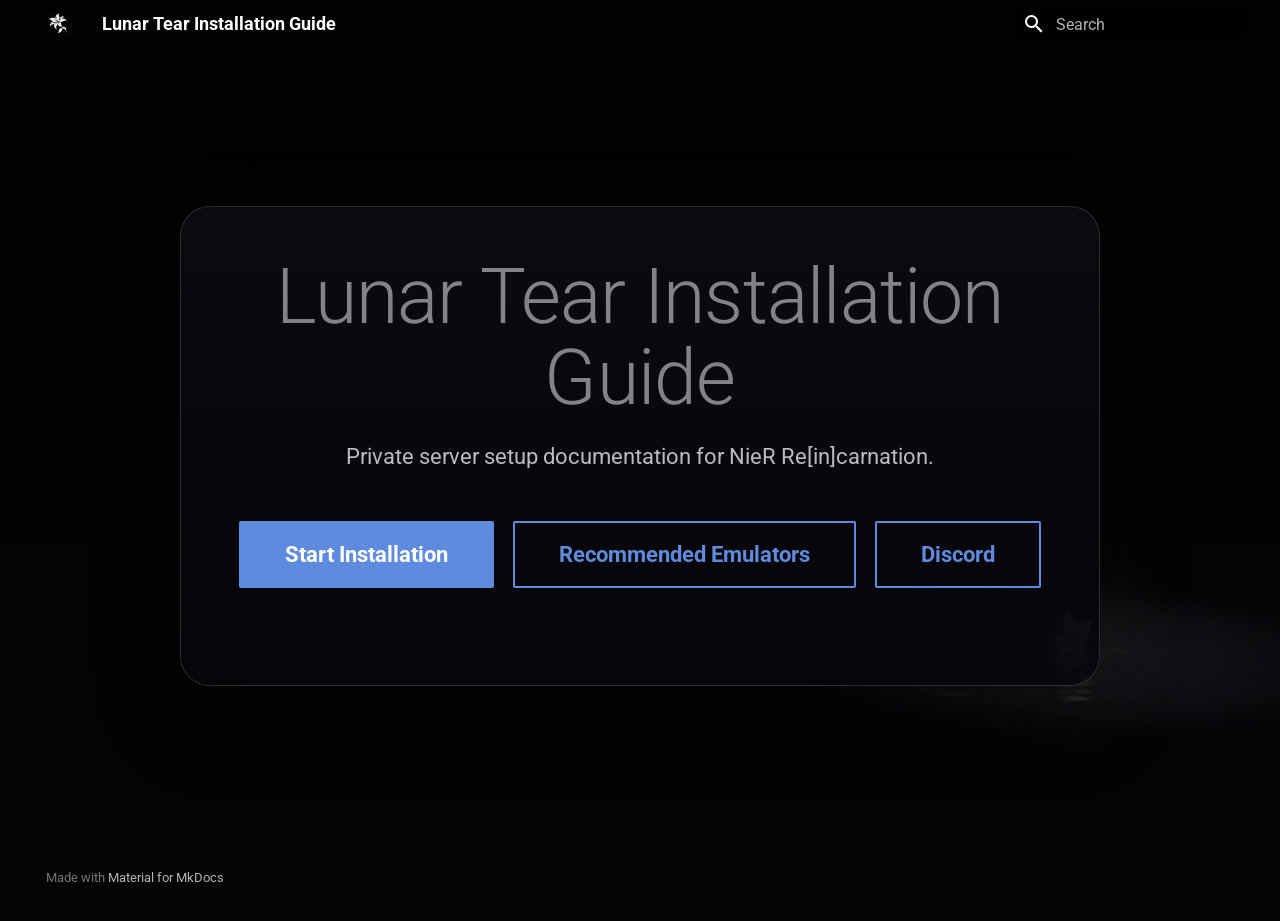
<file: site/index.html>
<!doctype html>
<html lang="en" class="no-js">
  <head>
    
      <meta charset="utf-8">
      <meta name="viewport" content="width=device-width,initial-scale=1">
      
      
      
      
      
        <link rel="next" href="installation/">
      
      
        
      
      
      <link rel="icon" href="images/icon.webp">
      <meta name="generator" content="mkdocs-1.6.1, mkdocs-material-9.7.6">
    
    
      
        <title>Lunar Tear Installation Guide</title>
      
    
    
      <link rel="stylesheet" href="assets/stylesheets/main.484c7ddc.min.css">
      
        
        <link rel="stylesheet" href="assets/stylesheets/palette.ab4e12ef.min.css">
      
      


    
    
      
    
    
      
        
        
        <link rel="preconnect" href="https://fonts.gstatic.com" crossorigin>
        <link rel="stylesheet" href="https://fonts.googleapis.com/css?family=Roboto:300,300i,400,400i,700,700i%7CRoboto+Mono:400,400i,700,700i&display=fallback">
        <style>:root{--md-text-font:"Roboto";--md-code-font:"Roboto Mono"}</style>
      
    
    
      <link rel="stylesheet" href="stylesheets/extra.css">
    
    <script>__md_scope=new URL(".",location),__md_hash=e=>[...e].reduce(((e,_)=>(e<<5)-e+_.charCodeAt(0)),0),__md_get=(e,_=localStorage,t=__md_scope)=>JSON.parse(_.getItem(t.pathname+"."+e)),__md_set=(e,_,t=localStorage,a=__md_scope)=>{try{t.setItem(a.pathname+"."+e,JSON.stringify(_))}catch(e){}}</script>
    
      

    
    
  </head>
  
  
    
    
      
    
    
    
    
    <body dir="ltr" data-md-color-scheme="slate" data-md-color-primary="black" data-md-color-accent="white">
  
    
    <input class="md-toggle" data-md-toggle="drawer" type="checkbox" id="__drawer" autocomplete="off">
    <input class="md-toggle" data-md-toggle="search" type="checkbox" id="__search" autocomplete="off">
    <label class="md-overlay" for="__drawer"></label>
    <div data-md-component="skip">
      
        
        <a href="#lunar-tear-installation-guide" class="md-skip">
          Skip to content
        </a>
      
    </div>
    <div data-md-component="announce">
      
    </div>
    
    
      

  

<header class="md-header md-header--shadow" data-md-component="header">
  <nav class="md-header__inner md-grid" aria-label="Header">
    <a href="." title="Lunar Tear Installation Guide" class="md-header__button md-logo" aria-label="Lunar Tear Installation Guide" data-md-component="logo">
      
  <img src="images/icon.webp" alt="logo">

    </a>
    <label class="md-header__button md-icon" for="__drawer">
      
      <svg xmlns="http://www.w3.org/2000/svg" viewBox="0 0 24 24"><path d="M3 6h18v2H3zm0 5h18v2H3zm0 5h18v2H3z"/></svg>
    </label>
    <div class="md-header__title" data-md-component="header-title">
      <div class="md-header__ellipsis">
        <div class="md-header__topic">
          <span class="md-ellipsis">
            Lunar Tear Installation Guide
          </span>
        </div>
        <div class="md-header__topic" data-md-component="header-topic">
          <span class="md-ellipsis">
            
              Home
            
          </span>
        </div>
      </div>
    </div>
    
      
        <form class="md-header__option" data-md-component="palette">
  
    
    
    
    <input class="md-option" data-md-color-media="" data-md-color-scheme="slate" data-md-color-primary="black" data-md-color-accent="white"  aria-hidden="true"  type="radio" name="__palette" id="__palette_0">
    
  
</form>
      
    
    
      <script>var palette=__md_get("__palette");if(palette&&palette.color){if("(prefers-color-scheme)"===palette.color.media){var media=matchMedia("(prefers-color-scheme: light)"),input=document.querySelector(media.matches?"[data-md-color-media='(prefers-color-scheme: light)']":"[data-md-color-media='(prefers-color-scheme: dark)']");palette.color.media=input.getAttribute("data-md-color-media"),palette.color.scheme=input.getAttribute("data-md-color-scheme"),palette.color.primary=input.getAttribute("data-md-color-primary"),palette.color.accent=input.getAttribute("data-md-color-accent")}for(var[key,value]of Object.entries(palette.color))document.body.setAttribute("data-md-color-"+key,value)}</script>
    
    
    
      
      
        <label class="md-header__button md-icon" for="__search">
          
          <svg xmlns="http://www.w3.org/2000/svg" viewBox="0 0 24 24"><path d="M9.5 3A6.5 6.5 0 0 1 16 9.5c0 1.61-.59 3.09-1.56 4.23l.27.27h.79l5 5-1.5 1.5-5-5v-.79l-.27-.27A6.52 6.52 0 0 1 9.5 16 6.5 6.5 0 0 1 3 9.5 6.5 6.5 0 0 1 9.5 3m0 2C7 5 5 7 5 9.5S7 14 9.5 14 14 12 14 9.5 12 5 9.5 5"/></svg>
        </label>
        <div class="md-search" data-md-component="search" role="dialog">
  <label class="md-search__overlay" for="__search"></label>
  <div class="md-search__inner" role="search">
    <form class="md-search__form" name="search">
      <input type="text" class="md-search__input" name="query" aria-label="Search" placeholder="Search" autocapitalize="off" autocorrect="off" autocomplete="off" spellcheck="false" data-md-component="search-query" required>
      <label class="md-search__icon md-icon" for="__search">
        
        <svg xmlns="http://www.w3.org/2000/svg" viewBox="0 0 24 24"><path d="M9.5 3A6.5 6.5 0 0 1 16 9.5c0 1.61-.59 3.09-1.56 4.23l.27.27h.79l5 5-1.5 1.5-5-5v-.79l-.27-.27A6.52 6.52 0 0 1 9.5 16 6.5 6.5 0 0 1 3 9.5 6.5 6.5 0 0 1 9.5 3m0 2C7 5 5 7 5 9.5S7 14 9.5 14 14 12 14 9.5 12 5 9.5 5"/></svg>
        
        <svg xmlns="http://www.w3.org/2000/svg" viewBox="0 0 24 24"><path d="M20 11v2H8l5.5 5.5-1.42 1.42L4.16 12l7.92-7.92L13.5 5.5 8 11z"/></svg>
      </label>
      <nav class="md-search__options" aria-label="Search">
        
        <button type="reset" class="md-search__icon md-icon" title="Clear" aria-label="Clear" tabindex="-1">
          
          <svg xmlns="http://www.w3.org/2000/svg" viewBox="0 0 24 24"><path d="M19 6.41 17.59 5 12 10.59 6.41 5 5 6.41 10.59 12 5 17.59 6.41 19 12 13.41 17.59 19 19 17.59 13.41 12z"/></svg>
        </button>
      </nav>
      
    </form>
    <div class="md-search__output">
      <div class="md-search__scrollwrap" tabindex="0" data-md-scrollfix>
        <div class="md-search-result" data-md-component="search-result">
          <div class="md-search-result__meta">
            Initializing search
          </div>
          <ol class="md-search-result__list" role="presentation"></ol>
        </div>
      </div>
    </div>
  </div>
</div>
      
    
    
  </nav>
  
</header>
    
    <div class="md-container" data-md-component="container">
      
      
        
          
        
      
      <main class="md-main" data-md-component="main">
        <div class="md-main__inner md-grid">
          
            
              
                
              
              <div class="md-sidebar md-sidebar--primary" data-md-component="sidebar" data-md-type="navigation" hidden>
                <div class="md-sidebar__scrollwrap">
                  <div class="md-sidebar__inner">
                    



<nav class="md-nav md-nav--primary" aria-label="Navigation" data-md-level="0">
  <label class="md-nav__title" for="__drawer">
    <a href="." title="Lunar Tear Installation Guide" class="md-nav__button md-logo" aria-label="Lunar Tear Installation Guide" data-md-component="logo">
      
  <img src="images/icon.webp" alt="logo">

    </a>
    Lunar Tear Installation Guide
  </label>
  
  <ul class="md-nav__list" data-md-scrollfix>
    
      
      
  
  
    
  
  
  
    <li class="md-nav__item md-nav__item--active">
      
      <input class="md-nav__toggle md-toggle" type="checkbox" id="__toc">
      
      
        
      
      
      <a href="." class="md-nav__link md-nav__link--active">
        
  
  
  <span class="md-ellipsis">
    
  
    Home
  

    
  </span>
  
  

      </a>
      
    </li>
  

    
      
      
  
  
  
  
    <li class="md-nav__item">
      <a href="installation/" class="md-nav__link">
        
  
  
  <span class="md-ellipsis">
    
  
    Installation
  

    
  </span>
  
  

      </a>
    </li>
  

    
      
      
  
  
  
  
    <li class="md-nav__item">
      <a href="android-build-tools/" class="md-nav__link">
        
  
  
  <span class="md-ellipsis">
    
  
    Android Build Tools
  

    
  </span>
  
  

      </a>
    </li>
  

    
      
      
  
  
  
  
    <li class="md-nav__item">
      <a href="recommended-emulators/" class="md-nav__link">
        
  
  
  <span class="md-ellipsis">
    
  
    Recommended Emulators
  

    
  </span>
  
  

      </a>
    </li>
  

    
      
      
  
  
  
  
    <li class="md-nav__item">
      <a href="known-issues/" class="md-nav__link">
        
  
  
  <span class="md-ellipsis">
    
  
    Known Issues
  

    
  </span>
  
  

      </a>
    </li>
  

    
      
      
  
  
  
  
    <li class="md-nav__item">
      <a href="updating/" class="md-nav__link">
        
  
  
  <span class="md-ellipsis">
    
  
    Updating
  

    
  </span>
  
  

      </a>
    </li>
  

    
      
      
  
  
  
  
    <li class="md-nav__item">
      <a href="tailscale-setup/" class="md-nav__link">
        
  
  
  <span class="md-ellipsis">
    
  
    Tailscale Setup
  

    
  </span>
  
  

      </a>
    </li>
  

    
      
      
  
  
  
  
    <li class="md-nav__item">
      <a href="video/" class="md-nav__link">
        
  
  
  <span class="md-ellipsis">
    
  
    Video Resources
  

    
  </span>
  
  

      </a>
    </li>
  

    
  </ul>
</nav>
                  </div>
                </div>
              </div>
            
            
              
                
              
              <div class="md-sidebar md-sidebar--secondary" data-md-component="sidebar" data-md-type="toc" hidden>
                <div class="md-sidebar__scrollwrap">
                  <div class="md-sidebar__inner">
                    

<nav class="md-nav md-nav--secondary" aria-label="Table of contents">
  
  
  
    
  
  
</nav>
                  </div>
                </div>
              </div>
            
          
          
            <div class="md-content" data-md-component="content">
              
              <article class="md-content__inner md-typeset">
                
                  
  




<div class="hero">
<div class="hero__content">
<h1 id="lunar-tear-installation-guide">Lunar Tear Installation Guide</h1>
<p>Private server setup documentation for NieR Re[in]carnation.</p>
<p><a class="md-button md-button--primary" href="installation/">Start Installation</a>
<a class="md-button" href="recommended-emulators/">Recommended Emulators</a>
<a class="md-button" href="https://discord.gg/qwxXvTqpqT">Discord</a></p>
</div>
</div>







  
    
  
  
    
  


  <aside class="md-source-file">
    
      
  <span class="md-source-file__fact">
    <span class="md-icon" title="Last update">
      <svg xmlns="http://www.w3.org/2000/svg" viewBox="0 0 24 24"><path d="M21 13.1c-.1 0-.3.1-.4.2l-1 1 2.1 2.1 1-1c.2-.2.2-.6 0-.8l-1.3-1.3c-.1-.1-.2-.2-.4-.2m-1.9 1.8-6.1 6V23h2.1l6.1-6.1zM12.5 7v5.2l4 2.4-1 1L11 13V7zM11 21.9c-5.1-.5-9-4.8-9-9.9C2 6.5 6.5 2 12 2c5.3 0 9.6 4.1 10 9.3-.3-.1-.6-.2-1-.2s-.7.1-1 .2C19.6 7.2 16.2 4 12 4c-4.4 0-8 3.6-8 8 0 4.1 3.1 7.5 7.1 7.9l-.1.2z"/></svg>
    </span>
    <span class="git-revision-date-localized-plugin git-revision-date-localized-plugin-datetime" title="April 17, 2026 03:21:49 UTC">April 17, 2026 03:21:49</span>
  </span>

    
    
      
  <span class="md-source-file__fact">
    <span class="md-icon" title="Created">
      <svg xmlns="http://www.w3.org/2000/svg" viewBox="0 0 24 24"><path d="M14.47 15.08 11 13V7h1.5v5.25l3.08 1.83c-.41.28-.79.62-1.11 1m-1.39 4.84c-.36.05-.71.08-1.08.08-4.42 0-8-3.58-8-8s3.58-8 8-8 8 3.58 8 8c0 .37-.03.72-.08 1.08.69.1 1.33.32 1.92.64.1-.56.16-1.13.16-1.72 0-5.5-4.5-10-10-10S2 6.5 2 12s4.47 10 10 10c.59 0 1.16-.06 1.72-.16-.32-.59-.54-1.23-.64-1.92M18 15v3h-3v2h3v3h2v-3h3v-2h-3v-3z"/></svg>
    </span>
    <span class="git-revision-date-localized-plugin git-revision-date-localized-plugin-datetime" title="April 15, 2026 01:27:51 UTC">April 15, 2026 01:27:51</span>
  </span>

    
    
    
  </aside>



  



                
              </article>
            </div>
          
          
<script>var target=document.getElementById(location.hash.slice(1));target&&target.name&&(target.checked=target.name.startsWith("__tabbed_"))</script>
        </div>
        
      </main>
      
        <footer class="md-footer">
  
  <div class="md-footer-meta md-typeset">
    <div class="md-footer-meta__inner md-grid">
      <div class="md-copyright">
  
  
    Made with
    <a href="https://squidfunk.github.io/mkdocs-material/" target="_blank" rel="noopener">
      Material for MkDocs
    </a>
  
</div>
      
    </div>
  </div>
</footer>
      
    </div>
    <div class="md-dialog" data-md-component="dialog">
      <div class="md-dialog__inner md-typeset"></div>
    </div>
    
    
    
      
      
      <script id="__config" type="application/json">{"annotate": null, "base": ".", "features": ["navigation.instant", "navigation.sections", "search.highlight", "content.code.copy"], "search": "assets/javascripts/workers/search.2c215733.min.js", "tags": null, "translations": {"clipboard.copied": "Copied to clipboard", "clipboard.copy": "Copy to clipboard", "search.result.more.one": "1 more on this page", "search.result.more.other": "# more on this page", "search.result.none": "No matching documents", "search.result.one": "1 matching document", "search.result.other": "# matching documents", "search.result.placeholder": "Type to start searching", "search.result.term.missing": "Missing", "select.version": "Select version"}, "version": null}</script>
    
    
      <script src="assets/javascripts/bundle.79ae519e.min.js"></script>
      
    
  </body>
</html>
</file>
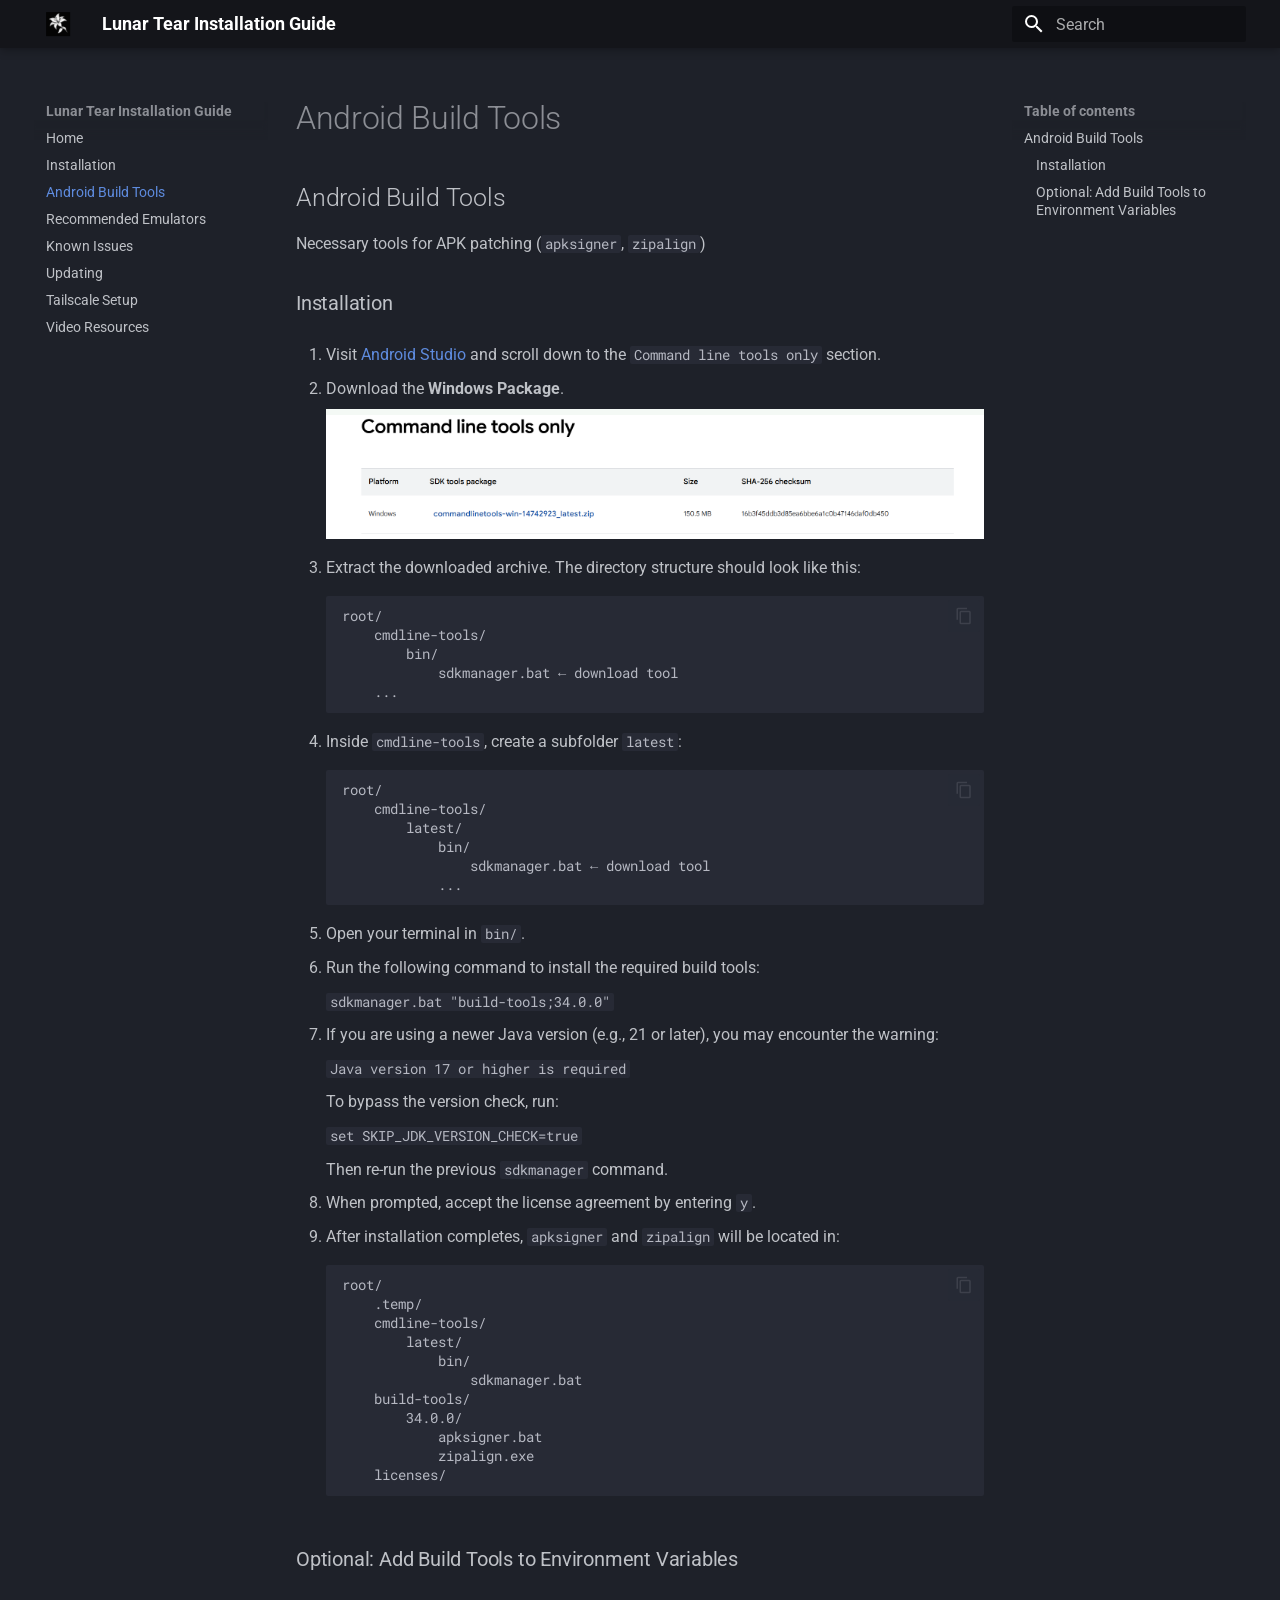
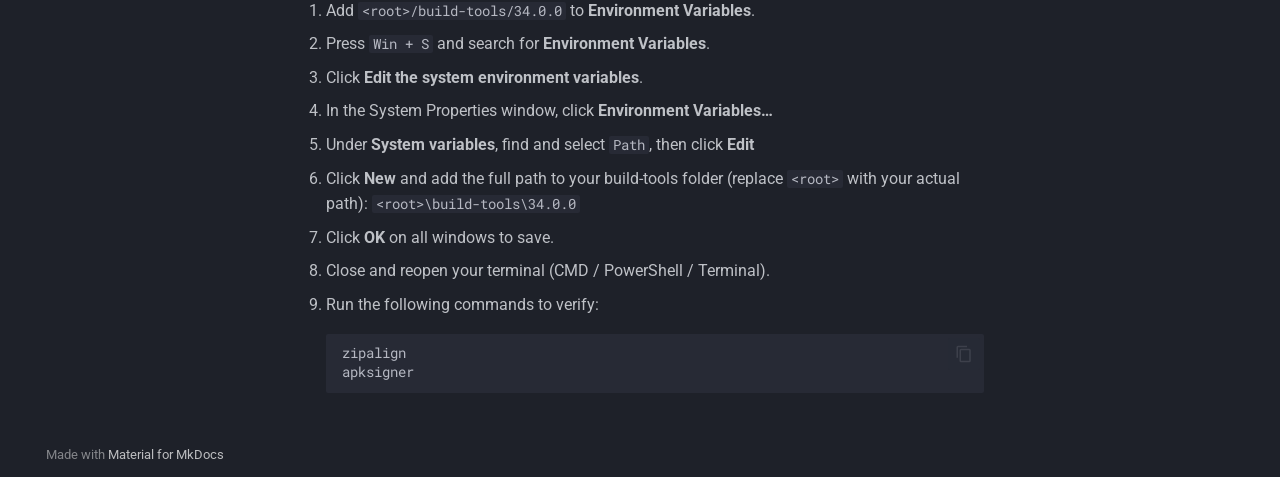
<file: site/android-build-tools/index.html>
<!doctype html>
<html lang="en" class="no-js">
  <head>
    
      <meta charset="utf-8">
      <meta name="viewport" content="width=device-width,initial-scale=1">
      
      
      
      
        <link rel="prev" href="../installation/">
      
      
        <link rel="next" href="../recommended-emulators/">
      
      
        
      
      
      <link rel="icon" href="../images/icon.webp">
      <meta name="generator" content="mkdocs-1.6.1, mkdocs-material-9.7.6">
    
    
      
        <title>Android Build Tools - Lunar Tear Installation Guide</title>
      
    
    
      <link rel="stylesheet" href="../assets/stylesheets/main.484c7ddc.min.css">
      
        
        <link rel="stylesheet" href="../assets/stylesheets/palette.ab4e12ef.min.css">
      
      


    
    
      
    
    
      
        
        
        <link rel="preconnect" href="https://fonts.gstatic.com" crossorigin>
        <link rel="stylesheet" href="https://fonts.googleapis.com/css?family=Roboto:300,300i,400,400i,700,700i%7CRoboto+Mono:400,400i,700,700i&display=fallback">
        <style>:root{--md-text-font:"Roboto";--md-code-font:"Roboto Mono"}</style>
      
    
    
      <link rel="stylesheet" href="../stylesheets/extra.css">
    
    <script>__md_scope=new URL("..",location),__md_hash=e=>[...e].reduce(((e,_)=>(e<<5)-e+_.charCodeAt(0)),0),__md_get=(e,_=localStorage,t=__md_scope)=>JSON.parse(_.getItem(t.pathname+"."+e)),__md_set=(e,_,t=localStorage,a=__md_scope)=>{try{t.setItem(a.pathname+"."+e,JSON.stringify(_))}catch(e){}}</script>
    
      

    
    
  </head>
  
  
    
    
      
    
    
    
    
    <body dir="ltr" data-md-color-scheme="slate" data-md-color-primary="black" data-md-color-accent="white">
  
    
    <input class="md-toggle" data-md-toggle="drawer" type="checkbox" id="__drawer" autocomplete="off">
    <input class="md-toggle" data-md-toggle="search" type="checkbox" id="__search" autocomplete="off">
    <label class="md-overlay" for="__drawer"></label>
    <div data-md-component="skip">
      
        
        <a href="#android-build-tools" class="md-skip">
          Skip to content
        </a>
      
    </div>
    <div data-md-component="announce">
      
    </div>
    
    
      

  

<header class="md-header md-header--shadow" data-md-component="header">
  <nav class="md-header__inner md-grid" aria-label="Header">
    <a href=".." title="Lunar Tear Installation Guide" class="md-header__button md-logo" aria-label="Lunar Tear Installation Guide" data-md-component="logo">
      
  <img src="../images/icon.webp" alt="logo">

    </a>
    <label class="md-header__button md-icon" for="__drawer">
      
      <svg xmlns="http://www.w3.org/2000/svg" viewBox="0 0 24 24"><path d="M3 6h18v2H3zm0 5h18v2H3zm0 5h18v2H3z"/></svg>
    </label>
    <div class="md-header__title" data-md-component="header-title">
      <div class="md-header__ellipsis">
        <div class="md-header__topic">
          <span class="md-ellipsis">
            Lunar Tear Installation Guide
          </span>
        </div>
        <div class="md-header__topic" data-md-component="header-topic">
          <span class="md-ellipsis">
            
              Android Build Tools
            
          </span>
        </div>
      </div>
    </div>
    
      
        <form class="md-header__option" data-md-component="palette">
  
    
    
    
    <input class="md-option" data-md-color-media="" data-md-color-scheme="slate" data-md-color-primary="black" data-md-color-accent="white"  aria-hidden="true"  type="radio" name="__palette" id="__palette_0">
    
  
</form>
      
    
    
      <script>var palette=__md_get("__palette");if(palette&&palette.color){if("(prefers-color-scheme)"===palette.color.media){var media=matchMedia("(prefers-color-scheme: light)"),input=document.querySelector(media.matches?"[data-md-color-media='(prefers-color-scheme: light)']":"[data-md-color-media='(prefers-color-scheme: dark)']");palette.color.media=input.getAttribute("data-md-color-media"),palette.color.scheme=input.getAttribute("data-md-color-scheme"),palette.color.primary=input.getAttribute("data-md-color-primary"),palette.color.accent=input.getAttribute("data-md-color-accent")}for(var[key,value]of Object.entries(palette.color))document.body.setAttribute("data-md-color-"+key,value)}</script>
    
    
    
      
      
        <label class="md-header__button md-icon" for="__search">
          
          <svg xmlns="http://www.w3.org/2000/svg" viewBox="0 0 24 24"><path d="M9.5 3A6.5 6.5 0 0 1 16 9.5c0 1.61-.59 3.09-1.56 4.23l.27.27h.79l5 5-1.5 1.5-5-5v-.79l-.27-.27A6.52 6.52 0 0 1 9.5 16 6.5 6.5 0 0 1 3 9.5 6.5 6.5 0 0 1 9.5 3m0 2C7 5 5 7 5 9.5S7 14 9.5 14 14 12 14 9.5 12 5 9.5 5"/></svg>
        </label>
        <div class="md-search" data-md-component="search" role="dialog">
  <label class="md-search__overlay" for="__search"></label>
  <div class="md-search__inner" role="search">
    <form class="md-search__form" name="search">
      <input type="text" class="md-search__input" name="query" aria-label="Search" placeholder="Search" autocapitalize="off" autocorrect="off" autocomplete="off" spellcheck="false" data-md-component="search-query" required>
      <label class="md-search__icon md-icon" for="__search">
        
        <svg xmlns="http://www.w3.org/2000/svg" viewBox="0 0 24 24"><path d="M9.5 3A6.5 6.5 0 0 1 16 9.5c0 1.61-.59 3.09-1.56 4.23l.27.27h.79l5 5-1.5 1.5-5-5v-.79l-.27-.27A6.52 6.52 0 0 1 9.5 16 6.5 6.5 0 0 1 3 9.5 6.5 6.5 0 0 1 9.5 3m0 2C7 5 5 7 5 9.5S7 14 9.5 14 14 12 14 9.5 12 5 9.5 5"/></svg>
        
        <svg xmlns="http://www.w3.org/2000/svg" viewBox="0 0 24 24"><path d="M20 11v2H8l5.5 5.5-1.42 1.42L4.16 12l7.92-7.92L13.5 5.5 8 11z"/></svg>
      </label>
      <nav class="md-search__options" aria-label="Search">
        
        <button type="reset" class="md-search__icon md-icon" title="Clear" aria-label="Clear" tabindex="-1">
          
          <svg xmlns="http://www.w3.org/2000/svg" viewBox="0 0 24 24"><path d="M19 6.41 17.59 5 12 10.59 6.41 5 5 6.41 10.59 12 5 17.59 6.41 19 12 13.41 17.59 19 19 17.59 13.41 12z"/></svg>
        </button>
      </nav>
      
    </form>
    <div class="md-search__output">
      <div class="md-search__scrollwrap" tabindex="0" data-md-scrollfix>
        <div class="md-search-result" data-md-component="search-result">
          <div class="md-search-result__meta">
            Initializing search
          </div>
          <ol class="md-search-result__list" role="presentation"></ol>
        </div>
      </div>
    </div>
  </div>
</div>
      
    
    
  </nav>
  
</header>
    
    <div class="md-container" data-md-component="container">
      
      
        
          
        
      
      <main class="md-main" data-md-component="main">
        <div class="md-main__inner md-grid">
          
            
              
              <div class="md-sidebar md-sidebar--primary" data-md-component="sidebar" data-md-type="navigation" >
                <div class="md-sidebar__scrollwrap">
                  <div class="md-sidebar__inner">
                    



<nav class="md-nav md-nav--primary" aria-label="Navigation" data-md-level="0">
  <label class="md-nav__title" for="__drawer">
    <a href=".." title="Lunar Tear Installation Guide" class="md-nav__button md-logo" aria-label="Lunar Tear Installation Guide" data-md-component="logo">
      
  <img src="../images/icon.webp" alt="logo">

    </a>
    Lunar Tear Installation Guide
  </label>
  
  <ul class="md-nav__list" data-md-scrollfix>
    
      
      
  
  
  
  
    <li class="md-nav__item">
      <a href=".." class="md-nav__link">
        
  
  
  <span class="md-ellipsis">
    
  
    Home
  

    
  </span>
  
  

      </a>
    </li>
  

    
      
      
  
  
  
  
    <li class="md-nav__item">
      <a href="../installation/" class="md-nav__link">
        
  
  
  <span class="md-ellipsis">
    
  
    Installation
  

    
  </span>
  
  

      </a>
    </li>
  

    
      
      
  
  
    
  
  
  
    <li class="md-nav__item md-nav__item--active">
      
      <input class="md-nav__toggle md-toggle" type="checkbox" id="__toc">
      
      
      
        <label class="md-nav__link md-nav__link--active" for="__toc">
          
  
  
  <span class="md-ellipsis">
    
  
    Android Build Tools
  

    
  </span>
  
  

          <span class="md-nav__icon md-icon"></span>
        </label>
      
      <a href="./" class="md-nav__link md-nav__link--active">
        
  
  
  <span class="md-ellipsis">
    
  
    Android Build Tools
  

    
  </span>
  
  

      </a>
      
        

<nav class="md-nav md-nav--secondary" aria-label="Table of contents">
  
  
  
  
    <label class="md-nav__title" for="__toc">
      <span class="md-nav__icon md-icon"></span>
      Table of contents
    </label>
    <ul class="md-nav__list" data-md-component="toc" data-md-scrollfix>
      
        <li class="md-nav__item">
  <a href="#android-build-tools" class="md-nav__link">
    <span class="md-ellipsis">
      
        Android Build Tools
      
    </span>
  </a>
  
    <nav class="md-nav" aria-label="Android Build Tools">
      <ul class="md-nav__list">
        
          <li class="md-nav__item">
  <a href="#installation" class="md-nav__link">
    <span class="md-ellipsis">
      
        Installation
      
    </span>
  </a>
  
</li>
        
          <li class="md-nav__item">
  <a href="#optional-add-build-tools-to-environment-variables" class="md-nav__link">
    <span class="md-ellipsis">
      
        Optional: Add Build Tools to Environment Variables
      
    </span>
  </a>
  
</li>
        
      </ul>
    </nav>
  
</li>
      
    </ul>
  
</nav>
      
    </li>
  

    
      
      
  
  
  
  
    <li class="md-nav__item">
      <a href="../recommended-emulators/" class="md-nav__link">
        
  
  
  <span class="md-ellipsis">
    
  
    Recommended Emulators
  

    
  </span>
  
  

      </a>
    </li>
  

    
      
      
  
  
  
  
    <li class="md-nav__item">
      <a href="../known-issues/" class="md-nav__link">
        
  
  
  <span class="md-ellipsis">
    
  
    Known Issues
  

    
  </span>
  
  

      </a>
    </li>
  

    
      
      
  
  
  
  
    <li class="md-nav__item">
      <a href="../updating/" class="md-nav__link">
        
  
  
  <span class="md-ellipsis">
    
  
    Updating
  

    
  </span>
  
  

      </a>
    </li>
  

    
      
      
  
  
  
  
    <li class="md-nav__item">
      <a href="../tailscale-setup/" class="md-nav__link">
        
  
  
  <span class="md-ellipsis">
    
  
    Tailscale Setup
  

    
  </span>
  
  

      </a>
    </li>
  

    
      
      
  
  
  
  
    <li class="md-nav__item">
      <a href="../video/" class="md-nav__link">
        
  
  
  <span class="md-ellipsis">
    
  
    Video Resources
  

    
  </span>
  
  

      </a>
    </li>
  

    
  </ul>
</nav>
                  </div>
                </div>
              </div>
            
            
              
              <div class="md-sidebar md-sidebar--secondary" data-md-component="sidebar" data-md-type="toc" >
                <div class="md-sidebar__scrollwrap">
                  <div class="md-sidebar__inner">
                    

<nav class="md-nav md-nav--secondary" aria-label="Table of contents">
  
  
  
  
    <label class="md-nav__title" for="__toc">
      <span class="md-nav__icon md-icon"></span>
      Table of contents
    </label>
    <ul class="md-nav__list" data-md-component="toc" data-md-scrollfix>
      
        <li class="md-nav__item">
  <a href="#android-build-tools" class="md-nav__link">
    <span class="md-ellipsis">
      
        Android Build Tools
      
    </span>
  </a>
  
    <nav class="md-nav" aria-label="Android Build Tools">
      <ul class="md-nav__list">
        
          <li class="md-nav__item">
  <a href="#installation" class="md-nav__link">
    <span class="md-ellipsis">
      
        Installation
      
    </span>
  </a>
  
</li>
        
          <li class="md-nav__item">
  <a href="#optional-add-build-tools-to-environment-variables" class="md-nav__link">
    <span class="md-ellipsis">
      
        Optional: Add Build Tools to Environment Variables
      
    </span>
  </a>
  
</li>
        
      </ul>
    </nav>
  
</li>
      
    </ul>
  
</nav>
                  </div>
                </div>
              </div>
            
          
          
            <div class="md-content" data-md-component="content">
              
              <article class="md-content__inner md-typeset">
                
                  



  <h1>Android Build Tools</h1>

<h2 id="android-build-tools">Android Build Tools</h2>
<p>Necessary tools for APK patching (<code>apksigner</code>, <code>zipalign</code>)</p>
<h3 id="installation">Installation</h3>
<ol>
<li>
<p>Visit <a href="https://developer.android.com/studio">Android Studio</a> and scroll down to the <code>Command line tools only</code> section.</p>
</li>
<li>
<p>Download the <strong>Windows Package</strong>.</p>
<p><img alt="" src="../images/cmd_windows.png" /></p>
</li>
<li>
<p>Extract the downloaded archive. The directory structure should look like this:</p>
<pre><code>root/
    cmdline-tools/
        bin/
            sdkmanager.bat ← download tool
    ...
</code></pre>
</li>
<li>
<p>Inside <code>cmdline-tools</code>, create a subfolder <code>latest</code>:</p>
<pre><code>root/
    cmdline-tools/
        latest/
            bin/
                sdkmanager.bat ← download tool
            ...
</code></pre>
</li>
<li>
<p>Open your terminal in <code>bin/</code>.</p>
</li>
<li>
<p>Run the following command to install the required build tools:</p>
<p><code>sdkmanager.bat "build-tools;34.0.0"</code></p>
</li>
<li>
<p>If you are using a newer Java version (e.g., 21 or later), you may encounter the warning:</p>
<p><code>Java version 17 or higher is required</code></p>
<p>To bypass the version check, run:</p>
<p><code>set SKIP_JDK_VERSION_CHECK=true</code></p>
<p>Then re-run the previous <code>sdkmanager</code> command.</p>
</li>
<li>
<p>When prompted, accept the license agreement by entering <code>y</code>.</p>
</li>
<li>
<p>After installation completes, <code>apksigner</code> and <code>zipalign</code> will be located in:</p>
<pre><code>root/
    .temp/
    cmdline-tools/
        latest/
            bin/
                sdkmanager.bat
    build-tools/
        34.0.0/
            apksigner.bat
            zipalign.exe
    licenses/
</code></pre>
</li>
</ol>
<h3 id="optional-add-build-tools-to-environment-variables">Optional: Add Build Tools to Environment Variables</h3>
<ol>
<li>
<p>Add <code>&lt;root&gt;/build-tools/34.0.0</code> to <strong>Environment Variables</strong>.</p>
</li>
<li>
<p>Press <code>Win + S</code> and search for <strong>Environment Variables</strong>.</p>
</li>
<li>
<p>Click <strong>Edit the system environment variables</strong>.</p>
</li>
<li>
<p>In the System Properties window, click <strong>Environment Variables…</strong></p>
</li>
<li>
<p>Under <strong>System variables</strong>, find and select <code>Path</code>, then click <strong>Edit</strong></p>
</li>
<li>
<p>Click <strong>New</strong> and add the full path to your build-tools folder (replace <code>&lt;root&gt;</code> with your actual path): <code>&lt;root&gt;\build-tools\34.0.0</code></p>
</li>
<li>
<p>Click <strong>OK</strong> on all windows to save.</p>
</li>
<li>
<p>Close and reopen your terminal (CMD / PowerShell / Terminal).</p>
</li>
<li>
<p>Run the following commands to verify:</p>
<pre><code>zipalign
apksigner
</code></pre>
</li>
</ol>







  
    
  
  
    
  


  <aside class="md-source-file">
    
      
  <span class="md-source-file__fact">
    <span class="md-icon" title="Last update">
      <svg xmlns="http://www.w3.org/2000/svg" viewBox="0 0 24 24"><path d="M21 13.1c-.1 0-.3.1-.4.2l-1 1 2.1 2.1 1-1c.2-.2.2-.6 0-.8l-1.3-1.3c-.1-.1-.2-.2-.4-.2m-1.9 1.8-6.1 6V23h2.1l6.1-6.1zM12.5 7v5.2l4 2.4-1 1L11 13V7zM11 21.9c-5.1-.5-9-4.8-9-9.9C2 6.5 6.5 2 12 2c5.3 0 9.6 4.1 10 9.3-.3-.1-.6-.2-1-.2s-.7.1-1 .2C19.6 7.2 16.2 4 12 4c-4.4 0-8 3.6-8 8 0 4.1 3.1 7.5 7.1 7.9l-.1.2z"/></svg>
    </span>
    <span class="git-revision-date-localized-plugin git-revision-date-localized-plugin-datetime" title="April 15, 2026 19:05:20 UTC">April 15, 2026 19:05:20</span>
  </span>

    
    
      
  <span class="md-source-file__fact">
    <span class="md-icon" title="Created">
      <svg xmlns="http://www.w3.org/2000/svg" viewBox="0 0 24 24"><path d="M14.47 15.08 11 13V7h1.5v5.25l3.08 1.83c-.41.28-.79.62-1.11 1m-1.39 4.84c-.36.05-.71.08-1.08.08-4.42 0-8-3.58-8-8s3.58-8 8-8 8 3.58 8 8c0 .37-.03.72-.08 1.08.69.1 1.33.32 1.92.64.1-.56.16-1.13.16-1.72 0-5.5-4.5-10-10-10S2 6.5 2 12s4.47 10 10 10c.59 0 1.16-.06 1.72-.16-.32-.59-.54-1.23-.64-1.92M18 15v3h-3v2h3v3h2v-3h3v-2h-3v-3z"/></svg>
    </span>
    <span class="git-revision-date-localized-plugin git-revision-date-localized-plugin-datetime" title="April 15, 2026 17:50:19 UTC">April 15, 2026 17:50:19</span>
  </span>

    
    
    
  </aside>





                
              </article>
            </div>
          
          
<script>var target=document.getElementById(location.hash.slice(1));target&&target.name&&(target.checked=target.name.startsWith("__tabbed_"))</script>
        </div>
        
      </main>
      
        <footer class="md-footer">
  
  <div class="md-footer-meta md-typeset">
    <div class="md-footer-meta__inner md-grid">
      <div class="md-copyright">
  
  
    Made with
    <a href="https://squidfunk.github.io/mkdocs-material/" target="_blank" rel="noopener">
      Material for MkDocs
    </a>
  
</div>
      
    </div>
  </div>
</footer>
      
    </div>
    <div class="md-dialog" data-md-component="dialog">
      <div class="md-dialog__inner md-typeset"></div>
    </div>
    
    
    
      
      
      <script id="__config" type="application/json">{"annotate": null, "base": "..", "features": ["navigation.instant", "navigation.sections", "search.highlight", "content.code.copy"], "search": "../assets/javascripts/workers/search.2c215733.min.js", "tags": null, "translations": {"clipboard.copied": "Copied to clipboard", "clipboard.copy": "Copy to clipboard", "search.result.more.one": "1 more on this page", "search.result.more.other": "# more on this page", "search.result.none": "No matching documents", "search.result.one": "1 matching document", "search.result.other": "# matching documents", "search.result.placeholder": "Type to start searching", "search.result.term.missing": "Missing", "select.version": "Select version"}, "version": null}</script>
    
    
      <script src="../assets/javascripts/bundle.79ae519e.min.js"></script>
      
    
  </body>
</html>
</file>
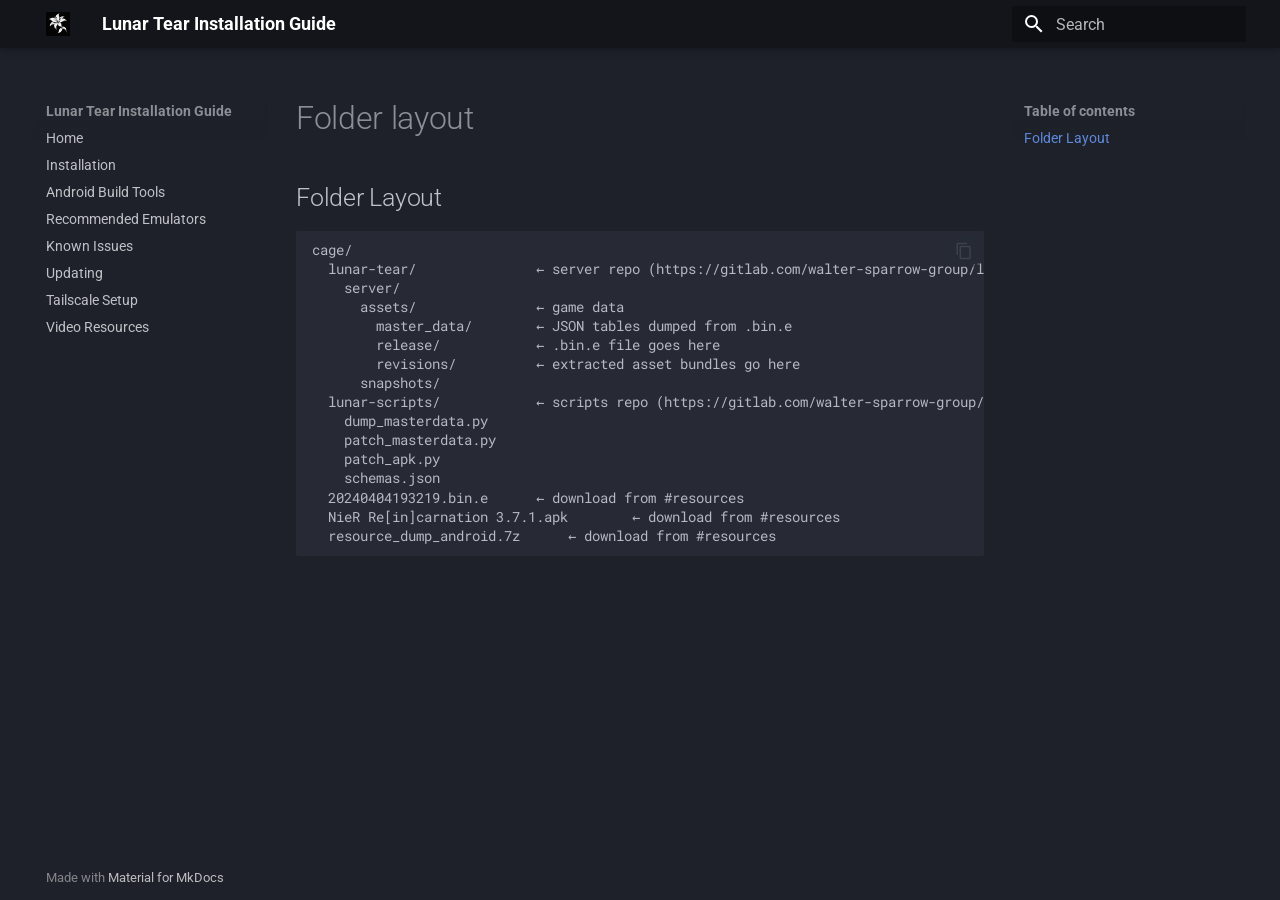
<file: site/folder-layout/index.html>
<!doctype html>
<html lang="en" class="no-js">
  <head>
    
      <meta charset="utf-8">
      <meta name="viewport" content="width=device-width,initial-scale=1">
      
      
      
      
      
      
        
      
      
      <link rel="icon" href="../images/icon.webp">
      <meta name="generator" content="mkdocs-1.6.1, mkdocs-material-9.7.6">
    
    
      
        <title>Folder layout - Lunar Tear Installation Guide</title>
      
    
    
      <link rel="stylesheet" href="../assets/stylesheets/main.484c7ddc.min.css">
      
        
        <link rel="stylesheet" href="../assets/stylesheets/palette.ab4e12ef.min.css">
      
      


    
    
      
    
    
      
        
        
        <link rel="preconnect" href="https://fonts.gstatic.com" crossorigin>
        <link rel="stylesheet" href="https://fonts.googleapis.com/css?family=Roboto:300,300i,400,400i,700,700i%7CRoboto+Mono:400,400i,700,700i&display=fallback">
        <style>:root{--md-text-font:"Roboto";--md-code-font:"Roboto Mono"}</style>
      
    
    
      <link rel="stylesheet" href="../stylesheets/extra.css">
    
    <script>__md_scope=new URL("..",location),__md_hash=e=>[...e].reduce(((e,_)=>(e<<5)-e+_.charCodeAt(0)),0),__md_get=(e,_=localStorage,t=__md_scope)=>JSON.parse(_.getItem(t.pathname+"."+e)),__md_set=(e,_,t=localStorage,a=__md_scope)=>{try{t.setItem(a.pathname+"."+e,JSON.stringify(_))}catch(e){}}</script>
    
      

    
    
  </head>
  
  
    
    
      
    
    
    
    
    <body dir="ltr" data-md-color-scheme="slate" data-md-color-primary="black" data-md-color-accent="white">
  
    
    <input class="md-toggle" data-md-toggle="drawer" type="checkbox" id="__drawer" autocomplete="off">
    <input class="md-toggle" data-md-toggle="search" type="checkbox" id="__search" autocomplete="off">
    <label class="md-overlay" for="__drawer"></label>
    <div data-md-component="skip">
      
        
        <a href="#folder-layout" class="md-skip">
          Skip to content
        </a>
      
    </div>
    <div data-md-component="announce">
      
    </div>
    
    
      

  

<header class="md-header md-header--shadow" data-md-component="header">
  <nav class="md-header__inner md-grid" aria-label="Header">
    <a href=".." title="Lunar Tear Installation Guide" class="md-header__button md-logo" aria-label="Lunar Tear Installation Guide" data-md-component="logo">
      
  <img src="../images/icon.webp" alt="logo">

    </a>
    <label class="md-header__button md-icon" for="__drawer">
      
      <svg xmlns="http://www.w3.org/2000/svg" viewBox="0 0 24 24"><path d="M3 6h18v2H3zm0 5h18v2H3zm0 5h18v2H3z"/></svg>
    </label>
    <div class="md-header__title" data-md-component="header-title">
      <div class="md-header__ellipsis">
        <div class="md-header__topic">
          <span class="md-ellipsis">
            Lunar Tear Installation Guide
          </span>
        </div>
        <div class="md-header__topic" data-md-component="header-topic">
          <span class="md-ellipsis">
            
              Folder layout
            
          </span>
        </div>
      </div>
    </div>
    
      
        <form class="md-header__option" data-md-component="palette">
  
    
    
    
    <input class="md-option" data-md-color-media="" data-md-color-scheme="slate" data-md-color-primary="black" data-md-color-accent="white"  aria-hidden="true"  type="radio" name="__palette" id="__palette_0">
    
  
</form>
      
    
    
      <script>var palette=__md_get("__palette");if(palette&&palette.color){if("(prefers-color-scheme)"===palette.color.media){var media=matchMedia("(prefers-color-scheme: light)"),input=document.querySelector(media.matches?"[data-md-color-media='(prefers-color-scheme: light)']":"[data-md-color-media='(prefers-color-scheme: dark)']");palette.color.media=input.getAttribute("data-md-color-media"),palette.color.scheme=input.getAttribute("data-md-color-scheme"),palette.color.primary=input.getAttribute("data-md-color-primary"),palette.color.accent=input.getAttribute("data-md-color-accent")}for(var[key,value]of Object.entries(palette.color))document.body.setAttribute("data-md-color-"+key,value)}</script>
    
    
    
      
      
        <label class="md-header__button md-icon" for="__search">
          
          <svg xmlns="http://www.w3.org/2000/svg" viewBox="0 0 24 24"><path d="M9.5 3A6.5 6.5 0 0 1 16 9.5c0 1.61-.59 3.09-1.56 4.23l.27.27h.79l5 5-1.5 1.5-5-5v-.79l-.27-.27A6.52 6.52 0 0 1 9.5 16 6.5 6.5 0 0 1 3 9.5 6.5 6.5 0 0 1 9.5 3m0 2C7 5 5 7 5 9.5S7 14 9.5 14 14 12 14 9.5 12 5 9.5 5"/></svg>
        </label>
        <div class="md-search" data-md-component="search" role="dialog">
  <label class="md-search__overlay" for="__search"></label>
  <div class="md-search__inner" role="search">
    <form class="md-search__form" name="search">
      <input type="text" class="md-search__input" name="query" aria-label="Search" placeholder="Search" autocapitalize="off" autocorrect="off" autocomplete="off" spellcheck="false" data-md-component="search-query" required>
      <label class="md-search__icon md-icon" for="__search">
        
        <svg xmlns="http://www.w3.org/2000/svg" viewBox="0 0 24 24"><path d="M9.5 3A6.5 6.5 0 0 1 16 9.5c0 1.61-.59 3.09-1.56 4.23l.27.27h.79l5 5-1.5 1.5-5-5v-.79l-.27-.27A6.52 6.52 0 0 1 9.5 16 6.5 6.5 0 0 1 3 9.5 6.5 6.5 0 0 1 9.5 3m0 2C7 5 5 7 5 9.5S7 14 9.5 14 14 12 14 9.5 12 5 9.5 5"/></svg>
        
        <svg xmlns="http://www.w3.org/2000/svg" viewBox="0 0 24 24"><path d="M20 11v2H8l5.5 5.5-1.42 1.42L4.16 12l7.92-7.92L13.5 5.5 8 11z"/></svg>
      </label>
      <nav class="md-search__options" aria-label="Search">
        
        <button type="reset" class="md-search__icon md-icon" title="Clear" aria-label="Clear" tabindex="-1">
          
          <svg xmlns="http://www.w3.org/2000/svg" viewBox="0 0 24 24"><path d="M19 6.41 17.59 5 12 10.59 6.41 5 5 6.41 10.59 12 5 17.59 6.41 19 12 13.41 17.59 19 19 17.59 13.41 12z"/></svg>
        </button>
      </nav>
      
    </form>
    <div class="md-search__output">
      <div class="md-search__scrollwrap" tabindex="0" data-md-scrollfix>
        <div class="md-search-result" data-md-component="search-result">
          <div class="md-search-result__meta">
            Initializing search
          </div>
          <ol class="md-search-result__list" role="presentation"></ol>
        </div>
      </div>
    </div>
  </div>
</div>
      
    
    
  </nav>
  
</header>
    
    <div class="md-container" data-md-component="container">
      
      
        
          
        
      
      <main class="md-main" data-md-component="main">
        <div class="md-main__inner md-grid">
          
            
              
              <div class="md-sidebar md-sidebar--primary" data-md-component="sidebar" data-md-type="navigation" >
                <div class="md-sidebar__scrollwrap">
                  <div class="md-sidebar__inner">
                    



<nav class="md-nav md-nav--primary" aria-label="Navigation" data-md-level="0">
  <label class="md-nav__title" for="__drawer">
    <a href=".." title="Lunar Tear Installation Guide" class="md-nav__button md-logo" aria-label="Lunar Tear Installation Guide" data-md-component="logo">
      
  <img src="../images/icon.webp" alt="logo">

    </a>
    Lunar Tear Installation Guide
  </label>
  
  <ul class="md-nav__list" data-md-scrollfix>
    
      
      
  
  
  
  
    <li class="md-nav__item">
      <a href=".." class="md-nav__link">
        
  
  
  <span class="md-ellipsis">
    
  
    Home
  

    
  </span>
  
  

      </a>
    </li>
  

    
      
      
  
  
  
  
    <li class="md-nav__item">
      <a href="../installation/" class="md-nav__link">
        
  
  
  <span class="md-ellipsis">
    
  
    Installation
  

    
  </span>
  
  

      </a>
    </li>
  

    
      
      
  
  
  
  
    <li class="md-nav__item">
      <a href="../android-build-tools/" class="md-nav__link">
        
  
  
  <span class="md-ellipsis">
    
  
    Android Build Tools
  

    
  </span>
  
  

      </a>
    </li>
  

    
      
      
  
  
  
  
    <li class="md-nav__item">
      <a href="../recommended-emulators/" class="md-nav__link">
        
  
  
  <span class="md-ellipsis">
    
  
    Recommended Emulators
  

    
  </span>
  
  

      </a>
    </li>
  

    
      
      
  
  
  
  
    <li class="md-nav__item">
      <a href="../known-issues/" class="md-nav__link">
        
  
  
  <span class="md-ellipsis">
    
  
    Known Issues
  

    
  </span>
  
  

      </a>
    </li>
  

    
      
      
  
  
  
  
    <li class="md-nav__item">
      <a href="../updating/" class="md-nav__link">
        
  
  
  <span class="md-ellipsis">
    
  
    Updating
  

    
  </span>
  
  

      </a>
    </li>
  

    
      
      
  
  
  
  
    <li class="md-nav__item">
      <a href="../tailscale-setup/" class="md-nav__link">
        
  
  
  <span class="md-ellipsis">
    
  
    Tailscale Setup
  

    
  </span>
  
  

      </a>
    </li>
  

    
      
      
  
  
  
  
    <li class="md-nav__item">
      <a href="../video/" class="md-nav__link">
        
  
  
  <span class="md-ellipsis">
    
  
    Video Resources
  

    
  </span>
  
  

      </a>
    </li>
  

    
  </ul>
</nav>
                  </div>
                </div>
              </div>
            
            
              
              <div class="md-sidebar md-sidebar--secondary" data-md-component="sidebar" data-md-type="toc" >
                <div class="md-sidebar__scrollwrap">
                  <div class="md-sidebar__inner">
                    

<nav class="md-nav md-nav--secondary" aria-label="Table of contents">
  
  
  
  
    <label class="md-nav__title" for="__toc">
      <span class="md-nav__icon md-icon"></span>
      Table of contents
    </label>
    <ul class="md-nav__list" data-md-component="toc" data-md-scrollfix>
      
        <li class="md-nav__item">
  <a href="#folder-layout" class="md-nav__link">
    <span class="md-ellipsis">
      
        Folder Layout
      
    </span>
  </a>
  
</li>
      
    </ul>
  
</nav>
                  </div>
                </div>
              </div>
            
          
          
            <div class="md-content" data-md-component="content">
              
              <article class="md-content__inner md-typeset">
                
                  



  <h1>Folder layout</h1>

<h2 id="folder-layout">Folder Layout</h2>
<pre><code>cage/
  lunar-tear/               ← server repo (https://gitlab.com/walter-sparrow-group/lunar-tear)
    server/
      assets/               ← game data
        master_data/        ← JSON tables dumped from .bin.e
        release/            ← .bin.e file goes here
        revisions/          ← extracted asset bundles go here
      snapshots/         
  lunar-scripts/            ← scripts repo (https://gitlab.com/walter-sparrow-group/lunar-scripts)
    dump_masterdata.py
    patch_masterdata.py
    patch_apk.py
    schemas.json            
  20240404193219.bin.e      ← download from #resources
  NieR Re[in]carnation 3.7.1.apk        ← download from #resources
  resource_dump_android.7z      ← download from #resources
</code></pre>







  
    
  
  
    
  


  <aside class="md-source-file">
    
      
  <span class="md-source-file__fact">
    <span class="md-icon" title="Last update">
      <svg xmlns="http://www.w3.org/2000/svg" viewBox="0 0 24 24"><path d="M21 13.1c-.1 0-.3.1-.4.2l-1 1 2.1 2.1 1-1c.2-.2.2-.6 0-.8l-1.3-1.3c-.1-.1-.2-.2-.4-.2m-1.9 1.8-6.1 6V23h2.1l6.1-6.1zM12.5 7v5.2l4 2.4-1 1L11 13V7zM11 21.9c-5.1-.5-9-4.8-9-9.9C2 6.5 6.5 2 12 2c5.3 0 9.6 4.1 10 9.3-.3-.1-.6-.2-1-.2s-.7.1-1 .2C19.6 7.2 16.2 4 12 4c-4.4 0-8 3.6-8 8 0 4.1 3.1 7.5 7.1 7.9l-.1.2z"/></svg>
    </span>
    <span class="git-revision-date-localized-plugin git-revision-date-localized-plugin-datetime" title="April 15, 2026 01:27:51 UTC">April 15, 2026 01:27:51</span>
  </span>

    
    
      
  <span class="md-source-file__fact">
    <span class="md-icon" title="Created">
      <svg xmlns="http://www.w3.org/2000/svg" viewBox="0 0 24 24"><path d="M14.47 15.08 11 13V7h1.5v5.25l3.08 1.83c-.41.28-.79.62-1.11 1m-1.39 4.84c-.36.05-.71.08-1.08.08-4.42 0-8-3.58-8-8s3.58-8 8-8 8 3.58 8 8c0 .37-.03.72-.08 1.08.69.1 1.33.32 1.92.64.1-.56.16-1.13.16-1.72 0-5.5-4.5-10-10-10S2 6.5 2 12s4.47 10 10 10c.59 0 1.16-.06 1.72-.16-.32-.59-.54-1.23-.64-1.92M18 15v3h-3v2h3v3h2v-3h3v-2h-3v-3z"/></svg>
    </span>
    <span class="git-revision-date-localized-plugin git-revision-date-localized-plugin-datetime" title="April 15, 2026 01:27:51 UTC">April 15, 2026 01:27:51</span>
  </span>

    
    
    
  </aside>





                
              </article>
            </div>
          
          
<script>var target=document.getElementById(location.hash.slice(1));target&&target.name&&(target.checked=target.name.startsWith("__tabbed_"))</script>
        </div>
        
      </main>
      
        <footer class="md-footer">
  
  <div class="md-footer-meta md-typeset">
    <div class="md-footer-meta__inner md-grid">
      <div class="md-copyright">
  
  
    Made with
    <a href="https://squidfunk.github.io/mkdocs-material/" target="_blank" rel="noopener">
      Material for MkDocs
    </a>
  
</div>
      
    </div>
  </div>
</footer>
      
    </div>
    <div class="md-dialog" data-md-component="dialog">
      <div class="md-dialog__inner md-typeset"></div>
    </div>
    
    
    
      
      
      <script id="__config" type="application/json">{"annotate": null, "base": "..", "features": ["navigation.instant", "navigation.sections", "search.highlight", "content.code.copy"], "search": "../assets/javascripts/workers/search.2c215733.min.js", "tags": null, "translations": {"clipboard.copied": "Copied to clipboard", "clipboard.copy": "Copy to clipboard", "search.result.more.one": "1 more on this page", "search.result.more.other": "# more on this page", "search.result.none": "No matching documents", "search.result.one": "1 matching document", "search.result.other": "# matching documents", "search.result.placeholder": "Type to start searching", "search.result.term.missing": "Missing", "select.version": "Select version"}, "version": null}</script>
    
    
      <script src="../assets/javascripts/bundle.79ae519e.min.js"></script>
      
    
  </body>
</html>
</file>
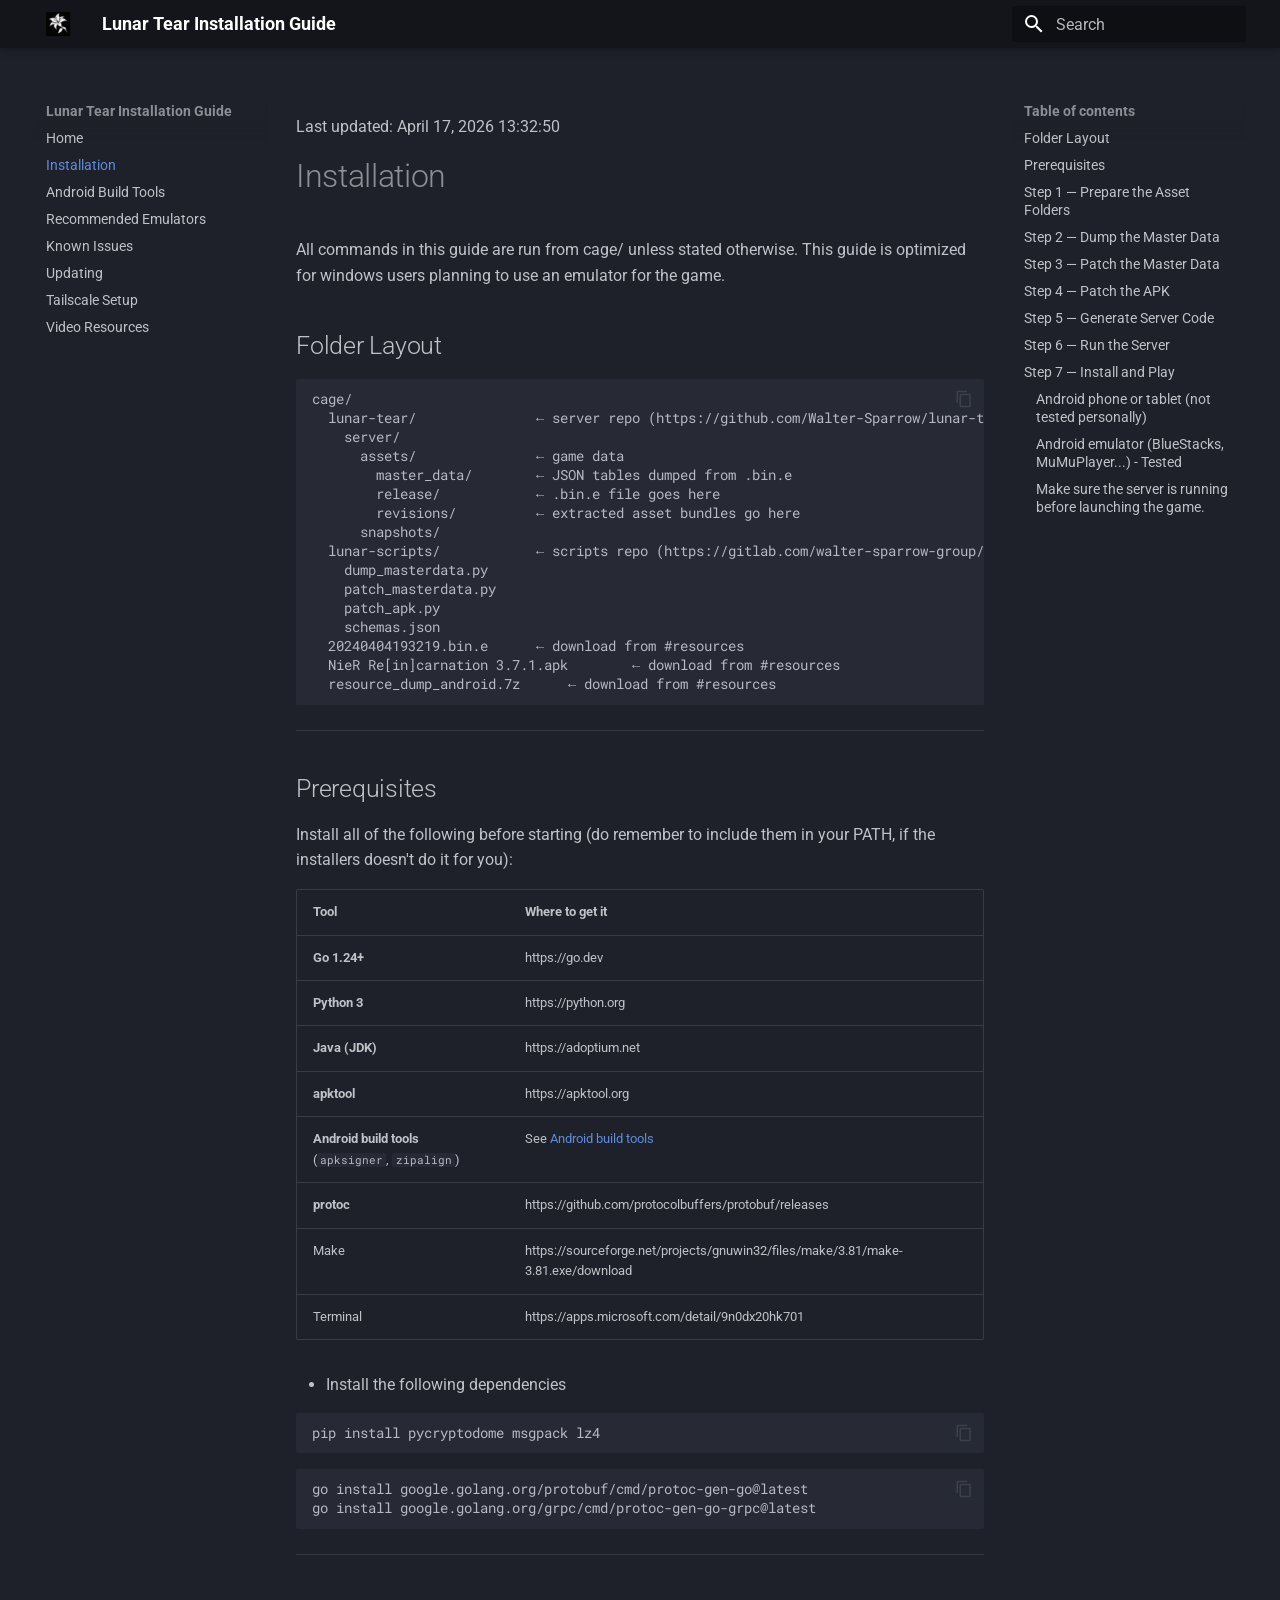
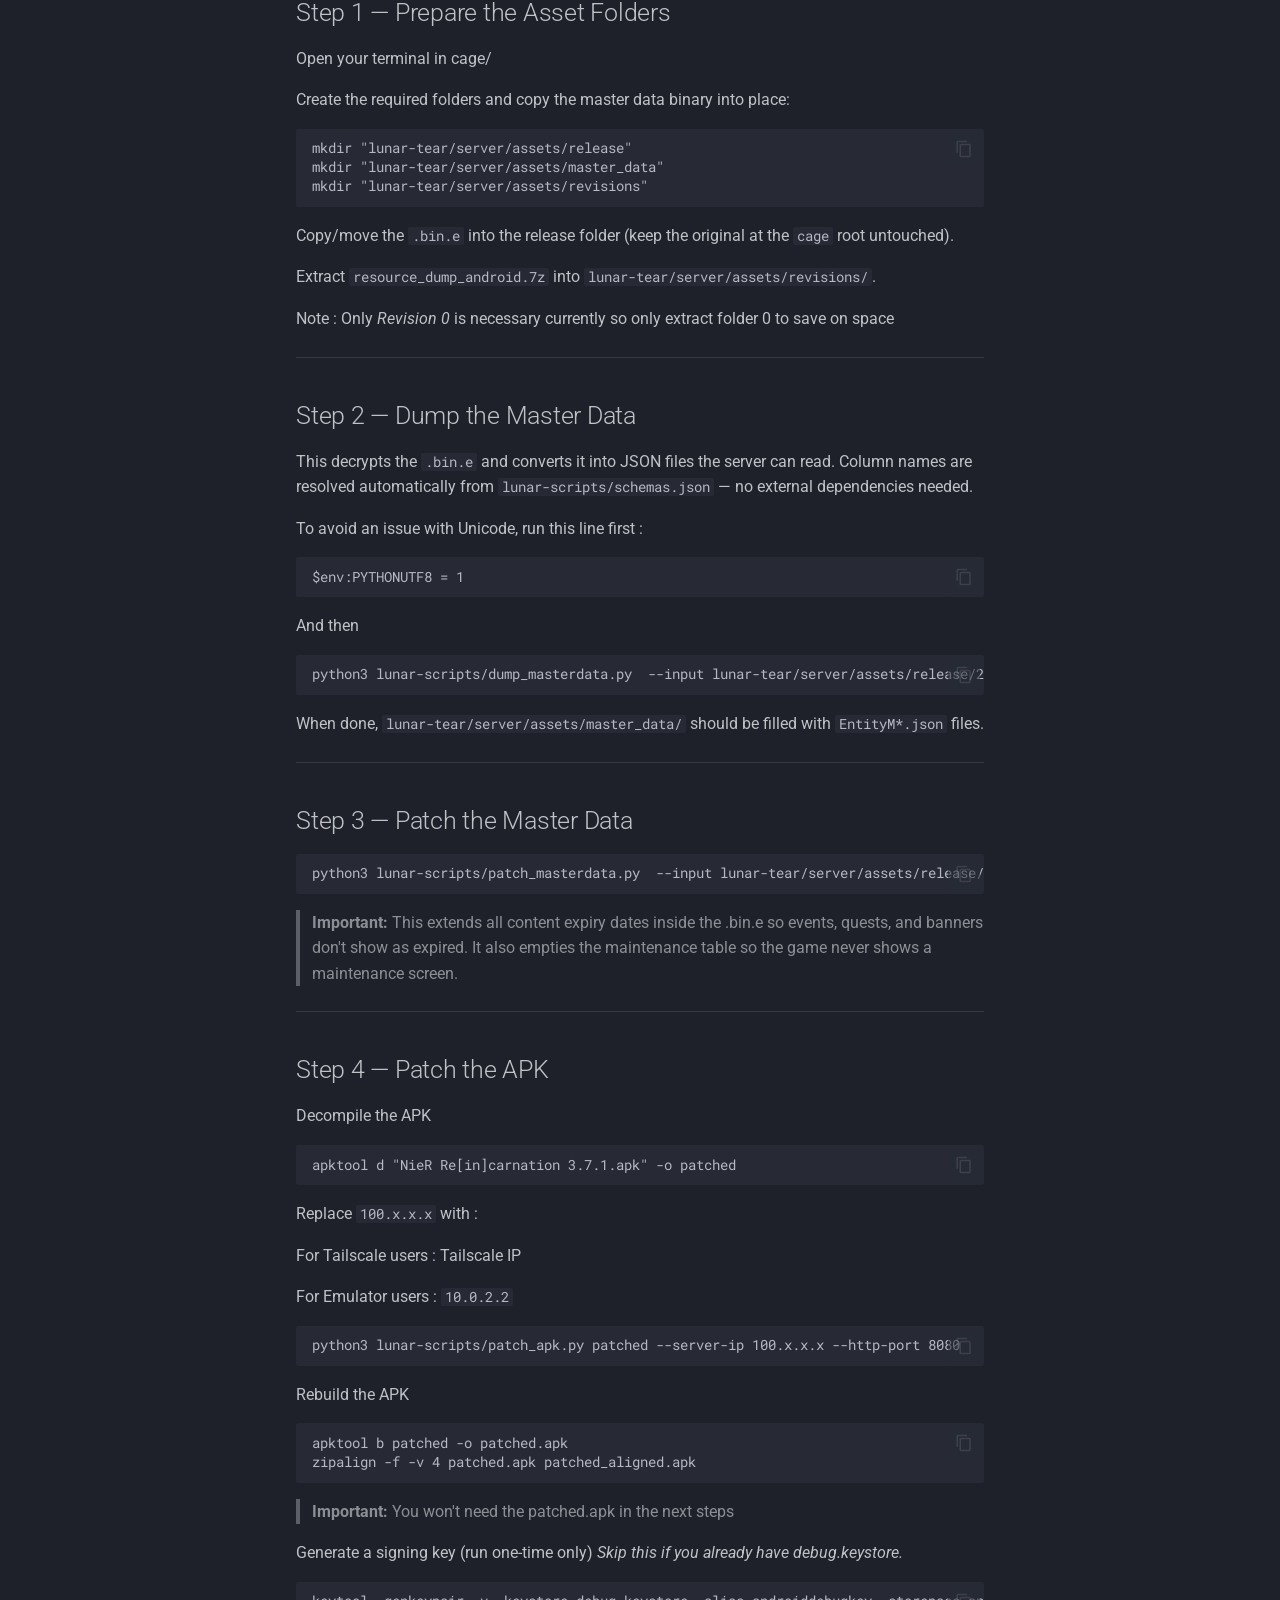
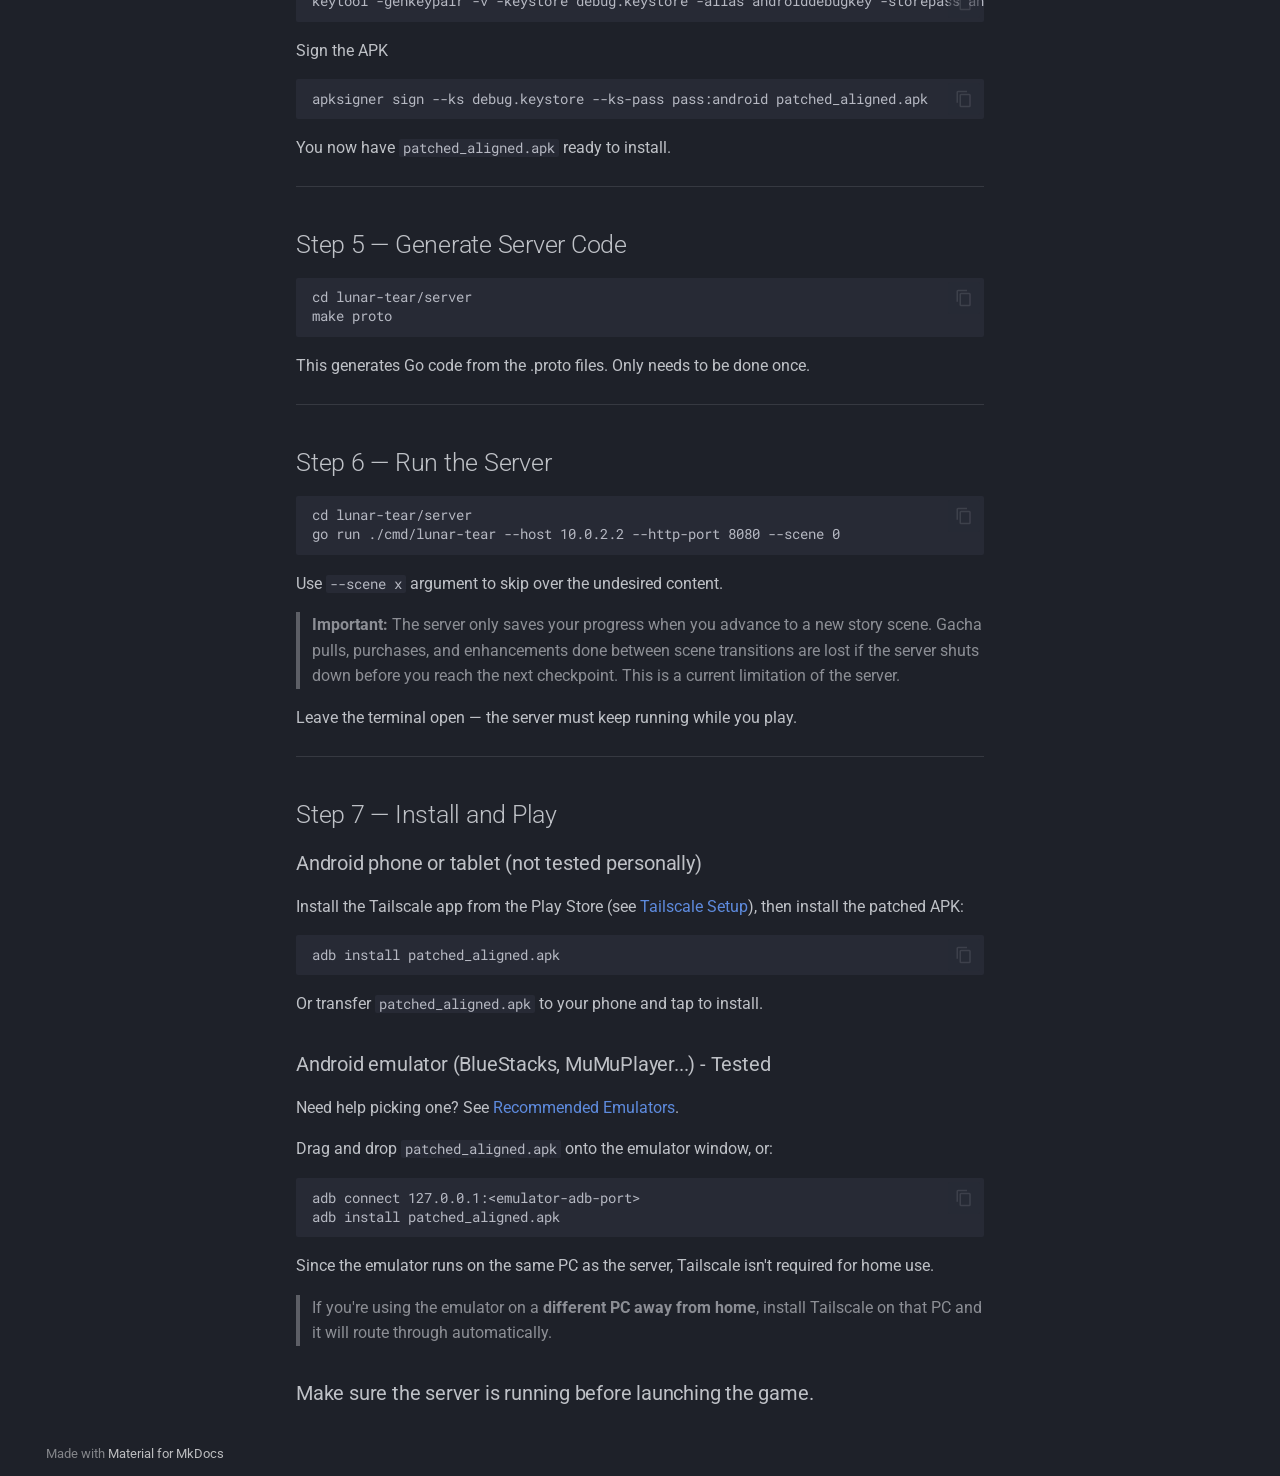
<file: site/installation/index.html>
<!doctype html>
<html lang="en" class="no-js">
  <head>
    
      <meta charset="utf-8">
      <meta name="viewport" content="width=device-width,initial-scale=1">
      
      
      
      
        <link rel="prev" href="..">
      
      
        <link rel="next" href="../android-build-tools/">
      
      
        
      
      
      <link rel="icon" href="../images/icon.webp">
      <meta name="generator" content="mkdocs-1.6.1, mkdocs-material-9.7.6">
    
    
      
        <title>Installation - Lunar Tear Installation Guide</title>
      
    
    
      <link rel="stylesheet" href="../assets/stylesheets/main.484c7ddc.min.css">
      
        
        <link rel="stylesheet" href="../assets/stylesheets/palette.ab4e12ef.min.css">
      
      


    
    
      
    
    
      
        
        
        <link rel="preconnect" href="https://fonts.gstatic.com" crossorigin>
        <link rel="stylesheet" href="https://fonts.googleapis.com/css?family=Roboto:300,300i,400,400i,700,700i%7CRoboto+Mono:400,400i,700,700i&display=fallback">
        <style>:root{--md-text-font:"Roboto";--md-code-font:"Roboto Mono"}</style>
      
    
    
      <link rel="stylesheet" href="../stylesheets/extra.css">
    
    <script>__md_scope=new URL("..",location),__md_hash=e=>[...e].reduce(((e,_)=>(e<<5)-e+_.charCodeAt(0)),0),__md_get=(e,_=localStorage,t=__md_scope)=>JSON.parse(_.getItem(t.pathname+"."+e)),__md_set=(e,_,t=localStorage,a=__md_scope)=>{try{t.setItem(a.pathname+"."+e,JSON.stringify(_))}catch(e){}}</script>
    
      

    
    
  </head>
  
  
    
    
      
    
    
    
    
    <body dir="ltr" data-md-color-scheme="slate" data-md-color-primary="black" data-md-color-accent="white">
  
    
    <input class="md-toggle" data-md-toggle="drawer" type="checkbox" id="__drawer" autocomplete="off">
    <input class="md-toggle" data-md-toggle="search" type="checkbox" id="__search" autocomplete="off">
    <label class="md-overlay" for="__drawer"></label>
    <div data-md-component="skip">
      
        
        <a href="#installation" class="md-skip">
          Skip to content
        </a>
      
    </div>
    <div data-md-component="announce">
      
    </div>
    
    
      

  

<header class="md-header md-header--shadow" data-md-component="header">
  <nav class="md-header__inner md-grid" aria-label="Header">
    <a href=".." title="Lunar Tear Installation Guide" class="md-header__button md-logo" aria-label="Lunar Tear Installation Guide" data-md-component="logo">
      
  <img src="../images/icon.webp" alt="logo">

    </a>
    <label class="md-header__button md-icon" for="__drawer">
      
      <svg xmlns="http://www.w3.org/2000/svg" viewBox="0 0 24 24"><path d="M3 6h18v2H3zm0 5h18v2H3zm0 5h18v2H3z"/></svg>
    </label>
    <div class="md-header__title" data-md-component="header-title">
      <div class="md-header__ellipsis">
        <div class="md-header__topic">
          <span class="md-ellipsis">
            Lunar Tear Installation Guide
          </span>
        </div>
        <div class="md-header__topic" data-md-component="header-topic">
          <span class="md-ellipsis">
            
              Installation
            
          </span>
        </div>
      </div>
    </div>
    
      
        <form class="md-header__option" data-md-component="palette">
  
    
    
    
    <input class="md-option" data-md-color-media="" data-md-color-scheme="slate" data-md-color-primary="black" data-md-color-accent="white"  aria-hidden="true"  type="radio" name="__palette" id="__palette_0">
    
  
</form>
      
    
    
      <script>var palette=__md_get("__palette");if(palette&&palette.color){if("(prefers-color-scheme)"===palette.color.media){var media=matchMedia("(prefers-color-scheme: light)"),input=document.querySelector(media.matches?"[data-md-color-media='(prefers-color-scheme: light)']":"[data-md-color-media='(prefers-color-scheme: dark)']");palette.color.media=input.getAttribute("data-md-color-media"),palette.color.scheme=input.getAttribute("data-md-color-scheme"),palette.color.primary=input.getAttribute("data-md-color-primary"),palette.color.accent=input.getAttribute("data-md-color-accent")}for(var[key,value]of Object.entries(palette.color))document.body.setAttribute("data-md-color-"+key,value)}</script>
    
    
    
      
      
        <label class="md-header__button md-icon" for="__search">
          
          <svg xmlns="http://www.w3.org/2000/svg" viewBox="0 0 24 24"><path d="M9.5 3A6.5 6.5 0 0 1 16 9.5c0 1.61-.59 3.09-1.56 4.23l.27.27h.79l5 5-1.5 1.5-5-5v-.79l-.27-.27A6.52 6.52 0 0 1 9.5 16 6.5 6.5 0 0 1 3 9.5 6.5 6.5 0 0 1 9.5 3m0 2C7 5 5 7 5 9.5S7 14 9.5 14 14 12 14 9.5 12 5 9.5 5"/></svg>
        </label>
        <div class="md-search" data-md-component="search" role="dialog">
  <label class="md-search__overlay" for="__search"></label>
  <div class="md-search__inner" role="search">
    <form class="md-search__form" name="search">
      <input type="text" class="md-search__input" name="query" aria-label="Search" placeholder="Search" autocapitalize="off" autocorrect="off" autocomplete="off" spellcheck="false" data-md-component="search-query" required>
      <label class="md-search__icon md-icon" for="__search">
        
        <svg xmlns="http://www.w3.org/2000/svg" viewBox="0 0 24 24"><path d="M9.5 3A6.5 6.5 0 0 1 16 9.5c0 1.61-.59 3.09-1.56 4.23l.27.27h.79l5 5-1.5 1.5-5-5v-.79l-.27-.27A6.52 6.52 0 0 1 9.5 16 6.5 6.5 0 0 1 3 9.5 6.5 6.5 0 0 1 9.5 3m0 2C7 5 5 7 5 9.5S7 14 9.5 14 14 12 14 9.5 12 5 9.5 5"/></svg>
        
        <svg xmlns="http://www.w3.org/2000/svg" viewBox="0 0 24 24"><path d="M20 11v2H8l5.5 5.5-1.42 1.42L4.16 12l7.92-7.92L13.5 5.5 8 11z"/></svg>
      </label>
      <nav class="md-search__options" aria-label="Search">
        
        <button type="reset" class="md-search__icon md-icon" title="Clear" aria-label="Clear" tabindex="-1">
          
          <svg xmlns="http://www.w3.org/2000/svg" viewBox="0 0 24 24"><path d="M19 6.41 17.59 5 12 10.59 6.41 5 5 6.41 10.59 12 5 17.59 6.41 19 12 13.41 17.59 19 19 17.59 13.41 12z"/></svg>
        </button>
      </nav>
      
    </form>
    <div class="md-search__output">
      <div class="md-search__scrollwrap" tabindex="0" data-md-scrollfix>
        <div class="md-search-result" data-md-component="search-result">
          <div class="md-search-result__meta">
            Initializing search
          </div>
          <ol class="md-search-result__list" role="presentation"></ol>
        </div>
      </div>
    </div>
  </div>
</div>
      
    
    
  </nav>
  
</header>
    
    <div class="md-container" data-md-component="container">
      
      
        
          
        
      
      <main class="md-main" data-md-component="main">
        <div class="md-main__inner md-grid">
          
            
              
              <div class="md-sidebar md-sidebar--primary" data-md-component="sidebar" data-md-type="navigation" >
                <div class="md-sidebar__scrollwrap">
                  <div class="md-sidebar__inner">
                    



<nav class="md-nav md-nav--primary" aria-label="Navigation" data-md-level="0">
  <label class="md-nav__title" for="__drawer">
    <a href=".." title="Lunar Tear Installation Guide" class="md-nav__button md-logo" aria-label="Lunar Tear Installation Guide" data-md-component="logo">
      
  <img src="../images/icon.webp" alt="logo">

    </a>
    Lunar Tear Installation Guide
  </label>
  
  <ul class="md-nav__list" data-md-scrollfix>
    
      
      
  
  
  
  
    <li class="md-nav__item">
      <a href=".." class="md-nav__link">
        
  
  
  <span class="md-ellipsis">
    
  
    Home
  

    
  </span>
  
  

      </a>
    </li>
  

    
      
      
  
  
    
  
  
  
    <li class="md-nav__item md-nav__item--active">
      
      <input class="md-nav__toggle md-toggle" type="checkbox" id="__toc">
      
      
        
      
      
        <label class="md-nav__link md-nav__link--active" for="__toc">
          
  
  
  <span class="md-ellipsis">
    
  
    Installation
  

    
  </span>
  
  

          <span class="md-nav__icon md-icon"></span>
        </label>
      
      <a href="./" class="md-nav__link md-nav__link--active">
        
  
  
  <span class="md-ellipsis">
    
  
    Installation
  

    
  </span>
  
  

      </a>
      
        

<nav class="md-nav md-nav--secondary" aria-label="Table of contents">
  
  
  
    
  
  
    <label class="md-nav__title" for="__toc">
      <span class="md-nav__icon md-icon"></span>
      Table of contents
    </label>
    <ul class="md-nav__list" data-md-component="toc" data-md-scrollfix>
      
        <li class="md-nav__item">
  <a href="#folder-layout" class="md-nav__link">
    <span class="md-ellipsis">
      
        Folder Layout
      
    </span>
  </a>
  
</li>
      
        <li class="md-nav__item">
  <a href="#prerequisites" class="md-nav__link">
    <span class="md-ellipsis">
      
        Prerequisites
      
    </span>
  </a>
  
</li>
      
        <li class="md-nav__item">
  <a href="#step-1-prepare-the-asset-folders" class="md-nav__link">
    <span class="md-ellipsis">
      
        Step 1 — Prepare the Asset Folders
      
    </span>
  </a>
  
</li>
      
        <li class="md-nav__item">
  <a href="#step-2-dump-the-master-data" class="md-nav__link">
    <span class="md-ellipsis">
      
        Step 2 — Dump the Master Data
      
    </span>
  </a>
  
</li>
      
        <li class="md-nav__item">
  <a href="#step-3-patch-the-master-data" class="md-nav__link">
    <span class="md-ellipsis">
      
        Step 3 — Patch the Master Data
      
    </span>
  </a>
  
</li>
      
        <li class="md-nav__item">
  <a href="#step-4-patch-the-apk" class="md-nav__link">
    <span class="md-ellipsis">
      
        Step 4 — Patch the APK
      
    </span>
  </a>
  
</li>
      
        <li class="md-nav__item">
  <a href="#step-5-generate-server-code" class="md-nav__link">
    <span class="md-ellipsis">
      
        Step 5 — Generate Server Code
      
    </span>
  </a>
  
</li>
      
        <li class="md-nav__item">
  <a href="#step-6-run-the-server" class="md-nav__link">
    <span class="md-ellipsis">
      
        Step 6 — Run the Server
      
    </span>
  </a>
  
</li>
      
        <li class="md-nav__item">
  <a href="#step-7-install-and-play" class="md-nav__link">
    <span class="md-ellipsis">
      
        Step 7 — Install and Play
      
    </span>
  </a>
  
    <nav class="md-nav" aria-label="Step 7 — Install and Play">
      <ul class="md-nav__list">
        
          <li class="md-nav__item">
  <a href="#android-phone-or-tablet-not-tested-personally" class="md-nav__link">
    <span class="md-ellipsis">
      
        Android phone or tablet (not tested personally)
      
    </span>
  </a>
  
</li>
        
          <li class="md-nav__item">
  <a href="#android-emulator-bluestacks-mumuplayer-tested" class="md-nav__link">
    <span class="md-ellipsis">
      
        Android emulator (BlueStacks, MuMuPlayer...) - Tested
      
    </span>
  </a>
  
</li>
        
          <li class="md-nav__item">
  <a href="#make-sure-the-server-is-running-before-launching-the-game" class="md-nav__link">
    <span class="md-ellipsis">
      
        Make sure the server is running before launching the game.
      
    </span>
  </a>
  
</li>
        
      </ul>
    </nav>
  
</li>
      
    </ul>
  
</nav>
      
    </li>
  

    
      
      
  
  
  
  
    <li class="md-nav__item">
      <a href="../android-build-tools/" class="md-nav__link">
        
  
  
  <span class="md-ellipsis">
    
  
    Android Build Tools
  

    
  </span>
  
  

      </a>
    </li>
  

    
      
      
  
  
  
  
    <li class="md-nav__item">
      <a href="../recommended-emulators/" class="md-nav__link">
        
  
  
  <span class="md-ellipsis">
    
  
    Recommended Emulators
  

    
  </span>
  
  

      </a>
    </li>
  

    
      
      
  
  
  
  
    <li class="md-nav__item">
      <a href="../known-issues/" class="md-nav__link">
        
  
  
  <span class="md-ellipsis">
    
  
    Known Issues
  

    
  </span>
  
  

      </a>
    </li>
  

    
      
      
  
  
  
  
    <li class="md-nav__item">
      <a href="../updating/" class="md-nav__link">
        
  
  
  <span class="md-ellipsis">
    
  
    Updating
  

    
  </span>
  
  

      </a>
    </li>
  

    
      
      
  
  
  
  
    <li class="md-nav__item">
      <a href="../tailscale-setup/" class="md-nav__link">
        
  
  
  <span class="md-ellipsis">
    
  
    Tailscale Setup
  

    
  </span>
  
  

      </a>
    </li>
  

    
      
      
  
  
  
  
    <li class="md-nav__item">
      <a href="../video/" class="md-nav__link">
        
  
  
  <span class="md-ellipsis">
    
  
    Video Resources
  

    
  </span>
  
  

      </a>
    </li>
  

    
  </ul>
</nav>
                  </div>
                </div>
              </div>
            
            
              
              <div class="md-sidebar md-sidebar--secondary" data-md-component="sidebar" data-md-type="toc" >
                <div class="md-sidebar__scrollwrap">
                  <div class="md-sidebar__inner">
                    

<nav class="md-nav md-nav--secondary" aria-label="Table of contents">
  
  
  
    
  
  
    <label class="md-nav__title" for="__toc">
      <span class="md-nav__icon md-icon"></span>
      Table of contents
    </label>
    <ul class="md-nav__list" data-md-component="toc" data-md-scrollfix>
      
        <li class="md-nav__item">
  <a href="#folder-layout" class="md-nav__link">
    <span class="md-ellipsis">
      
        Folder Layout
      
    </span>
  </a>
  
</li>
      
        <li class="md-nav__item">
  <a href="#prerequisites" class="md-nav__link">
    <span class="md-ellipsis">
      
        Prerequisites
      
    </span>
  </a>
  
</li>
      
        <li class="md-nav__item">
  <a href="#step-1-prepare-the-asset-folders" class="md-nav__link">
    <span class="md-ellipsis">
      
        Step 1 — Prepare the Asset Folders
      
    </span>
  </a>
  
</li>
      
        <li class="md-nav__item">
  <a href="#step-2-dump-the-master-data" class="md-nav__link">
    <span class="md-ellipsis">
      
        Step 2 — Dump the Master Data
      
    </span>
  </a>
  
</li>
      
        <li class="md-nav__item">
  <a href="#step-3-patch-the-master-data" class="md-nav__link">
    <span class="md-ellipsis">
      
        Step 3 — Patch the Master Data
      
    </span>
  </a>
  
</li>
      
        <li class="md-nav__item">
  <a href="#step-4-patch-the-apk" class="md-nav__link">
    <span class="md-ellipsis">
      
        Step 4 — Patch the APK
      
    </span>
  </a>
  
</li>
      
        <li class="md-nav__item">
  <a href="#step-5-generate-server-code" class="md-nav__link">
    <span class="md-ellipsis">
      
        Step 5 — Generate Server Code
      
    </span>
  </a>
  
</li>
      
        <li class="md-nav__item">
  <a href="#step-6-run-the-server" class="md-nav__link">
    <span class="md-ellipsis">
      
        Step 6 — Run the Server
      
    </span>
  </a>
  
</li>
      
        <li class="md-nav__item">
  <a href="#step-7-install-and-play" class="md-nav__link">
    <span class="md-ellipsis">
      
        Step 7 — Install and Play
      
    </span>
  </a>
  
    <nav class="md-nav" aria-label="Step 7 — Install and Play">
      <ul class="md-nav__list">
        
          <li class="md-nav__item">
  <a href="#android-phone-or-tablet-not-tested-personally" class="md-nav__link">
    <span class="md-ellipsis">
      
        Android phone or tablet (not tested personally)
      
    </span>
  </a>
  
</li>
        
          <li class="md-nav__item">
  <a href="#android-emulator-bluestacks-mumuplayer-tested" class="md-nav__link">
    <span class="md-ellipsis">
      
        Android emulator (BlueStacks, MuMuPlayer...) - Tested
      
    </span>
  </a>
  
</li>
        
          <li class="md-nav__item">
  <a href="#make-sure-the-server-is-running-before-launching-the-game" class="md-nav__link">
    <span class="md-ellipsis">
      
        Make sure the server is running before launching the game.
      
    </span>
  </a>
  
</li>
        
      </ul>
    </nav>
  
</li>
      
    </ul>
  
</nav>
                  </div>
                </div>
              </div>
            
          
          
            <div class="md-content" data-md-component="content">
              
              <article class="md-content__inner md-typeset">
                
                  



<p>Last updated: <span class="git-revision-date-localized-plugin git-revision-date-localized-plugin-datetime" title="April 17, 2026 13:32:50 UTC">April 17, 2026 13:32:50</span></p>
<h1 id="installation">Installation</h1>
<p>All commands in this guide are run from cage/ unless stated otherwise. This guide is optimized for windows users planning to use an emulator for the game.</p>
<h2 id="folder-layout">Folder Layout</h2>
<pre><code>cage/
  lunar-tear/               ← server repo (https://github.com/Walter-Sparrow/lunar-tear))
    server/
      assets/               ← game data
        master_data/        ← JSON tables dumped from .bin.e
        release/            ← .bin.e file goes here
        revisions/          ← extracted asset bundles go here
      snapshots/         
  lunar-scripts/            ← scripts repo (https://gitlab.com/walter-sparrow-group/lunar-scripts)
    dump_masterdata.py
    patch_masterdata.py
    patch_apk.py
    schemas.json            
  20240404193219.bin.e      ← download from #resources
  NieR Re[in]carnation 3.7.1.apk        ← download from #resources
  resource_dump_android.7z      ← download from #resources
</code></pre>
<hr />
<h2 id="prerequisites">Prerequisites</h2>
<p>Install all of the following before starting (do remember to include them in your PATH, if the installers doesn't do it for you):</p>
<table>
<thead>
<tr>
<th>Tool</th>
<th>Where to get it</th>
</tr>
</thead>
<tbody>
<tr>
<td><strong>Go 1.24+</strong></td>
<td>https://go.dev</td>
</tr>
<tr>
<td><strong>Python 3</strong></td>
<td>https://python.org</td>
</tr>
<tr>
<td><strong>Java (JDK)</strong></td>
<td>https://adoptium.net</td>
</tr>
<tr>
<td><strong>apktool</strong></td>
<td>https://apktool.org</td>
</tr>
<tr>
<td><strong>Android build tools</strong> (<code>apksigner</code>, <code>zipalign</code>)</td>
<td>See <a href="../android-build-tools/#android-build-tools">Android build tools</a></td>
</tr>
<tr>
<td><strong>protoc</strong></td>
<td>https://github.com/protocolbuffers/protobuf/releases</td>
</tr>
<tr>
<td>Make</td>
<td>https://sourceforge.net/projects/gnuwin32/files/make/3.81/make-3.81.exe/download</td>
</tr>
<tr>
<td>Terminal</td>
<td>https://apps.microsoft.com/detail/9n0dx20hk701</td>
</tr>
</tbody>
</table>
<ul>
<li>Install the following dependencies</li>
</ul>
<pre><code class="language-bash">pip install pycryptodome msgpack lz4
</code></pre>
<pre><code class="language-bash">go install google.golang.org/protobuf/cmd/protoc-gen-go@latest
go install google.golang.org/grpc/cmd/protoc-gen-go-grpc@latest
</code></pre>
<hr />
<h2 id="step-1-prepare-the-asset-folders">Step 1 — Prepare the Asset Folders</h2>
<p>Open your terminal in cage/</p>
<p>Create the required folders and copy the master data binary into place:</p>
<pre><code class="language-bash">mkdir &quot;lunar-tear/server/assets/release&quot;
mkdir &quot;lunar-tear/server/assets/master_data&quot;
mkdir &quot;lunar-tear/server/assets/revisions&quot;
</code></pre>
<p>Copy/move the <code>.bin.e</code> into the release folder (keep the original at the <code>cage</code> root untouched).</p>
<p>Extract <code>resource_dump_android.7z</code> into <code>lunar-tear/server/assets/revisions/</code>. </p>
<p>Note : Only <em>Revision 0</em> is necessary currently so only extract folder 0 to save on space </p>
<hr />
<h2 id="step-2-dump-the-master-data">Step 2 — Dump the Master Data</h2>
<p>This decrypts the <code>.bin.e</code> and converts it into JSON files the server can read. Column names are resolved automatically from <code>lunar-scripts/schemas.json</code> — no external dependencies needed.</p>
<p>To avoid an issue with Unicode, run this line first :</p>
<pre><code class="language-bash">$env:PYTHONUTF8 = 1
</code></pre>
<p>And then </p>
<pre><code class="language-bash">python3 lunar-scripts/dump_masterdata.py  --input lunar-tear/server/assets/release/20240404193219.bin.e --output lunar-tear/server/assets/master_data
</code></pre>
<p>When done, <code>lunar-tear/server/assets/master_data/</code> should be filled with <code>EntityM*.json</code> files.</p>
<hr />
<h2 id="step-3-patch-the-master-data">Step 3 — Patch the Master Data</h2>
<pre><code class="language-bash">python3 lunar-scripts/patch_masterdata.py  --input lunar-tear/server/assets/release/20240404193219.bin.e
</code></pre>
<blockquote>
<p><strong>Important:</strong> This extends all content expiry dates inside the .bin.e so events, quests, and banners don't show as expired. It also empties the maintenance table so the game never shows a maintenance screen.</p>
</blockquote>
<hr />
<h2 id="step-4-patch-the-apk">Step 4 — Patch the APK</h2>
<p>Decompile the APK</p>
<pre><code class="language-bash">apktool d &quot;NieR Re[in]carnation 3.7.1.apk&quot; -o patched
</code></pre>
<p>Replace <code>100.x.x.x</code> with :</p>
<p>For Tailscale users : Tailscale IP</p>
<p>For Emulator users : <code>10.0.2.2</code></p>
<pre><code class="language-bash">python3 lunar-scripts/patch_apk.py patched --server-ip 100.x.x.x --http-port 8080
</code></pre>
<p>Rebuild the APK</p>
<pre><code class="language-bash">apktool b patched -o patched.apk
zipalign -f -v 4 patched.apk patched_aligned.apk
</code></pre>
<blockquote>
<p><strong>Important:</strong> You won't need the patched.apk in the next steps</p>
</blockquote>
<p>Generate a signing key (run one-time only)
 <em>Skip this if you already have debug.keystore.</em></p>
<pre><code class="language-bash">keytool -genkeypair -v -keystore debug.keystore -alias androiddebugkey -storepass android -keypass android -keyalg RSA -keysize 2048 -validity 10000 -dname &quot;CN=Android Debug,O=Android,C=US&quot;
</code></pre>
<p>Sign the APK </p>
<pre><code class="language-bash">apksigner sign --ks debug.keystore --ks-pass pass:android patched_aligned.apk
</code></pre>
<p>You now have <code>patched_aligned.apk</code> ready to install. </p>
<hr />
<h2 id="step-5-generate-server-code">Step 5 — Generate Server Code</h2>
<pre><code class="language-bash">cd lunar-tear/server
make proto
</code></pre>
<p>This generates Go code from the .proto files. Only needs to be done once.</p>
<hr />
<h2 id="step-6-run-the-server">Step 6 — Run the Server</h2>
<pre><code class="language-bash">cd lunar-tear/server
go run ./cmd/lunar-tear --host 10.0.2.2 --http-port 8080 --scene 0
</code></pre>
<p>Use <code>--scene x</code>  argument to skip over the undesired content.</p>
<blockquote>
<p><strong>Important:</strong> The server only saves your progress when you advance to a new story scene. Gacha pulls, purchases, and enhancements done between scene transitions are lost if the server shuts down before you reach the next checkpoint. This is a current limitation of the server.</p>
</blockquote>
<p>Leave the terminal open — the server must keep running while you play.</p>
<hr />
<h2 id="step-7-install-and-play">Step 7 — Install and Play</h2>
<h3 id="android-phone-or-tablet-not-tested-personally">Android phone or tablet (not tested personally)</h3>
<p>Install the Tailscale app from the Play Store (see <a href="../tailscale-setup/#tailscale-setup">Tailscale Setup</a>), then install the patched APK:</p>
<pre><code class="language-bash">adb install patched_aligned.apk
</code></pre>
<p>Or transfer <code>patched_aligned.apk</code> to your phone and tap to install.</p>
<h3 id="android-emulator-bluestacks-mumuplayer-tested">Android emulator (BlueStacks, MuMuPlayer...) - Tested</h3>
<p>Need help picking one? See <a href="../recommended-emulators/#recommended-emulators">Recommended Emulators</a>.</p>
<p>Drag and drop <code>patched_aligned.apk</code> onto the emulator window, or:</p>
<pre><code class="language-bash">adb connect 127.0.0.1:&lt;emulator-adb-port&gt;
adb install patched_aligned.apk
</code></pre>
<p>Since the emulator runs on the same PC as the server, Tailscale isn't required for home use.</p>
<blockquote>
<p>If you're using the emulator on a <strong>different PC away from home</strong>, install Tailscale on that PC and it will route through automatically.</p>
</blockquote>
<h3 id="make-sure-the-server-is-running-before-launching-the-game">Make sure the server is running before launching the game.</h3>







  
    
  
  
    
  


  <aside class="md-source-file">
    
      
  <span class="md-source-file__fact">
    <span class="md-icon" title="Last update">
      <svg xmlns="http://www.w3.org/2000/svg" viewBox="0 0 24 24"><path d="M21 13.1c-.1 0-.3.1-.4.2l-1 1 2.1 2.1 1-1c.2-.2.2-.6 0-.8l-1.3-1.3c-.1-.1-.2-.2-.4-.2m-1.9 1.8-6.1 6V23h2.1l6.1-6.1zM12.5 7v5.2l4 2.4-1 1L11 13V7zM11 21.9c-5.1-.5-9-4.8-9-9.9C2 6.5 6.5 2 12 2c5.3 0 9.6 4.1 10 9.3-.3-.1-.6-.2-1-.2s-.7.1-1 .2C19.6 7.2 16.2 4 12 4c-4.4 0-8 3.6-8 8 0 4.1 3.1 7.5 7.1 7.9l-.1.2z"/></svg>
    </span>
    <span class="git-revision-date-localized-plugin git-revision-date-localized-plugin-datetime" title="April 17, 2026 13:32:50 UTC">April 17, 2026 13:32:50</span>
  </span>

    
    
      
  <span class="md-source-file__fact">
    <span class="md-icon" title="Created">
      <svg xmlns="http://www.w3.org/2000/svg" viewBox="0 0 24 24"><path d="M14.47 15.08 11 13V7h1.5v5.25l3.08 1.83c-.41.28-.79.62-1.11 1m-1.39 4.84c-.36.05-.71.08-1.08.08-4.42 0-8-3.58-8-8s3.58-8 8-8 8 3.58 8 8c0 .37-.03.72-.08 1.08.69.1 1.33.32 1.92.64.1-.56.16-1.13.16-1.72 0-5.5-4.5-10-10-10S2 6.5 2 12s4.47 10 10 10c.59 0 1.16-.06 1.72-.16-.32-.59-.54-1.23-.64-1.92M18 15v3h-3v2h3v3h2v-3h3v-2h-3v-3z"/></svg>
    </span>
    <span class="git-revision-date-localized-plugin git-revision-date-localized-plugin-datetime" title="April 15, 2026 01:44:46 UTC">April 15, 2026 01:44:46</span>
  </span>

    
    
    
  </aside>





                
              </article>
            </div>
          
          
<script>var target=document.getElementById(location.hash.slice(1));target&&target.name&&(target.checked=target.name.startsWith("__tabbed_"))</script>
        </div>
        
      </main>
      
        <footer class="md-footer">
  
  <div class="md-footer-meta md-typeset">
    <div class="md-footer-meta__inner md-grid">
      <div class="md-copyright">
  
  
    Made with
    <a href="https://squidfunk.github.io/mkdocs-material/" target="_blank" rel="noopener">
      Material for MkDocs
    </a>
  
</div>
      
    </div>
  </div>
</footer>
      
    </div>
    <div class="md-dialog" data-md-component="dialog">
      <div class="md-dialog__inner md-typeset"></div>
    </div>
    
    
    
      
      
      <script id="__config" type="application/json">{"annotate": null, "base": "..", "features": ["navigation.instant", "navigation.sections", "search.highlight", "content.code.copy"], "search": "../assets/javascripts/workers/search.2c215733.min.js", "tags": null, "translations": {"clipboard.copied": "Copied to clipboard", "clipboard.copy": "Copy to clipboard", "search.result.more.one": "1 more on this page", "search.result.more.other": "# more on this page", "search.result.none": "No matching documents", "search.result.one": "1 matching document", "search.result.other": "# matching documents", "search.result.placeholder": "Type to start searching", "search.result.term.missing": "Missing", "select.version": "Select version"}, "version": null}</script>
    
    
      <script src="../assets/javascripts/bundle.79ae519e.min.js"></script>
      
    
  </body>
</html>
</file>
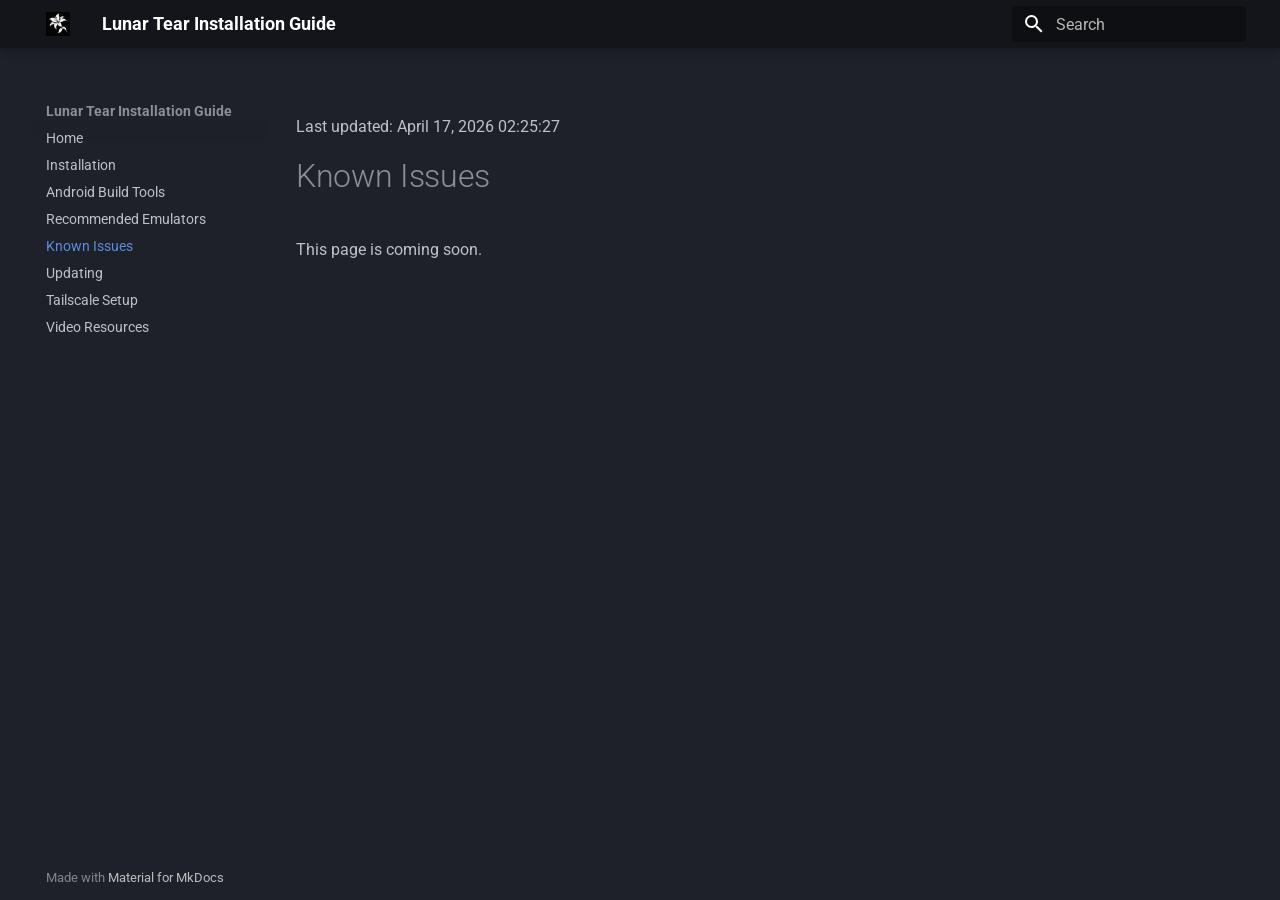
<file: site/known-issues/index.html>
<!doctype html>
<html lang="en" class="no-js">
  <head>
    
      <meta charset="utf-8">
      <meta name="viewport" content="width=device-width,initial-scale=1">
      
      
      
      
        <link rel="prev" href="../recommended-emulators/">
      
      
        <link rel="next" href="../updating/">
      
      
        
      
      
      <link rel="icon" href="../images/icon.webp">
      <meta name="generator" content="mkdocs-1.6.1, mkdocs-material-9.7.6">
    
    
      
        <title>Known Issues - Lunar Tear Installation Guide</title>
      
    
    
      <link rel="stylesheet" href="../assets/stylesheets/main.484c7ddc.min.css">
      
        
        <link rel="stylesheet" href="../assets/stylesheets/palette.ab4e12ef.min.css">
      
      


    
    
      
    
    
      
        
        
        <link rel="preconnect" href="https://fonts.gstatic.com" crossorigin>
        <link rel="stylesheet" href="https://fonts.googleapis.com/css?family=Roboto:300,300i,400,400i,700,700i%7CRoboto+Mono:400,400i,700,700i&display=fallback">
        <style>:root{--md-text-font:"Roboto";--md-code-font:"Roboto Mono"}</style>
      
    
    
      <link rel="stylesheet" href="../stylesheets/extra.css">
    
    <script>__md_scope=new URL("..",location),__md_hash=e=>[...e].reduce(((e,_)=>(e<<5)-e+_.charCodeAt(0)),0),__md_get=(e,_=localStorage,t=__md_scope)=>JSON.parse(_.getItem(t.pathname+"."+e)),__md_set=(e,_,t=localStorage,a=__md_scope)=>{try{t.setItem(a.pathname+"."+e,JSON.stringify(_))}catch(e){}}</script>
    
      

    
    
  </head>
  
  
    
    
      
    
    
    
    
    <body dir="ltr" data-md-color-scheme="slate" data-md-color-primary="black" data-md-color-accent="white">
  
    
    <input class="md-toggle" data-md-toggle="drawer" type="checkbox" id="__drawer" autocomplete="off">
    <input class="md-toggle" data-md-toggle="search" type="checkbox" id="__search" autocomplete="off">
    <label class="md-overlay" for="__drawer"></label>
    <div data-md-component="skip">
      
        
        <a href="#known-issues" class="md-skip">
          Skip to content
        </a>
      
    </div>
    <div data-md-component="announce">
      
    </div>
    
    
      

  

<header class="md-header md-header--shadow" data-md-component="header">
  <nav class="md-header__inner md-grid" aria-label="Header">
    <a href=".." title="Lunar Tear Installation Guide" class="md-header__button md-logo" aria-label="Lunar Tear Installation Guide" data-md-component="logo">
      
  <img src="../images/icon.webp" alt="logo">

    </a>
    <label class="md-header__button md-icon" for="__drawer">
      
      <svg xmlns="http://www.w3.org/2000/svg" viewBox="0 0 24 24"><path d="M3 6h18v2H3zm0 5h18v2H3zm0 5h18v2H3z"/></svg>
    </label>
    <div class="md-header__title" data-md-component="header-title">
      <div class="md-header__ellipsis">
        <div class="md-header__topic">
          <span class="md-ellipsis">
            Lunar Tear Installation Guide
          </span>
        </div>
        <div class="md-header__topic" data-md-component="header-topic">
          <span class="md-ellipsis">
            
              Known Issues
            
          </span>
        </div>
      </div>
    </div>
    
      
        <form class="md-header__option" data-md-component="palette">
  
    
    
    
    <input class="md-option" data-md-color-media="" data-md-color-scheme="slate" data-md-color-primary="black" data-md-color-accent="white"  aria-hidden="true"  type="radio" name="__palette" id="__palette_0">
    
  
</form>
      
    
    
      <script>var palette=__md_get("__palette");if(palette&&palette.color){if("(prefers-color-scheme)"===palette.color.media){var media=matchMedia("(prefers-color-scheme: light)"),input=document.querySelector(media.matches?"[data-md-color-media='(prefers-color-scheme: light)']":"[data-md-color-media='(prefers-color-scheme: dark)']");palette.color.media=input.getAttribute("data-md-color-media"),palette.color.scheme=input.getAttribute("data-md-color-scheme"),palette.color.primary=input.getAttribute("data-md-color-primary"),palette.color.accent=input.getAttribute("data-md-color-accent")}for(var[key,value]of Object.entries(palette.color))document.body.setAttribute("data-md-color-"+key,value)}</script>
    
    
    
      
      
        <label class="md-header__button md-icon" for="__search">
          
          <svg xmlns="http://www.w3.org/2000/svg" viewBox="0 0 24 24"><path d="M9.5 3A6.5 6.5 0 0 1 16 9.5c0 1.61-.59 3.09-1.56 4.23l.27.27h.79l5 5-1.5 1.5-5-5v-.79l-.27-.27A6.52 6.52 0 0 1 9.5 16 6.5 6.5 0 0 1 3 9.5 6.5 6.5 0 0 1 9.5 3m0 2C7 5 5 7 5 9.5S7 14 9.5 14 14 12 14 9.5 12 5 9.5 5"/></svg>
        </label>
        <div class="md-search" data-md-component="search" role="dialog">
  <label class="md-search__overlay" for="__search"></label>
  <div class="md-search__inner" role="search">
    <form class="md-search__form" name="search">
      <input type="text" class="md-search__input" name="query" aria-label="Search" placeholder="Search" autocapitalize="off" autocorrect="off" autocomplete="off" spellcheck="false" data-md-component="search-query" required>
      <label class="md-search__icon md-icon" for="__search">
        
        <svg xmlns="http://www.w3.org/2000/svg" viewBox="0 0 24 24"><path d="M9.5 3A6.5 6.5 0 0 1 16 9.5c0 1.61-.59 3.09-1.56 4.23l.27.27h.79l5 5-1.5 1.5-5-5v-.79l-.27-.27A6.52 6.52 0 0 1 9.5 16 6.5 6.5 0 0 1 3 9.5 6.5 6.5 0 0 1 9.5 3m0 2C7 5 5 7 5 9.5S7 14 9.5 14 14 12 14 9.5 12 5 9.5 5"/></svg>
        
        <svg xmlns="http://www.w3.org/2000/svg" viewBox="0 0 24 24"><path d="M20 11v2H8l5.5 5.5-1.42 1.42L4.16 12l7.92-7.92L13.5 5.5 8 11z"/></svg>
      </label>
      <nav class="md-search__options" aria-label="Search">
        
        <button type="reset" class="md-search__icon md-icon" title="Clear" aria-label="Clear" tabindex="-1">
          
          <svg xmlns="http://www.w3.org/2000/svg" viewBox="0 0 24 24"><path d="M19 6.41 17.59 5 12 10.59 6.41 5 5 6.41 10.59 12 5 17.59 6.41 19 12 13.41 17.59 19 19 17.59 13.41 12z"/></svg>
        </button>
      </nav>
      
    </form>
    <div class="md-search__output">
      <div class="md-search__scrollwrap" tabindex="0" data-md-scrollfix>
        <div class="md-search-result" data-md-component="search-result">
          <div class="md-search-result__meta">
            Initializing search
          </div>
          <ol class="md-search-result__list" role="presentation"></ol>
        </div>
      </div>
    </div>
  </div>
</div>
      
    
    
  </nav>
  
</header>
    
    <div class="md-container" data-md-component="container">
      
      
        
          
        
      
      <main class="md-main" data-md-component="main">
        <div class="md-main__inner md-grid">
          
            
              
              <div class="md-sidebar md-sidebar--primary" data-md-component="sidebar" data-md-type="navigation" >
                <div class="md-sidebar__scrollwrap">
                  <div class="md-sidebar__inner">
                    



<nav class="md-nav md-nav--primary" aria-label="Navigation" data-md-level="0">
  <label class="md-nav__title" for="__drawer">
    <a href=".." title="Lunar Tear Installation Guide" class="md-nav__button md-logo" aria-label="Lunar Tear Installation Guide" data-md-component="logo">
      
  <img src="../images/icon.webp" alt="logo">

    </a>
    Lunar Tear Installation Guide
  </label>
  
  <ul class="md-nav__list" data-md-scrollfix>
    
      
      
  
  
  
  
    <li class="md-nav__item">
      <a href=".." class="md-nav__link">
        
  
  
  <span class="md-ellipsis">
    
  
    Home
  

    
  </span>
  
  

      </a>
    </li>
  

    
      
      
  
  
  
  
    <li class="md-nav__item">
      <a href="../installation/" class="md-nav__link">
        
  
  
  <span class="md-ellipsis">
    
  
    Installation
  

    
  </span>
  
  

      </a>
    </li>
  

    
      
      
  
  
  
  
    <li class="md-nav__item">
      <a href="../android-build-tools/" class="md-nav__link">
        
  
  
  <span class="md-ellipsis">
    
  
    Android Build Tools
  

    
  </span>
  
  

      </a>
    </li>
  

    
      
      
  
  
  
  
    <li class="md-nav__item">
      <a href="../recommended-emulators/" class="md-nav__link">
        
  
  
  <span class="md-ellipsis">
    
  
    Recommended Emulators
  

    
  </span>
  
  

      </a>
    </li>
  

    
      
      
  
  
    
  
  
  
    <li class="md-nav__item md-nav__item--active">
      
      <input class="md-nav__toggle md-toggle" type="checkbox" id="__toc">
      
      
        
      
      
      <a href="./" class="md-nav__link md-nav__link--active">
        
  
  
  <span class="md-ellipsis">
    
  
    Known Issues
  

    
  </span>
  
  

      </a>
      
    </li>
  

    
      
      
  
  
  
  
    <li class="md-nav__item">
      <a href="../updating/" class="md-nav__link">
        
  
  
  <span class="md-ellipsis">
    
  
    Updating
  

    
  </span>
  
  

      </a>
    </li>
  

    
      
      
  
  
  
  
    <li class="md-nav__item">
      <a href="../tailscale-setup/" class="md-nav__link">
        
  
  
  <span class="md-ellipsis">
    
  
    Tailscale Setup
  

    
  </span>
  
  

      </a>
    </li>
  

    
      
      
  
  
  
  
    <li class="md-nav__item">
      <a href="../video/" class="md-nav__link">
        
  
  
  <span class="md-ellipsis">
    
  
    Video Resources
  

    
  </span>
  
  

      </a>
    </li>
  

    
  </ul>
</nav>
                  </div>
                </div>
              </div>
            
            
              
              <div class="md-sidebar md-sidebar--secondary" data-md-component="sidebar" data-md-type="toc" >
                <div class="md-sidebar__scrollwrap">
                  <div class="md-sidebar__inner">
                    

<nav class="md-nav md-nav--secondary" aria-label="Table of contents">
  
  
  
    
  
  
</nav>
                  </div>
                </div>
              </div>
            
          
          
            <div class="md-content" data-md-component="content">
              
              <article class="md-content__inner md-typeset">
                
                  



<p>Last updated: <span class="git-revision-date-localized-plugin git-revision-date-localized-plugin-datetime" title="April 17, 2026 02:25:27 UTC">April 17, 2026 02:25:27</span></p>
<h1 id="known-issues">Known Issues</h1>
<p>This page is coming soon.</p>







  
    
  
  
    
  


  <aside class="md-source-file">
    
      
  <span class="md-source-file__fact">
    <span class="md-icon" title="Last update">
      <svg xmlns="http://www.w3.org/2000/svg" viewBox="0 0 24 24"><path d="M21 13.1c-.1 0-.3.1-.4.2l-1 1 2.1 2.1 1-1c.2-.2.2-.6 0-.8l-1.3-1.3c-.1-.1-.2-.2-.4-.2m-1.9 1.8-6.1 6V23h2.1l6.1-6.1zM12.5 7v5.2l4 2.4-1 1L11 13V7zM11 21.9c-5.1-.5-9-4.8-9-9.9C2 6.5 6.5 2 12 2c5.3 0 9.6 4.1 10 9.3-.3-.1-.6-.2-1-.2s-.7.1-1 .2C19.6 7.2 16.2 4 12 4c-4.4 0-8 3.6-8 8 0 4.1 3.1 7.5 7.1 7.9l-.1.2z"/></svg>
    </span>
    <span class="git-revision-date-localized-plugin git-revision-date-localized-plugin-datetime" title="April 17, 2026 02:25:27 UTC">April 17, 2026 02:25:27</span>
  </span>

    
    
      
  <span class="md-source-file__fact">
    <span class="md-icon" title="Created">
      <svg xmlns="http://www.w3.org/2000/svg" viewBox="0 0 24 24"><path d="M14.47 15.08 11 13V7h1.5v5.25l3.08 1.83c-.41.28-.79.62-1.11 1m-1.39 4.84c-.36.05-.71.08-1.08.08-4.42 0-8-3.58-8-8s3.58-8 8-8 8 3.58 8 8c0 .37-.03.72-.08 1.08.69.1 1.33.32 1.92.64.1-.56.16-1.13.16-1.72 0-5.5-4.5-10-10-10S2 6.5 2 12s4.47 10 10 10c.59 0 1.16-.06 1.72-.16-.32-.59-.54-1.23-.64-1.92M18 15v3h-3v2h3v3h2v-3h3v-2h-3v-3z"/></svg>
    </span>
    <span class="git-revision-date-localized-plugin git-revision-date-localized-plugin-datetime" title="April 17, 2026 02:25:27 UTC">April 17, 2026 02:25:27</span>
  </span>

    
    
    
  </aside>





                
              </article>
            </div>
          
          
<script>var target=document.getElementById(location.hash.slice(1));target&&target.name&&(target.checked=target.name.startsWith("__tabbed_"))</script>
        </div>
        
      </main>
      
        <footer class="md-footer">
  
  <div class="md-footer-meta md-typeset">
    <div class="md-footer-meta__inner md-grid">
      <div class="md-copyright">
  
  
    Made with
    <a href="https://squidfunk.github.io/mkdocs-material/" target="_blank" rel="noopener">
      Material for MkDocs
    </a>
  
</div>
      
    </div>
  </div>
</footer>
      
    </div>
    <div class="md-dialog" data-md-component="dialog">
      <div class="md-dialog__inner md-typeset"></div>
    </div>
    
    
    
      
      
      <script id="__config" type="application/json">{"annotate": null, "base": "..", "features": ["navigation.instant", "navigation.sections", "search.highlight", "content.code.copy"], "search": "../assets/javascripts/workers/search.2c215733.min.js", "tags": null, "translations": {"clipboard.copied": "Copied to clipboard", "clipboard.copy": "Copy to clipboard", "search.result.more.one": "1 more on this page", "search.result.more.other": "# more on this page", "search.result.none": "No matching documents", "search.result.one": "1 matching document", "search.result.other": "# matching documents", "search.result.placeholder": "Type to start searching", "search.result.term.missing": "Missing", "select.version": "Select version"}, "version": null}</script>
    
    
      <script src="../assets/javascripts/bundle.79ae519e.min.js"></script>
      
    
  </body>
</html>
</file>
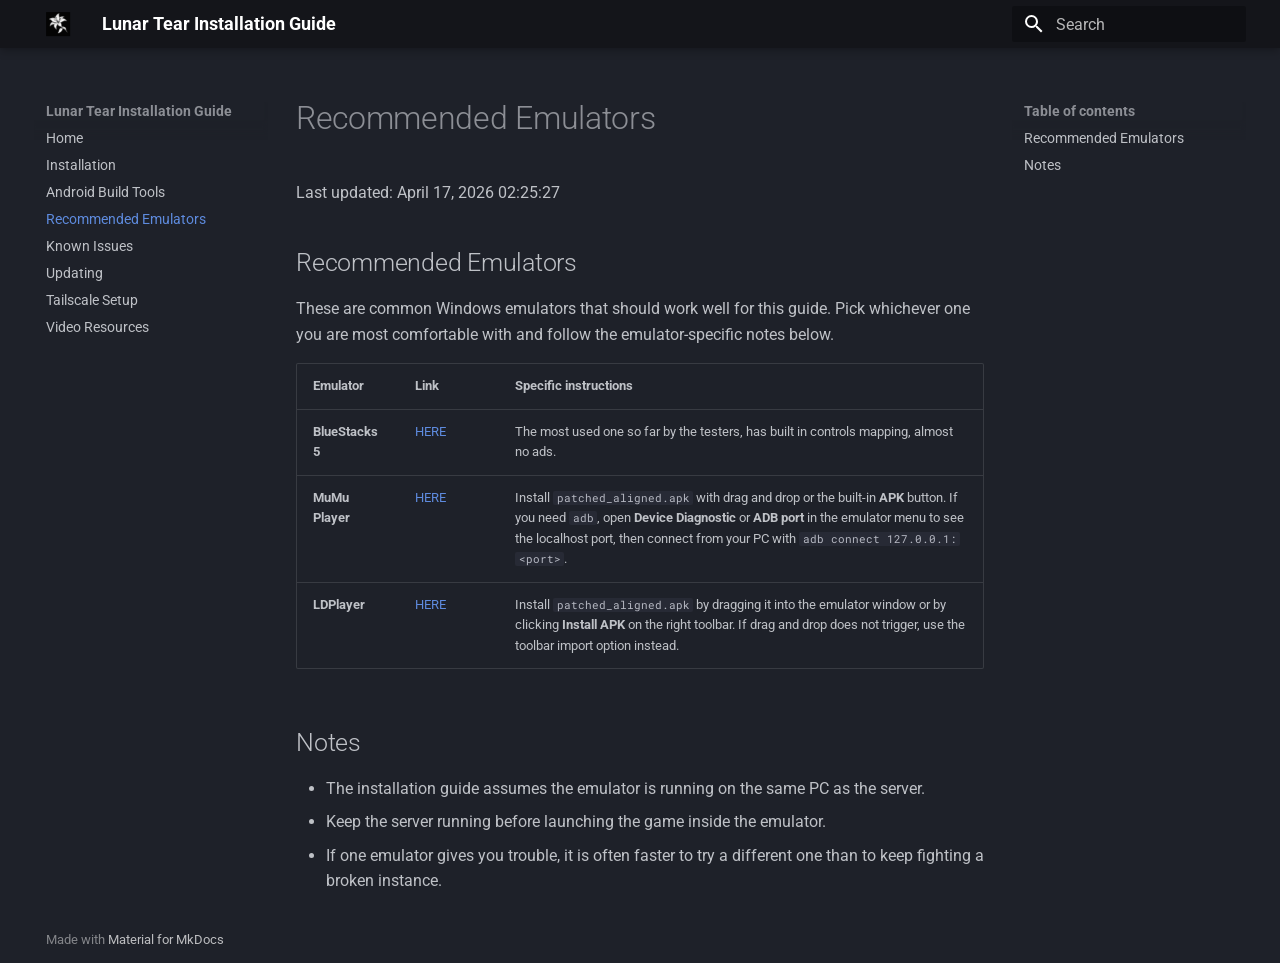
<file: site/recommended-emulators/index.html>
<!doctype html>
<html lang="en" class="no-js">
  <head>
    
      <meta charset="utf-8">
      <meta name="viewport" content="width=device-width,initial-scale=1">
      
      
      
      
        <link rel="prev" href="../android-build-tools/">
      
      
        <link rel="next" href="../known-issues/">
      
      
        
      
      
      <link rel="icon" href="../images/icon.webp">
      <meta name="generator" content="mkdocs-1.6.1, mkdocs-material-9.7.6">
    
    
      
        <title>Recommended Emulators - Lunar Tear Installation Guide</title>
      
    
    
      <link rel="stylesheet" href="../assets/stylesheets/main.484c7ddc.min.css">
      
        
        <link rel="stylesheet" href="../assets/stylesheets/palette.ab4e12ef.min.css">
      
      


    
    
      
    
    
      
        
        
        <link rel="preconnect" href="https://fonts.gstatic.com" crossorigin>
        <link rel="stylesheet" href="https://fonts.googleapis.com/css?family=Roboto:300,300i,400,400i,700,700i%7CRoboto+Mono:400,400i,700,700i&display=fallback">
        <style>:root{--md-text-font:"Roboto";--md-code-font:"Roboto Mono"}</style>
      
    
    
      <link rel="stylesheet" href="../stylesheets/extra.css">
    
    <script>__md_scope=new URL("..",location),__md_hash=e=>[...e].reduce(((e,_)=>(e<<5)-e+_.charCodeAt(0)),0),__md_get=(e,_=localStorage,t=__md_scope)=>JSON.parse(_.getItem(t.pathname+"."+e)),__md_set=(e,_,t=localStorage,a=__md_scope)=>{try{t.setItem(a.pathname+"."+e,JSON.stringify(_))}catch(e){}}</script>
    
      

    
    
  </head>
  
  
    
    
      
    
    
    
    
    <body dir="ltr" data-md-color-scheme="slate" data-md-color-primary="black" data-md-color-accent="white">
  
    
    <input class="md-toggle" data-md-toggle="drawer" type="checkbox" id="__drawer" autocomplete="off">
    <input class="md-toggle" data-md-toggle="search" type="checkbox" id="__search" autocomplete="off">
    <label class="md-overlay" for="__drawer"></label>
    <div data-md-component="skip">
      
        
        <a href="#recommended-emulators" class="md-skip">
          Skip to content
        </a>
      
    </div>
    <div data-md-component="announce">
      
    </div>
    
    
      

  

<header class="md-header md-header--shadow" data-md-component="header">
  <nav class="md-header__inner md-grid" aria-label="Header">
    <a href=".." title="Lunar Tear Installation Guide" class="md-header__button md-logo" aria-label="Lunar Tear Installation Guide" data-md-component="logo">
      
  <img src="../images/icon.webp" alt="logo">

    </a>
    <label class="md-header__button md-icon" for="__drawer">
      
      <svg xmlns="http://www.w3.org/2000/svg" viewBox="0 0 24 24"><path d="M3 6h18v2H3zm0 5h18v2H3zm0 5h18v2H3z"/></svg>
    </label>
    <div class="md-header__title" data-md-component="header-title">
      <div class="md-header__ellipsis">
        <div class="md-header__topic">
          <span class="md-ellipsis">
            Lunar Tear Installation Guide
          </span>
        </div>
        <div class="md-header__topic" data-md-component="header-topic">
          <span class="md-ellipsis">
            
              Recommended Emulators
            
          </span>
        </div>
      </div>
    </div>
    
      
        <form class="md-header__option" data-md-component="palette">
  
    
    
    
    <input class="md-option" data-md-color-media="" data-md-color-scheme="slate" data-md-color-primary="black" data-md-color-accent="white"  aria-hidden="true"  type="radio" name="__palette" id="__palette_0">
    
  
</form>
      
    
    
      <script>var palette=__md_get("__palette");if(palette&&palette.color){if("(prefers-color-scheme)"===palette.color.media){var media=matchMedia("(prefers-color-scheme: light)"),input=document.querySelector(media.matches?"[data-md-color-media='(prefers-color-scheme: light)']":"[data-md-color-media='(prefers-color-scheme: dark)']");palette.color.media=input.getAttribute("data-md-color-media"),palette.color.scheme=input.getAttribute("data-md-color-scheme"),palette.color.primary=input.getAttribute("data-md-color-primary"),palette.color.accent=input.getAttribute("data-md-color-accent")}for(var[key,value]of Object.entries(palette.color))document.body.setAttribute("data-md-color-"+key,value)}</script>
    
    
    
      
      
        <label class="md-header__button md-icon" for="__search">
          
          <svg xmlns="http://www.w3.org/2000/svg" viewBox="0 0 24 24"><path d="M9.5 3A6.5 6.5 0 0 1 16 9.5c0 1.61-.59 3.09-1.56 4.23l.27.27h.79l5 5-1.5 1.5-5-5v-.79l-.27-.27A6.52 6.52 0 0 1 9.5 16 6.5 6.5 0 0 1 3 9.5 6.5 6.5 0 0 1 9.5 3m0 2C7 5 5 7 5 9.5S7 14 9.5 14 14 12 14 9.5 12 5 9.5 5"/></svg>
        </label>
        <div class="md-search" data-md-component="search" role="dialog">
  <label class="md-search__overlay" for="__search"></label>
  <div class="md-search__inner" role="search">
    <form class="md-search__form" name="search">
      <input type="text" class="md-search__input" name="query" aria-label="Search" placeholder="Search" autocapitalize="off" autocorrect="off" autocomplete="off" spellcheck="false" data-md-component="search-query" required>
      <label class="md-search__icon md-icon" for="__search">
        
        <svg xmlns="http://www.w3.org/2000/svg" viewBox="0 0 24 24"><path d="M9.5 3A6.5 6.5 0 0 1 16 9.5c0 1.61-.59 3.09-1.56 4.23l.27.27h.79l5 5-1.5 1.5-5-5v-.79l-.27-.27A6.52 6.52 0 0 1 9.5 16 6.5 6.5 0 0 1 3 9.5 6.5 6.5 0 0 1 9.5 3m0 2C7 5 5 7 5 9.5S7 14 9.5 14 14 12 14 9.5 12 5 9.5 5"/></svg>
        
        <svg xmlns="http://www.w3.org/2000/svg" viewBox="0 0 24 24"><path d="M20 11v2H8l5.5 5.5-1.42 1.42L4.16 12l7.92-7.92L13.5 5.5 8 11z"/></svg>
      </label>
      <nav class="md-search__options" aria-label="Search">
        
        <button type="reset" class="md-search__icon md-icon" title="Clear" aria-label="Clear" tabindex="-1">
          
          <svg xmlns="http://www.w3.org/2000/svg" viewBox="0 0 24 24"><path d="M19 6.41 17.59 5 12 10.59 6.41 5 5 6.41 10.59 12 5 17.59 6.41 19 12 13.41 17.59 19 19 17.59 13.41 12z"/></svg>
        </button>
      </nav>
      
    </form>
    <div class="md-search__output">
      <div class="md-search__scrollwrap" tabindex="0" data-md-scrollfix>
        <div class="md-search-result" data-md-component="search-result">
          <div class="md-search-result__meta">
            Initializing search
          </div>
          <ol class="md-search-result__list" role="presentation"></ol>
        </div>
      </div>
    </div>
  </div>
</div>
      
    
    
  </nav>
  
</header>
    
    <div class="md-container" data-md-component="container">
      
      
        
          
        
      
      <main class="md-main" data-md-component="main">
        <div class="md-main__inner md-grid">
          
            
              
              <div class="md-sidebar md-sidebar--primary" data-md-component="sidebar" data-md-type="navigation" >
                <div class="md-sidebar__scrollwrap">
                  <div class="md-sidebar__inner">
                    



<nav class="md-nav md-nav--primary" aria-label="Navigation" data-md-level="0">
  <label class="md-nav__title" for="__drawer">
    <a href=".." title="Lunar Tear Installation Guide" class="md-nav__button md-logo" aria-label="Lunar Tear Installation Guide" data-md-component="logo">
      
  <img src="../images/icon.webp" alt="logo">

    </a>
    Lunar Tear Installation Guide
  </label>
  
  <ul class="md-nav__list" data-md-scrollfix>
    
      
      
  
  
  
  
    <li class="md-nav__item">
      <a href=".." class="md-nav__link">
        
  
  
  <span class="md-ellipsis">
    
  
    Home
  

    
  </span>
  
  

      </a>
    </li>
  

    
      
      
  
  
  
  
    <li class="md-nav__item">
      <a href="../installation/" class="md-nav__link">
        
  
  
  <span class="md-ellipsis">
    
  
    Installation
  

    
  </span>
  
  

      </a>
    </li>
  

    
      
      
  
  
  
  
    <li class="md-nav__item">
      <a href="../android-build-tools/" class="md-nav__link">
        
  
  
  <span class="md-ellipsis">
    
  
    Android Build Tools
  

    
  </span>
  
  

      </a>
    </li>
  

    
      
      
  
  
    
  
  
  
    <li class="md-nav__item md-nav__item--active">
      
      <input class="md-nav__toggle md-toggle" type="checkbox" id="__toc">
      
      
      
        <label class="md-nav__link md-nav__link--active" for="__toc">
          
  
  
  <span class="md-ellipsis">
    
  
    Recommended Emulators
  

    
  </span>
  
  

          <span class="md-nav__icon md-icon"></span>
        </label>
      
      <a href="./" class="md-nav__link md-nav__link--active">
        
  
  
  <span class="md-ellipsis">
    
  
    Recommended Emulators
  

    
  </span>
  
  

      </a>
      
        

<nav class="md-nav md-nav--secondary" aria-label="Table of contents">
  
  
  
  
    <label class="md-nav__title" for="__toc">
      <span class="md-nav__icon md-icon"></span>
      Table of contents
    </label>
    <ul class="md-nav__list" data-md-component="toc" data-md-scrollfix>
      
        <li class="md-nav__item">
  <a href="#recommended-emulators" class="md-nav__link">
    <span class="md-ellipsis">
      
        Recommended Emulators
      
    </span>
  </a>
  
</li>
      
        <li class="md-nav__item">
  <a href="#notes" class="md-nav__link">
    <span class="md-ellipsis">
      
        Notes
      
    </span>
  </a>
  
</li>
      
    </ul>
  
</nav>
      
    </li>
  

    
      
      
  
  
  
  
    <li class="md-nav__item">
      <a href="../known-issues/" class="md-nav__link">
        
  
  
  <span class="md-ellipsis">
    
  
    Known Issues
  

    
  </span>
  
  

      </a>
    </li>
  

    
      
      
  
  
  
  
    <li class="md-nav__item">
      <a href="../updating/" class="md-nav__link">
        
  
  
  <span class="md-ellipsis">
    
  
    Updating
  

    
  </span>
  
  

      </a>
    </li>
  

    
      
      
  
  
  
  
    <li class="md-nav__item">
      <a href="../tailscale-setup/" class="md-nav__link">
        
  
  
  <span class="md-ellipsis">
    
  
    Tailscale Setup
  

    
  </span>
  
  

      </a>
    </li>
  

    
      
      
  
  
  
  
    <li class="md-nav__item">
      <a href="../video/" class="md-nav__link">
        
  
  
  <span class="md-ellipsis">
    
  
    Video Resources
  

    
  </span>
  
  

      </a>
    </li>
  

    
  </ul>
</nav>
                  </div>
                </div>
              </div>
            
            
              
              <div class="md-sidebar md-sidebar--secondary" data-md-component="sidebar" data-md-type="toc" >
                <div class="md-sidebar__scrollwrap">
                  <div class="md-sidebar__inner">
                    

<nav class="md-nav md-nav--secondary" aria-label="Table of contents">
  
  
  
  
    <label class="md-nav__title" for="__toc">
      <span class="md-nav__icon md-icon"></span>
      Table of contents
    </label>
    <ul class="md-nav__list" data-md-component="toc" data-md-scrollfix>
      
        <li class="md-nav__item">
  <a href="#recommended-emulators" class="md-nav__link">
    <span class="md-ellipsis">
      
        Recommended Emulators
      
    </span>
  </a>
  
</li>
      
        <li class="md-nav__item">
  <a href="#notes" class="md-nav__link">
    <span class="md-ellipsis">
      
        Notes
      
    </span>
  </a>
  
</li>
      
    </ul>
  
</nav>
                  </div>
                </div>
              </div>
            
          
          
            <div class="md-content" data-md-component="content">
              
              <article class="md-content__inner md-typeset">
                
                  



  <h1>Recommended Emulators</h1>

<p>Last updated: <span class="git-revision-date-localized-plugin git-revision-date-localized-plugin-datetime" title="April 17, 2026 02:25:27 UTC">April 17, 2026 02:25:27</span></p>
<h2 id="recommended-emulators">Recommended Emulators</h2>
<p>These are common Windows emulators that should work well for this guide. Pick whichever one you are most comfortable with and follow the emulator-specific notes below.</p>
<table>
<thead>
<tr>
<th>Emulator</th>
<th>Link</th>
<th>Specific instructions</th>
</tr>
</thead>
<tbody>
<tr>
<td><strong>BlueStacks 5</strong></td>
<td><a href="https://www.bluestacks.com/">HERE</a></td>
<td>The most used one so far by the testers, has built in controls mapping, almost no ads.</td>
</tr>
<tr>
<td><strong>MuMu Player</strong></td>
<td><a href="https://www.mumuplayer.com/en/">HERE</a></td>
<td>Install <code>patched_aligned.apk</code> with drag and drop or the built-in <strong>APK</strong> button. If you need <code>adb</code>, open <strong>Device Diagnostic</strong> or <strong>ADB port</strong> in the emulator menu to see the localhost port, then connect from your PC with <code>adb connect 127.0.0.1:&lt;port&gt;</code>.</td>
</tr>
<tr>
<td><strong>LDPlayer</strong></td>
<td><a href="https://www.ldplayer.net/">HERE</a></td>
<td>Install <code>patched_aligned.apk</code> by dragging it into the emulator window or by clicking <strong>Install APK</strong> on the right toolbar. If drag and drop does not trigger, use the toolbar import option instead.</td>
</tr>
</tbody>
</table>
<h2 id="notes">Notes</h2>
<ul>
<li>The installation guide assumes the emulator is running on the same PC as the server.</li>
<li>Keep the server running before launching the game inside the emulator.</li>
<li>If one emulator gives you trouble, it is often faster to try a different one than to keep fighting a broken instance.</li>
</ul>







  
    
  
  
    
  


  <aside class="md-source-file">
    
      
  <span class="md-source-file__fact">
    <span class="md-icon" title="Last update">
      <svg xmlns="http://www.w3.org/2000/svg" viewBox="0 0 24 24"><path d="M21 13.1c-.1 0-.3.1-.4.2l-1 1 2.1 2.1 1-1c.2-.2.2-.6 0-.8l-1.3-1.3c-.1-.1-.2-.2-.4-.2m-1.9 1.8-6.1 6V23h2.1l6.1-6.1zM12.5 7v5.2l4 2.4-1 1L11 13V7zM11 21.9c-5.1-.5-9-4.8-9-9.9C2 6.5 6.5 2 12 2c5.3 0 9.6 4.1 10 9.3-.3-.1-.6-.2-1-.2s-.7.1-1 .2C19.6 7.2 16.2 4 12 4c-4.4 0-8 3.6-8 8 0 4.1 3.1 7.5 7.1 7.9l-.1.2z"/></svg>
    </span>
    <span class="git-revision-date-localized-plugin git-revision-date-localized-plugin-datetime" title="April 17, 2026 02:25:27 UTC">April 17, 2026 02:25:27</span>
  </span>

    
    
      
  <span class="md-source-file__fact">
    <span class="md-icon" title="Created">
      <svg xmlns="http://www.w3.org/2000/svg" viewBox="0 0 24 24"><path d="M14.47 15.08 11 13V7h1.5v5.25l3.08 1.83c-.41.28-.79.62-1.11 1m-1.39 4.84c-.36.05-.71.08-1.08.08-4.42 0-8-3.58-8-8s3.58-8 8-8 8 3.58 8 8c0 .37-.03.72-.08 1.08.69.1 1.33.32 1.92.64.1-.56.16-1.13.16-1.72 0-5.5-4.5-10-10-10S2 6.5 2 12s4.47 10 10 10c.59 0 1.16-.06 1.72-.16-.32-.59-.54-1.23-.64-1.92M18 15v3h-3v2h3v3h2v-3h3v-2h-3v-3z"/></svg>
    </span>
    <span class="git-revision-date-localized-plugin git-revision-date-localized-plugin-datetime" title="April 17, 2026 02:25:27 UTC">April 17, 2026 02:25:27</span>
  </span>

    
    
    
  </aside>





                
              </article>
            </div>
          
          
<script>var target=document.getElementById(location.hash.slice(1));target&&target.name&&(target.checked=target.name.startsWith("__tabbed_"))</script>
        </div>
        
      </main>
      
        <footer class="md-footer">
  
  <div class="md-footer-meta md-typeset">
    <div class="md-footer-meta__inner md-grid">
      <div class="md-copyright">
  
  
    Made with
    <a href="https://squidfunk.github.io/mkdocs-material/" target="_blank" rel="noopener">
      Material for MkDocs
    </a>
  
</div>
      
    </div>
  </div>
</footer>
      
    </div>
    <div class="md-dialog" data-md-component="dialog">
      <div class="md-dialog__inner md-typeset"></div>
    </div>
    
    
    
      
      
      <script id="__config" type="application/json">{"annotate": null, "base": "..", "features": ["navigation.instant", "navigation.sections", "search.highlight", "content.code.copy"], "search": "../assets/javascripts/workers/search.2c215733.min.js", "tags": null, "translations": {"clipboard.copied": "Copied to clipboard", "clipboard.copy": "Copy to clipboard", "search.result.more.one": "1 more on this page", "search.result.more.other": "# more on this page", "search.result.none": "No matching documents", "search.result.one": "1 matching document", "search.result.other": "# matching documents", "search.result.placeholder": "Type to start searching", "search.result.term.missing": "Missing", "select.version": "Select version"}, "version": null}</script>
    
    
      <script src="../assets/javascripts/bundle.79ae519e.min.js"></script>
      
    
  </body>
</html>
</file>
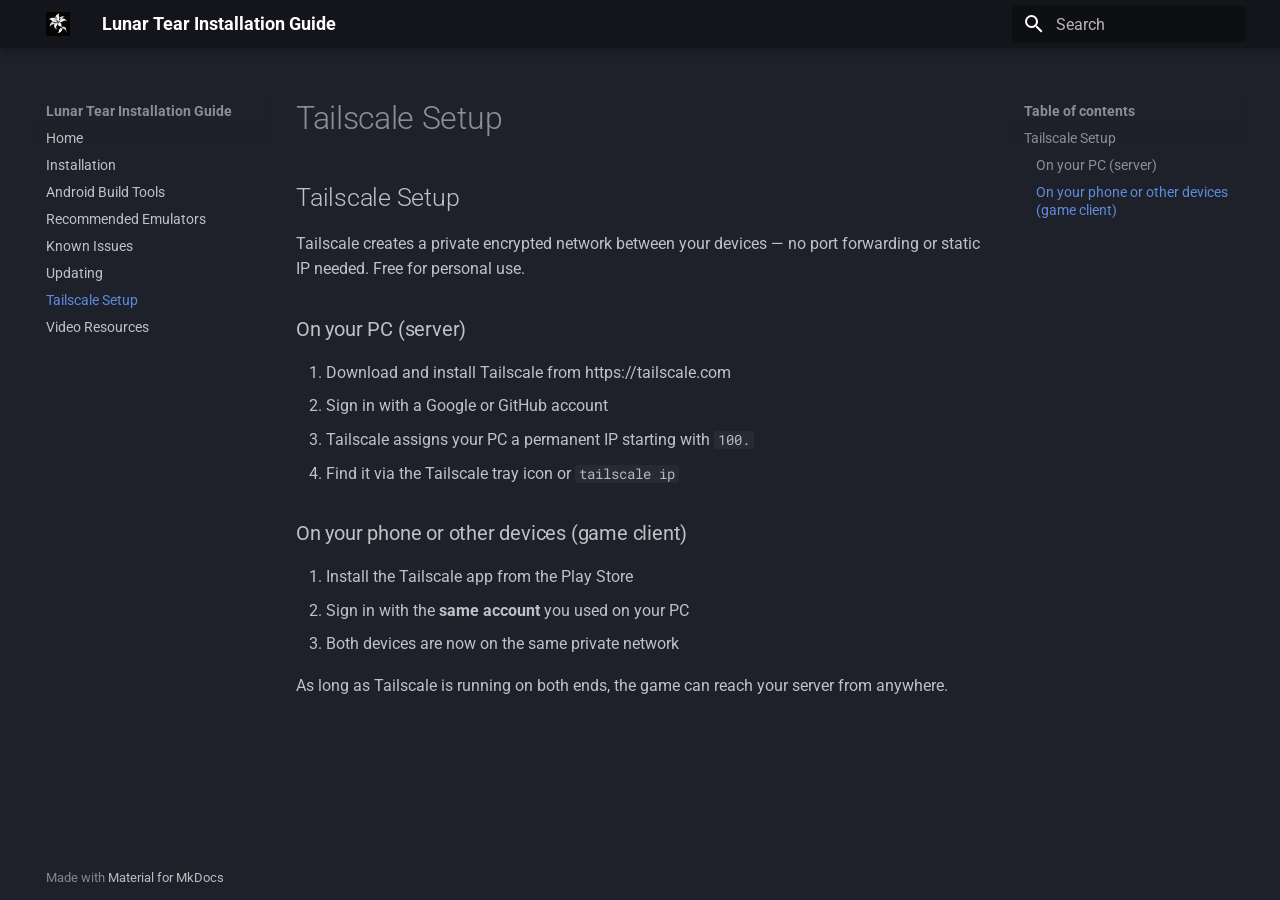
<file: site/tailscale-setup/index.html>
<!doctype html>
<html lang="en" class="no-js">
  <head>
    
      <meta charset="utf-8">
      <meta name="viewport" content="width=device-width,initial-scale=1">
      
      
      
      
        <link rel="prev" href="../updating/">
      
      
        <link rel="next" href="../video/">
      
      
        
      
      
      <link rel="icon" href="../images/icon.webp">
      <meta name="generator" content="mkdocs-1.6.1, mkdocs-material-9.7.6">
    
    
      
        <title>Tailscale Setup - Lunar Tear Installation Guide</title>
      
    
    
      <link rel="stylesheet" href="../assets/stylesheets/main.484c7ddc.min.css">
      
        
        <link rel="stylesheet" href="../assets/stylesheets/palette.ab4e12ef.min.css">
      
      


    
    
      
    
    
      
        
        
        <link rel="preconnect" href="https://fonts.gstatic.com" crossorigin>
        <link rel="stylesheet" href="https://fonts.googleapis.com/css?family=Roboto:300,300i,400,400i,700,700i%7CRoboto+Mono:400,400i,700,700i&display=fallback">
        <style>:root{--md-text-font:"Roboto";--md-code-font:"Roboto Mono"}</style>
      
    
    
      <link rel="stylesheet" href="../stylesheets/extra.css">
    
    <script>__md_scope=new URL("..",location),__md_hash=e=>[...e].reduce(((e,_)=>(e<<5)-e+_.charCodeAt(0)),0),__md_get=(e,_=localStorage,t=__md_scope)=>JSON.parse(_.getItem(t.pathname+"."+e)),__md_set=(e,_,t=localStorage,a=__md_scope)=>{try{t.setItem(a.pathname+"."+e,JSON.stringify(_))}catch(e){}}</script>
    
      

    
    
  </head>
  
  
    
    
      
    
    
    
    
    <body dir="ltr" data-md-color-scheme="slate" data-md-color-primary="black" data-md-color-accent="white">
  
    
    <input class="md-toggle" data-md-toggle="drawer" type="checkbox" id="__drawer" autocomplete="off">
    <input class="md-toggle" data-md-toggle="search" type="checkbox" id="__search" autocomplete="off">
    <label class="md-overlay" for="__drawer"></label>
    <div data-md-component="skip">
      
        
        <a href="#tailscale-setup" class="md-skip">
          Skip to content
        </a>
      
    </div>
    <div data-md-component="announce">
      
    </div>
    
    
      

  

<header class="md-header md-header--shadow" data-md-component="header">
  <nav class="md-header__inner md-grid" aria-label="Header">
    <a href=".." title="Lunar Tear Installation Guide" class="md-header__button md-logo" aria-label="Lunar Tear Installation Guide" data-md-component="logo">
      
  <img src="../images/icon.webp" alt="logo">

    </a>
    <label class="md-header__button md-icon" for="__drawer">
      
      <svg xmlns="http://www.w3.org/2000/svg" viewBox="0 0 24 24"><path d="M3 6h18v2H3zm0 5h18v2H3zm0 5h18v2H3z"/></svg>
    </label>
    <div class="md-header__title" data-md-component="header-title">
      <div class="md-header__ellipsis">
        <div class="md-header__topic">
          <span class="md-ellipsis">
            Lunar Tear Installation Guide
          </span>
        </div>
        <div class="md-header__topic" data-md-component="header-topic">
          <span class="md-ellipsis">
            
              Tailscale Setup
            
          </span>
        </div>
      </div>
    </div>
    
      
        <form class="md-header__option" data-md-component="palette">
  
    
    
    
    <input class="md-option" data-md-color-media="" data-md-color-scheme="slate" data-md-color-primary="black" data-md-color-accent="white"  aria-hidden="true"  type="radio" name="__palette" id="__palette_0">
    
  
</form>
      
    
    
      <script>var palette=__md_get("__palette");if(palette&&palette.color){if("(prefers-color-scheme)"===palette.color.media){var media=matchMedia("(prefers-color-scheme: light)"),input=document.querySelector(media.matches?"[data-md-color-media='(prefers-color-scheme: light)']":"[data-md-color-media='(prefers-color-scheme: dark)']");palette.color.media=input.getAttribute("data-md-color-media"),palette.color.scheme=input.getAttribute("data-md-color-scheme"),palette.color.primary=input.getAttribute("data-md-color-primary"),palette.color.accent=input.getAttribute("data-md-color-accent")}for(var[key,value]of Object.entries(palette.color))document.body.setAttribute("data-md-color-"+key,value)}</script>
    
    
    
      
      
        <label class="md-header__button md-icon" for="__search">
          
          <svg xmlns="http://www.w3.org/2000/svg" viewBox="0 0 24 24"><path d="M9.5 3A6.5 6.5 0 0 1 16 9.5c0 1.61-.59 3.09-1.56 4.23l.27.27h.79l5 5-1.5 1.5-5-5v-.79l-.27-.27A6.52 6.52 0 0 1 9.5 16 6.5 6.5 0 0 1 3 9.5 6.5 6.5 0 0 1 9.5 3m0 2C7 5 5 7 5 9.5S7 14 9.5 14 14 12 14 9.5 12 5 9.5 5"/></svg>
        </label>
        <div class="md-search" data-md-component="search" role="dialog">
  <label class="md-search__overlay" for="__search"></label>
  <div class="md-search__inner" role="search">
    <form class="md-search__form" name="search">
      <input type="text" class="md-search__input" name="query" aria-label="Search" placeholder="Search" autocapitalize="off" autocorrect="off" autocomplete="off" spellcheck="false" data-md-component="search-query" required>
      <label class="md-search__icon md-icon" for="__search">
        
        <svg xmlns="http://www.w3.org/2000/svg" viewBox="0 0 24 24"><path d="M9.5 3A6.5 6.5 0 0 1 16 9.5c0 1.61-.59 3.09-1.56 4.23l.27.27h.79l5 5-1.5 1.5-5-5v-.79l-.27-.27A6.52 6.52 0 0 1 9.5 16 6.5 6.5 0 0 1 3 9.5 6.5 6.5 0 0 1 9.5 3m0 2C7 5 5 7 5 9.5S7 14 9.5 14 14 12 14 9.5 12 5 9.5 5"/></svg>
        
        <svg xmlns="http://www.w3.org/2000/svg" viewBox="0 0 24 24"><path d="M20 11v2H8l5.5 5.5-1.42 1.42L4.16 12l7.92-7.92L13.5 5.5 8 11z"/></svg>
      </label>
      <nav class="md-search__options" aria-label="Search">
        
        <button type="reset" class="md-search__icon md-icon" title="Clear" aria-label="Clear" tabindex="-1">
          
          <svg xmlns="http://www.w3.org/2000/svg" viewBox="0 0 24 24"><path d="M19 6.41 17.59 5 12 10.59 6.41 5 5 6.41 10.59 12 5 17.59 6.41 19 12 13.41 17.59 19 19 17.59 13.41 12z"/></svg>
        </button>
      </nav>
      
    </form>
    <div class="md-search__output">
      <div class="md-search__scrollwrap" tabindex="0" data-md-scrollfix>
        <div class="md-search-result" data-md-component="search-result">
          <div class="md-search-result__meta">
            Initializing search
          </div>
          <ol class="md-search-result__list" role="presentation"></ol>
        </div>
      </div>
    </div>
  </div>
</div>
      
    
    
  </nav>
  
</header>
    
    <div class="md-container" data-md-component="container">
      
      
        
          
        
      
      <main class="md-main" data-md-component="main">
        <div class="md-main__inner md-grid">
          
            
              
              <div class="md-sidebar md-sidebar--primary" data-md-component="sidebar" data-md-type="navigation" >
                <div class="md-sidebar__scrollwrap">
                  <div class="md-sidebar__inner">
                    



<nav class="md-nav md-nav--primary" aria-label="Navigation" data-md-level="0">
  <label class="md-nav__title" for="__drawer">
    <a href=".." title="Lunar Tear Installation Guide" class="md-nav__button md-logo" aria-label="Lunar Tear Installation Guide" data-md-component="logo">
      
  <img src="../images/icon.webp" alt="logo">

    </a>
    Lunar Tear Installation Guide
  </label>
  
  <ul class="md-nav__list" data-md-scrollfix>
    
      
      
  
  
  
  
    <li class="md-nav__item">
      <a href=".." class="md-nav__link">
        
  
  
  <span class="md-ellipsis">
    
  
    Home
  

    
  </span>
  
  

      </a>
    </li>
  

    
      
      
  
  
  
  
    <li class="md-nav__item">
      <a href="../installation/" class="md-nav__link">
        
  
  
  <span class="md-ellipsis">
    
  
    Installation
  

    
  </span>
  
  

      </a>
    </li>
  

    
      
      
  
  
  
  
    <li class="md-nav__item">
      <a href="../android-build-tools/" class="md-nav__link">
        
  
  
  <span class="md-ellipsis">
    
  
    Android Build Tools
  

    
  </span>
  
  

      </a>
    </li>
  

    
      
      
  
  
  
  
    <li class="md-nav__item">
      <a href="../recommended-emulators/" class="md-nav__link">
        
  
  
  <span class="md-ellipsis">
    
  
    Recommended Emulators
  

    
  </span>
  
  

      </a>
    </li>
  

    
      
      
  
  
  
  
    <li class="md-nav__item">
      <a href="../known-issues/" class="md-nav__link">
        
  
  
  <span class="md-ellipsis">
    
  
    Known Issues
  

    
  </span>
  
  

      </a>
    </li>
  

    
      
      
  
  
  
  
    <li class="md-nav__item">
      <a href="../updating/" class="md-nav__link">
        
  
  
  <span class="md-ellipsis">
    
  
    Updating
  

    
  </span>
  
  

      </a>
    </li>
  

    
      
      
  
  
    
  
  
  
    <li class="md-nav__item md-nav__item--active">
      
      <input class="md-nav__toggle md-toggle" type="checkbox" id="__toc">
      
      
      
        <label class="md-nav__link md-nav__link--active" for="__toc">
          
  
  
  <span class="md-ellipsis">
    
  
    Tailscale Setup
  

    
  </span>
  
  

          <span class="md-nav__icon md-icon"></span>
        </label>
      
      <a href="./" class="md-nav__link md-nav__link--active">
        
  
  
  <span class="md-ellipsis">
    
  
    Tailscale Setup
  

    
  </span>
  
  

      </a>
      
        

<nav class="md-nav md-nav--secondary" aria-label="Table of contents">
  
  
  
  
    <label class="md-nav__title" for="__toc">
      <span class="md-nav__icon md-icon"></span>
      Table of contents
    </label>
    <ul class="md-nav__list" data-md-component="toc" data-md-scrollfix>
      
        <li class="md-nav__item">
  <a href="#tailscale-setup" class="md-nav__link">
    <span class="md-ellipsis">
      
        Tailscale Setup
      
    </span>
  </a>
  
    <nav class="md-nav" aria-label="Tailscale Setup">
      <ul class="md-nav__list">
        
          <li class="md-nav__item">
  <a href="#on-your-pc-server" class="md-nav__link">
    <span class="md-ellipsis">
      
        On your PC (server)
      
    </span>
  </a>
  
</li>
        
          <li class="md-nav__item">
  <a href="#on-your-phone-or-other-devices-game-client" class="md-nav__link">
    <span class="md-ellipsis">
      
        On your phone or other devices (game client)
      
    </span>
  </a>
  
</li>
        
      </ul>
    </nav>
  
</li>
      
    </ul>
  
</nav>
      
    </li>
  

    
      
      
  
  
  
  
    <li class="md-nav__item">
      <a href="../video/" class="md-nav__link">
        
  
  
  <span class="md-ellipsis">
    
  
    Video Resources
  

    
  </span>
  
  

      </a>
    </li>
  

    
  </ul>
</nav>
                  </div>
                </div>
              </div>
            
            
              
              <div class="md-sidebar md-sidebar--secondary" data-md-component="sidebar" data-md-type="toc" >
                <div class="md-sidebar__scrollwrap">
                  <div class="md-sidebar__inner">
                    

<nav class="md-nav md-nav--secondary" aria-label="Table of contents">
  
  
  
  
    <label class="md-nav__title" for="__toc">
      <span class="md-nav__icon md-icon"></span>
      Table of contents
    </label>
    <ul class="md-nav__list" data-md-component="toc" data-md-scrollfix>
      
        <li class="md-nav__item">
  <a href="#tailscale-setup" class="md-nav__link">
    <span class="md-ellipsis">
      
        Tailscale Setup
      
    </span>
  </a>
  
    <nav class="md-nav" aria-label="Tailscale Setup">
      <ul class="md-nav__list">
        
          <li class="md-nav__item">
  <a href="#on-your-pc-server" class="md-nav__link">
    <span class="md-ellipsis">
      
        On your PC (server)
      
    </span>
  </a>
  
</li>
        
          <li class="md-nav__item">
  <a href="#on-your-phone-or-other-devices-game-client" class="md-nav__link">
    <span class="md-ellipsis">
      
        On your phone or other devices (game client)
      
    </span>
  </a>
  
</li>
        
      </ul>
    </nav>
  
</li>
      
    </ul>
  
</nav>
                  </div>
                </div>
              </div>
            
          
          
            <div class="md-content" data-md-component="content">
              
              <article class="md-content__inner md-typeset">
                
                  



  <h1>Tailscale Setup</h1>

<h2 id="tailscale-setup">Tailscale Setup</h2>
<p>Tailscale creates a private encrypted network between your devices — no port forwarding or static IP needed. Free for personal use.</p>
<h3 id="on-your-pc-server">On your PC (server)</h3>
<ol>
<li>Download and install Tailscale from https://tailscale.com</li>
<li>Sign in with a Google or GitHub account</li>
<li>Tailscale assigns your PC a permanent IP starting with <code>100.</code></li>
<li>Find it via the Tailscale tray icon or <code>tailscale ip</code></li>
</ol>
<h3 id="on-your-phone-or-other-devices-game-client">On your phone or other devices (game client)</h3>
<ol>
<li>Install the Tailscale app from the Play Store</li>
<li>Sign in with the <strong>same account</strong> you used on your PC</li>
<li>Both devices are now on the same private network</li>
</ol>
<p>As long as Tailscale is running on both ends, the game can reach your server from anywhere.</p>







  
    
  
  
    
  


  <aside class="md-source-file">
    
      
  <span class="md-source-file__fact">
    <span class="md-icon" title="Last update">
      <svg xmlns="http://www.w3.org/2000/svg" viewBox="0 0 24 24"><path d="M21 13.1c-.1 0-.3.1-.4.2l-1 1 2.1 2.1 1-1c.2-.2.2-.6 0-.8l-1.3-1.3c-.1-.1-.2-.2-.4-.2m-1.9 1.8-6.1 6V23h2.1l6.1-6.1zM12.5 7v5.2l4 2.4-1 1L11 13V7zM11 21.9c-5.1-.5-9-4.8-9-9.9C2 6.5 6.5 2 12 2c5.3 0 9.6 4.1 10 9.3-.3-.1-.6-.2-1-.2s-.7.1-1 .2C19.6 7.2 16.2 4 12 4c-4.4 0-8 3.6-8 8 0 4.1 3.1 7.5 7.1 7.9l-.1.2z"/></svg>
    </span>
    <span class="git-revision-date-localized-plugin git-revision-date-localized-plugin-datetime" title="April 15, 2026 01:27:51 UTC">April 15, 2026 01:27:51</span>
  </span>

    
    
      
  <span class="md-source-file__fact">
    <span class="md-icon" title="Created">
      <svg xmlns="http://www.w3.org/2000/svg" viewBox="0 0 24 24"><path d="M14.47 15.08 11 13V7h1.5v5.25l3.08 1.83c-.41.28-.79.62-1.11 1m-1.39 4.84c-.36.05-.71.08-1.08.08-4.42 0-8-3.58-8-8s3.58-8 8-8 8 3.58 8 8c0 .37-.03.72-.08 1.08.69.1 1.33.32 1.92.64.1-.56.16-1.13.16-1.72 0-5.5-4.5-10-10-10S2 6.5 2 12s4.47 10 10 10c.59 0 1.16-.06 1.72-.16-.32-.59-.54-1.23-.64-1.92M18 15v3h-3v2h3v3h2v-3h3v-2h-3v-3z"/></svg>
    </span>
    <span class="git-revision-date-localized-plugin git-revision-date-localized-plugin-datetime" title="April 15, 2026 01:27:51 UTC">April 15, 2026 01:27:51</span>
  </span>

    
    
    
  </aside>





                
              </article>
            </div>
          
          
<script>var target=document.getElementById(location.hash.slice(1));target&&target.name&&(target.checked=target.name.startsWith("__tabbed_"))</script>
        </div>
        
      </main>
      
        <footer class="md-footer">
  
  <div class="md-footer-meta md-typeset">
    <div class="md-footer-meta__inner md-grid">
      <div class="md-copyright">
  
  
    Made with
    <a href="https://squidfunk.github.io/mkdocs-material/" target="_blank" rel="noopener">
      Material for MkDocs
    </a>
  
</div>
      
    </div>
  </div>
</footer>
      
    </div>
    <div class="md-dialog" data-md-component="dialog">
      <div class="md-dialog__inner md-typeset"></div>
    </div>
    
    
    
      
      
      <script id="__config" type="application/json">{"annotate": null, "base": "..", "features": ["navigation.instant", "navigation.sections", "search.highlight", "content.code.copy"], "search": "../assets/javascripts/workers/search.2c215733.min.js", "tags": null, "translations": {"clipboard.copied": "Copied to clipboard", "clipboard.copy": "Copy to clipboard", "search.result.more.one": "1 more on this page", "search.result.more.other": "# more on this page", "search.result.none": "No matching documents", "search.result.one": "1 matching document", "search.result.other": "# matching documents", "search.result.placeholder": "Type to start searching", "search.result.term.missing": "Missing", "select.version": "Select version"}, "version": null}</script>
    
    
      <script src="../assets/javascripts/bundle.79ae519e.min.js"></script>
      
    
  </body>
</html>
</file>
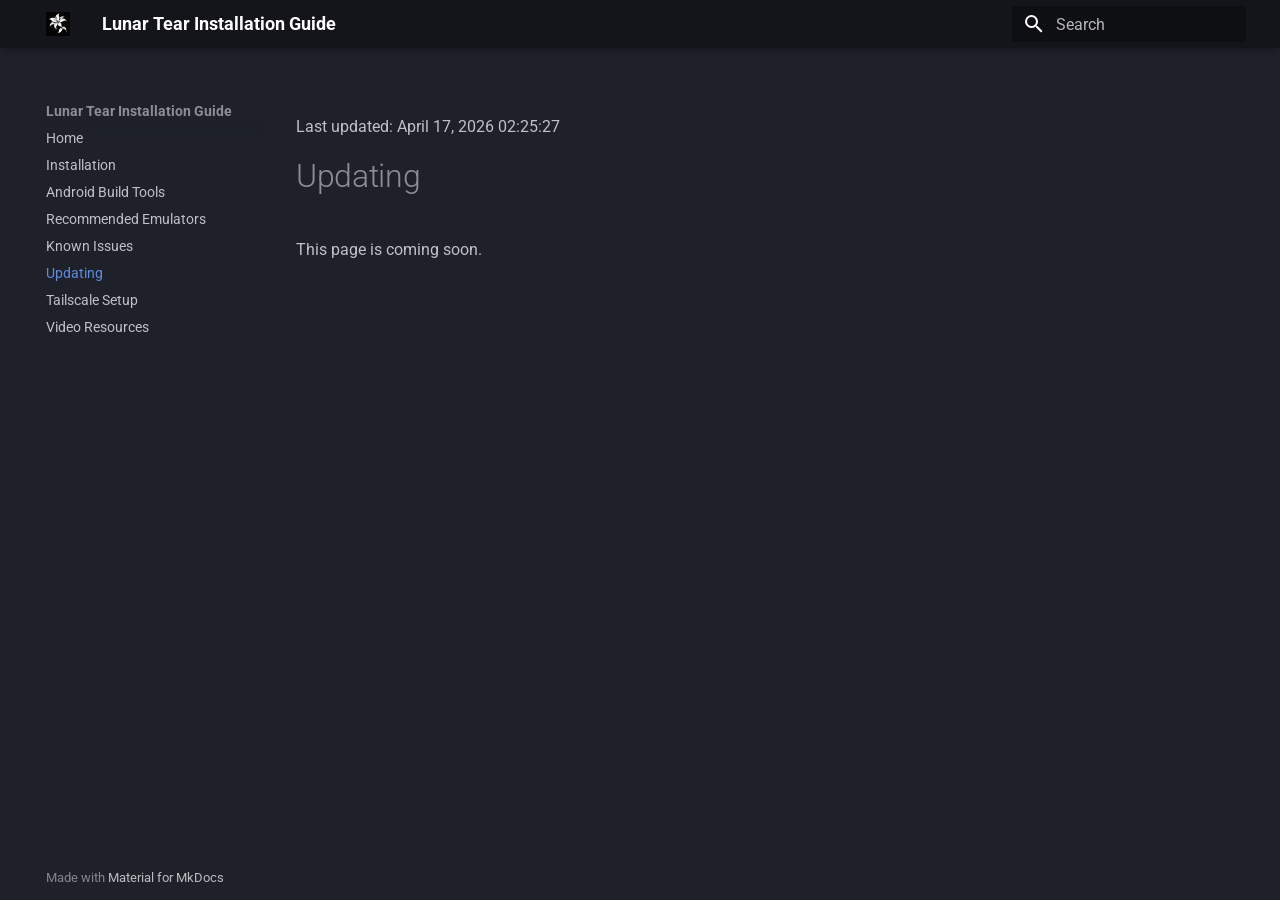
<file: site/updating/index.html>
<!doctype html>
<html lang="en" class="no-js">
  <head>
    
      <meta charset="utf-8">
      <meta name="viewport" content="width=device-width,initial-scale=1">
      
      
      
      
        <link rel="prev" href="../known-issues/">
      
      
        <link rel="next" href="../tailscale-setup/">
      
      
        
      
      
      <link rel="icon" href="../images/icon.webp">
      <meta name="generator" content="mkdocs-1.6.1, mkdocs-material-9.7.6">
    
    
      
        <title>Updating - Lunar Tear Installation Guide</title>
      
    
    
      <link rel="stylesheet" href="../assets/stylesheets/main.484c7ddc.min.css">
      
        
        <link rel="stylesheet" href="../assets/stylesheets/palette.ab4e12ef.min.css">
      
      


    
    
      
    
    
      
        
        
        <link rel="preconnect" href="https://fonts.gstatic.com" crossorigin>
        <link rel="stylesheet" href="https://fonts.googleapis.com/css?family=Roboto:300,300i,400,400i,700,700i%7CRoboto+Mono:400,400i,700,700i&display=fallback">
        <style>:root{--md-text-font:"Roboto";--md-code-font:"Roboto Mono"}</style>
      
    
    
      <link rel="stylesheet" href="../stylesheets/extra.css">
    
    <script>__md_scope=new URL("..",location),__md_hash=e=>[...e].reduce(((e,_)=>(e<<5)-e+_.charCodeAt(0)),0),__md_get=(e,_=localStorage,t=__md_scope)=>JSON.parse(_.getItem(t.pathname+"."+e)),__md_set=(e,_,t=localStorage,a=__md_scope)=>{try{t.setItem(a.pathname+"."+e,JSON.stringify(_))}catch(e){}}</script>
    
      

    
    
  </head>
  
  
    
    
      
    
    
    
    
    <body dir="ltr" data-md-color-scheme="slate" data-md-color-primary="black" data-md-color-accent="white">
  
    
    <input class="md-toggle" data-md-toggle="drawer" type="checkbox" id="__drawer" autocomplete="off">
    <input class="md-toggle" data-md-toggle="search" type="checkbox" id="__search" autocomplete="off">
    <label class="md-overlay" for="__drawer"></label>
    <div data-md-component="skip">
      
        
        <a href="#updating" class="md-skip">
          Skip to content
        </a>
      
    </div>
    <div data-md-component="announce">
      
    </div>
    
    
      

  

<header class="md-header md-header--shadow" data-md-component="header">
  <nav class="md-header__inner md-grid" aria-label="Header">
    <a href=".." title="Lunar Tear Installation Guide" class="md-header__button md-logo" aria-label="Lunar Tear Installation Guide" data-md-component="logo">
      
  <img src="../images/icon.webp" alt="logo">

    </a>
    <label class="md-header__button md-icon" for="__drawer">
      
      <svg xmlns="http://www.w3.org/2000/svg" viewBox="0 0 24 24"><path d="M3 6h18v2H3zm0 5h18v2H3zm0 5h18v2H3z"/></svg>
    </label>
    <div class="md-header__title" data-md-component="header-title">
      <div class="md-header__ellipsis">
        <div class="md-header__topic">
          <span class="md-ellipsis">
            Lunar Tear Installation Guide
          </span>
        </div>
        <div class="md-header__topic" data-md-component="header-topic">
          <span class="md-ellipsis">
            
              Updating
            
          </span>
        </div>
      </div>
    </div>
    
      
        <form class="md-header__option" data-md-component="palette">
  
    
    
    
    <input class="md-option" data-md-color-media="" data-md-color-scheme="slate" data-md-color-primary="black" data-md-color-accent="white"  aria-hidden="true"  type="radio" name="__palette" id="__palette_0">
    
  
</form>
      
    
    
      <script>var palette=__md_get("__palette");if(palette&&palette.color){if("(prefers-color-scheme)"===palette.color.media){var media=matchMedia("(prefers-color-scheme: light)"),input=document.querySelector(media.matches?"[data-md-color-media='(prefers-color-scheme: light)']":"[data-md-color-media='(prefers-color-scheme: dark)']");palette.color.media=input.getAttribute("data-md-color-media"),palette.color.scheme=input.getAttribute("data-md-color-scheme"),palette.color.primary=input.getAttribute("data-md-color-primary"),palette.color.accent=input.getAttribute("data-md-color-accent")}for(var[key,value]of Object.entries(palette.color))document.body.setAttribute("data-md-color-"+key,value)}</script>
    
    
    
      
      
        <label class="md-header__button md-icon" for="__search">
          
          <svg xmlns="http://www.w3.org/2000/svg" viewBox="0 0 24 24"><path d="M9.5 3A6.5 6.5 0 0 1 16 9.5c0 1.61-.59 3.09-1.56 4.23l.27.27h.79l5 5-1.5 1.5-5-5v-.79l-.27-.27A6.52 6.52 0 0 1 9.5 16 6.5 6.5 0 0 1 3 9.5 6.5 6.5 0 0 1 9.5 3m0 2C7 5 5 7 5 9.5S7 14 9.5 14 14 12 14 9.5 12 5 9.5 5"/></svg>
        </label>
        <div class="md-search" data-md-component="search" role="dialog">
  <label class="md-search__overlay" for="__search"></label>
  <div class="md-search__inner" role="search">
    <form class="md-search__form" name="search">
      <input type="text" class="md-search__input" name="query" aria-label="Search" placeholder="Search" autocapitalize="off" autocorrect="off" autocomplete="off" spellcheck="false" data-md-component="search-query" required>
      <label class="md-search__icon md-icon" for="__search">
        
        <svg xmlns="http://www.w3.org/2000/svg" viewBox="0 0 24 24"><path d="M9.5 3A6.5 6.5 0 0 1 16 9.5c0 1.61-.59 3.09-1.56 4.23l.27.27h.79l5 5-1.5 1.5-5-5v-.79l-.27-.27A6.52 6.52 0 0 1 9.5 16 6.5 6.5 0 0 1 3 9.5 6.5 6.5 0 0 1 9.5 3m0 2C7 5 5 7 5 9.5S7 14 9.5 14 14 12 14 9.5 12 5 9.5 5"/></svg>
        
        <svg xmlns="http://www.w3.org/2000/svg" viewBox="0 0 24 24"><path d="M20 11v2H8l5.5 5.5-1.42 1.42L4.16 12l7.92-7.92L13.5 5.5 8 11z"/></svg>
      </label>
      <nav class="md-search__options" aria-label="Search">
        
        <button type="reset" class="md-search__icon md-icon" title="Clear" aria-label="Clear" tabindex="-1">
          
          <svg xmlns="http://www.w3.org/2000/svg" viewBox="0 0 24 24"><path d="M19 6.41 17.59 5 12 10.59 6.41 5 5 6.41 10.59 12 5 17.59 6.41 19 12 13.41 17.59 19 19 17.59 13.41 12z"/></svg>
        </button>
      </nav>
      
    </form>
    <div class="md-search__output">
      <div class="md-search__scrollwrap" tabindex="0" data-md-scrollfix>
        <div class="md-search-result" data-md-component="search-result">
          <div class="md-search-result__meta">
            Initializing search
          </div>
          <ol class="md-search-result__list" role="presentation"></ol>
        </div>
      </div>
    </div>
  </div>
</div>
      
    
    
  </nav>
  
</header>
    
    <div class="md-container" data-md-component="container">
      
      
        
          
        
      
      <main class="md-main" data-md-component="main">
        <div class="md-main__inner md-grid">
          
            
              
              <div class="md-sidebar md-sidebar--primary" data-md-component="sidebar" data-md-type="navigation" >
                <div class="md-sidebar__scrollwrap">
                  <div class="md-sidebar__inner">
                    



<nav class="md-nav md-nav--primary" aria-label="Navigation" data-md-level="0">
  <label class="md-nav__title" for="__drawer">
    <a href=".." title="Lunar Tear Installation Guide" class="md-nav__button md-logo" aria-label="Lunar Tear Installation Guide" data-md-component="logo">
      
  <img src="../images/icon.webp" alt="logo">

    </a>
    Lunar Tear Installation Guide
  </label>
  
  <ul class="md-nav__list" data-md-scrollfix>
    
      
      
  
  
  
  
    <li class="md-nav__item">
      <a href=".." class="md-nav__link">
        
  
  
  <span class="md-ellipsis">
    
  
    Home
  

    
  </span>
  
  

      </a>
    </li>
  

    
      
      
  
  
  
  
    <li class="md-nav__item">
      <a href="../installation/" class="md-nav__link">
        
  
  
  <span class="md-ellipsis">
    
  
    Installation
  

    
  </span>
  
  

      </a>
    </li>
  

    
      
      
  
  
  
  
    <li class="md-nav__item">
      <a href="../android-build-tools/" class="md-nav__link">
        
  
  
  <span class="md-ellipsis">
    
  
    Android Build Tools
  

    
  </span>
  
  

      </a>
    </li>
  

    
      
      
  
  
  
  
    <li class="md-nav__item">
      <a href="../recommended-emulators/" class="md-nav__link">
        
  
  
  <span class="md-ellipsis">
    
  
    Recommended Emulators
  

    
  </span>
  
  

      </a>
    </li>
  

    
      
      
  
  
  
  
    <li class="md-nav__item">
      <a href="../known-issues/" class="md-nav__link">
        
  
  
  <span class="md-ellipsis">
    
  
    Known Issues
  

    
  </span>
  
  

      </a>
    </li>
  

    
      
      
  
  
    
  
  
  
    <li class="md-nav__item md-nav__item--active">
      
      <input class="md-nav__toggle md-toggle" type="checkbox" id="__toc">
      
      
        
      
      
      <a href="./" class="md-nav__link md-nav__link--active">
        
  
  
  <span class="md-ellipsis">
    
  
    Updating
  

    
  </span>
  
  

      </a>
      
    </li>
  

    
      
      
  
  
  
  
    <li class="md-nav__item">
      <a href="../tailscale-setup/" class="md-nav__link">
        
  
  
  <span class="md-ellipsis">
    
  
    Tailscale Setup
  

    
  </span>
  
  

      </a>
    </li>
  

    
      
      
  
  
  
  
    <li class="md-nav__item">
      <a href="../video/" class="md-nav__link">
        
  
  
  <span class="md-ellipsis">
    
  
    Video Resources
  

    
  </span>
  
  

      </a>
    </li>
  

    
  </ul>
</nav>
                  </div>
                </div>
              </div>
            
            
              
              <div class="md-sidebar md-sidebar--secondary" data-md-component="sidebar" data-md-type="toc" >
                <div class="md-sidebar__scrollwrap">
                  <div class="md-sidebar__inner">
                    

<nav class="md-nav md-nav--secondary" aria-label="Table of contents">
  
  
  
    
  
  
</nav>
                  </div>
                </div>
              </div>
            
          
          
            <div class="md-content" data-md-component="content">
              
              <article class="md-content__inner md-typeset">
                
                  



<p>Last updated: <span class="git-revision-date-localized-plugin git-revision-date-localized-plugin-datetime" title="April 17, 2026 02:25:27 UTC">April 17, 2026 02:25:27</span></p>
<h1 id="updating">Updating</h1>
<p>This page is coming soon.</p>







  
    
  
  
    
  


  <aside class="md-source-file">
    
      
  <span class="md-source-file__fact">
    <span class="md-icon" title="Last update">
      <svg xmlns="http://www.w3.org/2000/svg" viewBox="0 0 24 24"><path d="M21 13.1c-.1 0-.3.1-.4.2l-1 1 2.1 2.1 1-1c.2-.2.2-.6 0-.8l-1.3-1.3c-.1-.1-.2-.2-.4-.2m-1.9 1.8-6.1 6V23h2.1l6.1-6.1zM12.5 7v5.2l4 2.4-1 1L11 13V7zM11 21.9c-5.1-.5-9-4.8-9-9.9C2 6.5 6.5 2 12 2c5.3 0 9.6 4.1 10 9.3-.3-.1-.6-.2-1-.2s-.7.1-1 .2C19.6 7.2 16.2 4 12 4c-4.4 0-8 3.6-8 8 0 4.1 3.1 7.5 7.1 7.9l-.1.2z"/></svg>
    </span>
    <span class="git-revision-date-localized-plugin git-revision-date-localized-plugin-datetime" title="April 17, 2026 02:25:27 UTC">April 17, 2026 02:25:27</span>
  </span>

    
    
      
  <span class="md-source-file__fact">
    <span class="md-icon" title="Created">
      <svg xmlns="http://www.w3.org/2000/svg" viewBox="0 0 24 24"><path d="M14.47 15.08 11 13V7h1.5v5.25l3.08 1.83c-.41.28-.79.62-1.11 1m-1.39 4.84c-.36.05-.71.08-1.08.08-4.42 0-8-3.58-8-8s3.58-8 8-8 8 3.58 8 8c0 .37-.03.72-.08 1.08.69.1 1.33.32 1.92.64.1-.56.16-1.13.16-1.72 0-5.5-4.5-10-10-10S2 6.5 2 12s4.47 10 10 10c.59 0 1.16-.06 1.72-.16-.32-.59-.54-1.23-.64-1.92M18 15v3h-3v2h3v3h2v-3h3v-2h-3v-3z"/></svg>
    </span>
    <span class="git-revision-date-localized-plugin git-revision-date-localized-plugin-datetime" title="April 17, 2026 02:25:27 UTC">April 17, 2026 02:25:27</span>
  </span>

    
    
    
  </aside>





                
              </article>
            </div>
          
          
<script>var target=document.getElementById(location.hash.slice(1));target&&target.name&&(target.checked=target.name.startsWith("__tabbed_"))</script>
        </div>
        
      </main>
      
        <footer class="md-footer">
  
  <div class="md-footer-meta md-typeset">
    <div class="md-footer-meta__inner md-grid">
      <div class="md-copyright">
  
  
    Made with
    <a href="https://squidfunk.github.io/mkdocs-material/" target="_blank" rel="noopener">
      Material for MkDocs
    </a>
  
</div>
      
    </div>
  </div>
</footer>
      
    </div>
    <div class="md-dialog" data-md-component="dialog">
      <div class="md-dialog__inner md-typeset"></div>
    </div>
    
    
    
      
      
      <script id="__config" type="application/json">{"annotate": null, "base": "..", "features": ["navigation.instant", "navigation.sections", "search.highlight", "content.code.copy"], "search": "../assets/javascripts/workers/search.2c215733.min.js", "tags": null, "translations": {"clipboard.copied": "Copied to clipboard", "clipboard.copy": "Copy to clipboard", "search.result.more.one": "1 more on this page", "search.result.more.other": "# more on this page", "search.result.none": "No matching documents", "search.result.one": "1 matching document", "search.result.other": "# matching documents", "search.result.placeholder": "Type to start searching", "search.result.term.missing": "Missing", "select.version": "Select version"}, "version": null}</script>
    
    
      <script src="../assets/javascripts/bundle.79ae519e.min.js"></script>
      
    
  </body>
</html>
</file>
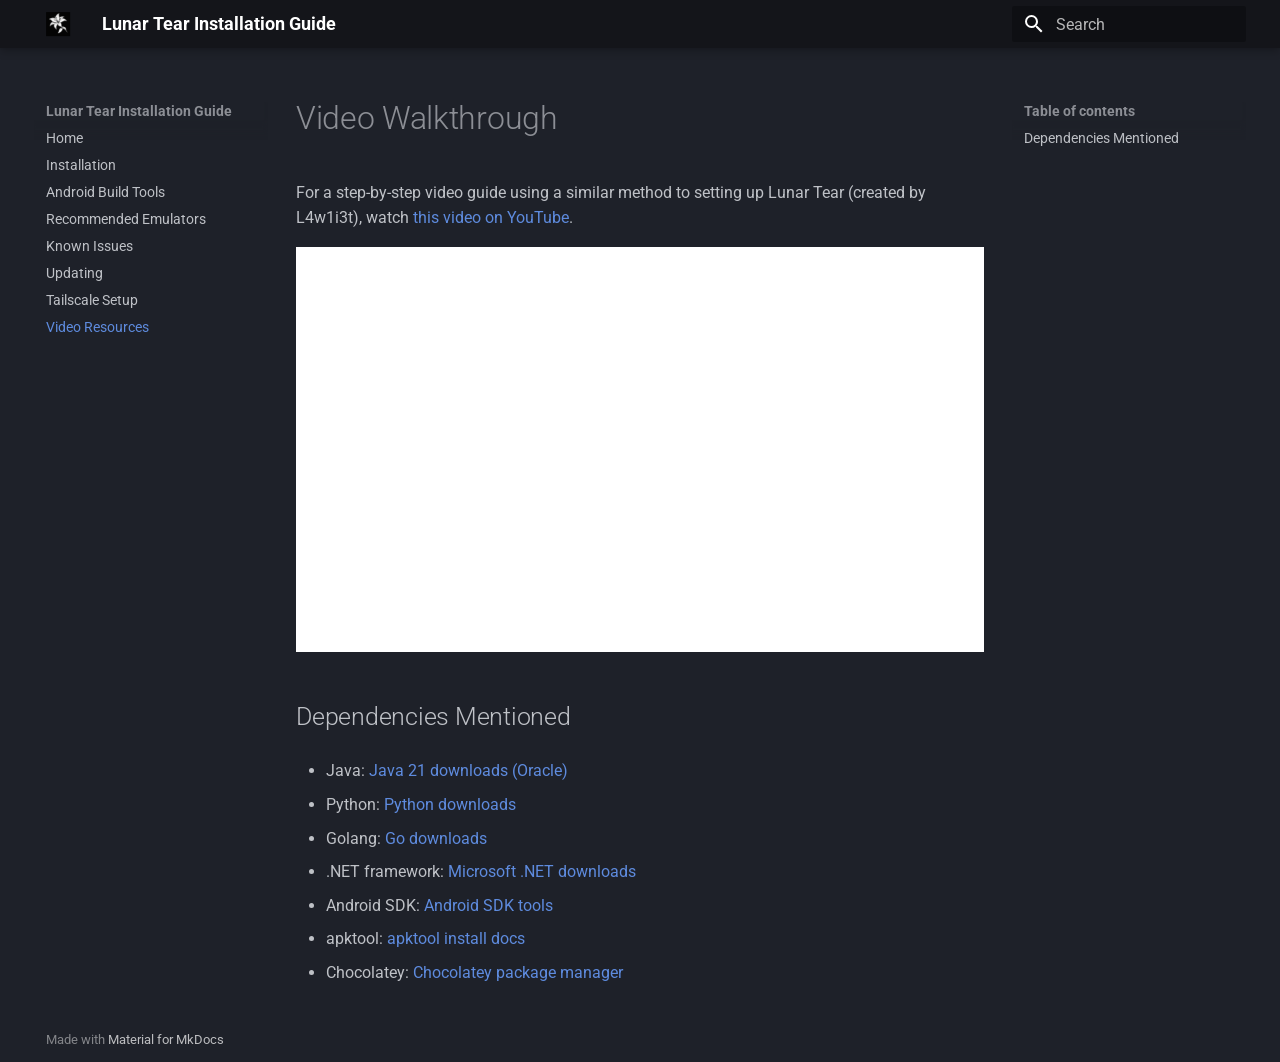
<file: site/video/index.html>
<!doctype html>
<html lang="en" class="no-js">
  <head>
    
      <meta charset="utf-8">
      <meta name="viewport" content="width=device-width,initial-scale=1">
      
      
      
      
        <link rel="prev" href="../tailscale-setup/">
      
      
      
        
      
      
      <link rel="icon" href="../images/icon.webp">
      <meta name="generator" content="mkdocs-1.6.1, mkdocs-material-9.7.6">
    
    
      
        <title>Video Resources - Lunar Tear Installation Guide</title>
      
    
    
      <link rel="stylesheet" href="../assets/stylesheets/main.484c7ddc.min.css">
      
        
        <link rel="stylesheet" href="../assets/stylesheets/palette.ab4e12ef.min.css">
      
      


    
    
      
    
    
      
        
        
        <link rel="preconnect" href="https://fonts.gstatic.com" crossorigin>
        <link rel="stylesheet" href="https://fonts.googleapis.com/css?family=Roboto:300,300i,400,400i,700,700i%7CRoboto+Mono:400,400i,700,700i&display=fallback">
        <style>:root{--md-text-font:"Roboto";--md-code-font:"Roboto Mono"}</style>
      
    
    
      <link rel="stylesheet" href="../stylesheets/extra.css">
    
    <script>__md_scope=new URL("..",location),__md_hash=e=>[...e].reduce(((e,_)=>(e<<5)-e+_.charCodeAt(0)),0),__md_get=(e,_=localStorage,t=__md_scope)=>JSON.parse(_.getItem(t.pathname+"."+e)),__md_set=(e,_,t=localStorage,a=__md_scope)=>{try{t.setItem(a.pathname+"."+e,JSON.stringify(_))}catch(e){}}</script>
    
      

    
    
  </head>
  
  
    
    
      
    
    
    
    
    <body dir="ltr" data-md-color-scheme="slate" data-md-color-primary="black" data-md-color-accent="white">
  
    
    <input class="md-toggle" data-md-toggle="drawer" type="checkbox" id="__drawer" autocomplete="off">
    <input class="md-toggle" data-md-toggle="search" type="checkbox" id="__search" autocomplete="off">
    <label class="md-overlay" for="__drawer"></label>
    <div data-md-component="skip">
      
        
        <a href="#video-walkthrough" class="md-skip">
          Skip to content
        </a>
      
    </div>
    <div data-md-component="announce">
      
    </div>
    
    
      

  

<header class="md-header md-header--shadow" data-md-component="header">
  <nav class="md-header__inner md-grid" aria-label="Header">
    <a href=".." title="Lunar Tear Installation Guide" class="md-header__button md-logo" aria-label="Lunar Tear Installation Guide" data-md-component="logo">
      
  <img src="../images/icon.webp" alt="logo">

    </a>
    <label class="md-header__button md-icon" for="__drawer">
      
      <svg xmlns="http://www.w3.org/2000/svg" viewBox="0 0 24 24"><path d="M3 6h18v2H3zm0 5h18v2H3zm0 5h18v2H3z"/></svg>
    </label>
    <div class="md-header__title" data-md-component="header-title">
      <div class="md-header__ellipsis">
        <div class="md-header__topic">
          <span class="md-ellipsis">
            Lunar Tear Installation Guide
          </span>
        </div>
        <div class="md-header__topic" data-md-component="header-topic">
          <span class="md-ellipsis">
            
              Video Resources
            
          </span>
        </div>
      </div>
    </div>
    
      
        <form class="md-header__option" data-md-component="palette">
  
    
    
    
    <input class="md-option" data-md-color-media="" data-md-color-scheme="slate" data-md-color-primary="black" data-md-color-accent="white"  aria-hidden="true"  type="radio" name="__palette" id="__palette_0">
    
  
</form>
      
    
    
      <script>var palette=__md_get("__palette");if(palette&&palette.color){if("(prefers-color-scheme)"===palette.color.media){var media=matchMedia("(prefers-color-scheme: light)"),input=document.querySelector(media.matches?"[data-md-color-media='(prefers-color-scheme: light)']":"[data-md-color-media='(prefers-color-scheme: dark)']");palette.color.media=input.getAttribute("data-md-color-media"),palette.color.scheme=input.getAttribute("data-md-color-scheme"),palette.color.primary=input.getAttribute("data-md-color-primary"),palette.color.accent=input.getAttribute("data-md-color-accent")}for(var[key,value]of Object.entries(palette.color))document.body.setAttribute("data-md-color-"+key,value)}</script>
    
    
    
      
      
        <label class="md-header__button md-icon" for="__search">
          
          <svg xmlns="http://www.w3.org/2000/svg" viewBox="0 0 24 24"><path d="M9.5 3A6.5 6.5 0 0 1 16 9.5c0 1.61-.59 3.09-1.56 4.23l.27.27h.79l5 5-1.5 1.5-5-5v-.79l-.27-.27A6.52 6.52 0 0 1 9.5 16 6.5 6.5 0 0 1 3 9.5 6.5 6.5 0 0 1 9.5 3m0 2C7 5 5 7 5 9.5S7 14 9.5 14 14 12 14 9.5 12 5 9.5 5"/></svg>
        </label>
        <div class="md-search" data-md-component="search" role="dialog">
  <label class="md-search__overlay" for="__search"></label>
  <div class="md-search__inner" role="search">
    <form class="md-search__form" name="search">
      <input type="text" class="md-search__input" name="query" aria-label="Search" placeholder="Search" autocapitalize="off" autocorrect="off" autocomplete="off" spellcheck="false" data-md-component="search-query" required>
      <label class="md-search__icon md-icon" for="__search">
        
        <svg xmlns="http://www.w3.org/2000/svg" viewBox="0 0 24 24"><path d="M9.5 3A6.5 6.5 0 0 1 16 9.5c0 1.61-.59 3.09-1.56 4.23l.27.27h.79l5 5-1.5 1.5-5-5v-.79l-.27-.27A6.52 6.52 0 0 1 9.5 16 6.5 6.5 0 0 1 3 9.5 6.5 6.5 0 0 1 9.5 3m0 2C7 5 5 7 5 9.5S7 14 9.5 14 14 12 14 9.5 12 5 9.5 5"/></svg>
        
        <svg xmlns="http://www.w3.org/2000/svg" viewBox="0 0 24 24"><path d="M20 11v2H8l5.5 5.5-1.42 1.42L4.16 12l7.92-7.92L13.5 5.5 8 11z"/></svg>
      </label>
      <nav class="md-search__options" aria-label="Search">
        
        <button type="reset" class="md-search__icon md-icon" title="Clear" aria-label="Clear" tabindex="-1">
          
          <svg xmlns="http://www.w3.org/2000/svg" viewBox="0 0 24 24"><path d="M19 6.41 17.59 5 12 10.59 6.41 5 5 6.41 10.59 12 5 17.59 6.41 19 12 13.41 17.59 19 19 17.59 13.41 12z"/></svg>
        </button>
      </nav>
      
    </form>
    <div class="md-search__output">
      <div class="md-search__scrollwrap" tabindex="0" data-md-scrollfix>
        <div class="md-search-result" data-md-component="search-result">
          <div class="md-search-result__meta">
            Initializing search
          </div>
          <ol class="md-search-result__list" role="presentation"></ol>
        </div>
      </div>
    </div>
  </div>
</div>
      
    
    
  </nav>
  
</header>
    
    <div class="md-container" data-md-component="container">
      
      
        
          
        
      
      <main class="md-main" data-md-component="main">
        <div class="md-main__inner md-grid">
          
            
              
              <div class="md-sidebar md-sidebar--primary" data-md-component="sidebar" data-md-type="navigation" >
                <div class="md-sidebar__scrollwrap">
                  <div class="md-sidebar__inner">
                    



<nav class="md-nav md-nav--primary" aria-label="Navigation" data-md-level="0">
  <label class="md-nav__title" for="__drawer">
    <a href=".." title="Lunar Tear Installation Guide" class="md-nav__button md-logo" aria-label="Lunar Tear Installation Guide" data-md-component="logo">
      
  <img src="../images/icon.webp" alt="logo">

    </a>
    Lunar Tear Installation Guide
  </label>
  
  <ul class="md-nav__list" data-md-scrollfix>
    
      
      
  
  
  
  
    <li class="md-nav__item">
      <a href=".." class="md-nav__link">
        
  
  
  <span class="md-ellipsis">
    
  
    Home
  

    
  </span>
  
  

      </a>
    </li>
  

    
      
      
  
  
  
  
    <li class="md-nav__item">
      <a href="../installation/" class="md-nav__link">
        
  
  
  <span class="md-ellipsis">
    
  
    Installation
  

    
  </span>
  
  

      </a>
    </li>
  

    
      
      
  
  
  
  
    <li class="md-nav__item">
      <a href="../android-build-tools/" class="md-nav__link">
        
  
  
  <span class="md-ellipsis">
    
  
    Android Build Tools
  

    
  </span>
  
  

      </a>
    </li>
  

    
      
      
  
  
  
  
    <li class="md-nav__item">
      <a href="../recommended-emulators/" class="md-nav__link">
        
  
  
  <span class="md-ellipsis">
    
  
    Recommended Emulators
  

    
  </span>
  
  

      </a>
    </li>
  

    
      
      
  
  
  
  
    <li class="md-nav__item">
      <a href="../known-issues/" class="md-nav__link">
        
  
  
  <span class="md-ellipsis">
    
  
    Known Issues
  

    
  </span>
  
  

      </a>
    </li>
  

    
      
      
  
  
  
  
    <li class="md-nav__item">
      <a href="../updating/" class="md-nav__link">
        
  
  
  <span class="md-ellipsis">
    
  
    Updating
  

    
  </span>
  
  

      </a>
    </li>
  

    
      
      
  
  
  
  
    <li class="md-nav__item">
      <a href="../tailscale-setup/" class="md-nav__link">
        
  
  
  <span class="md-ellipsis">
    
  
    Tailscale Setup
  

    
  </span>
  
  

      </a>
    </li>
  

    
      
      
  
  
    
  
  
  
    <li class="md-nav__item md-nav__item--active">
      
      <input class="md-nav__toggle md-toggle" type="checkbox" id="__toc">
      
      
        
      
      
        <label class="md-nav__link md-nav__link--active" for="__toc">
          
  
  
  <span class="md-ellipsis">
    
  
    Video Resources
  

    
  </span>
  
  

          <span class="md-nav__icon md-icon"></span>
        </label>
      
      <a href="./" class="md-nav__link md-nav__link--active">
        
  
  
  <span class="md-ellipsis">
    
  
    Video Resources
  

    
  </span>
  
  

      </a>
      
        

<nav class="md-nav md-nav--secondary" aria-label="Table of contents">
  
  
  
    
  
  
    <label class="md-nav__title" for="__toc">
      <span class="md-nav__icon md-icon"></span>
      Table of contents
    </label>
    <ul class="md-nav__list" data-md-component="toc" data-md-scrollfix>
      
        <li class="md-nav__item">
  <a href="#dependencies-mentioned" class="md-nav__link">
    <span class="md-ellipsis">
      
        Dependencies Mentioned
      
    </span>
  </a>
  
</li>
      
    </ul>
  
</nav>
      
    </li>
  

    
  </ul>
</nav>
                  </div>
                </div>
              </div>
            
            
              
              <div class="md-sidebar md-sidebar--secondary" data-md-component="sidebar" data-md-type="toc" >
                <div class="md-sidebar__scrollwrap">
                  <div class="md-sidebar__inner">
                    

<nav class="md-nav md-nav--secondary" aria-label="Table of contents">
  
  
  
    
  
  
    <label class="md-nav__title" for="__toc">
      <span class="md-nav__icon md-icon"></span>
      Table of contents
    </label>
    <ul class="md-nav__list" data-md-component="toc" data-md-scrollfix>
      
        <li class="md-nav__item">
  <a href="#dependencies-mentioned" class="md-nav__link">
    <span class="md-ellipsis">
      
        Dependencies Mentioned
      
    </span>
  </a>
  
</li>
      
    </ul>
  
</nav>
                  </div>
                </div>
              </div>
            
          
          
            <div class="md-content" data-md-component="content">
              
              <article class="md-content__inner md-typeset">
                
                  



<h1 id="video-walkthrough">Video Walkthrough</h1>
<p>For a step-by-step video guide using a similar method to setting up Lunar Tear (created by L4w1i3t), watch <a href="https://www.youtube.com/watch?v=fg-6zSgX4zU">this video on YouTube</a>.</p>
<div style="max-width:720px;margin:auto">
  <iframe width="720" height="405" src="https://www.youtube-nocookie.com/embed/fg-6zSgX4zU" title="Lunar Tear walkthrough (L4w1i3t)" frameborder="0" allow="accelerometer; autoplay; clipboard-write; encrypted-media; gyroscope; picture-in-picture" allowfullscreen></iframe>
</div>

<h2 id="dependencies-mentioned">Dependencies Mentioned</h2>
<ul>
<li>
<p>Java: <a href="https://www.oracle.com/java/technologies/downloads/#java21">Java 21 downloads (Oracle)</a></p>
</li>
<li>
<p>Python: <a href="https://www.python.org/downloads/">Python downloads</a></p>
</li>
<li>
<p>Golang: <a href="https://go.dev/">Go downloads</a></p>
</li>
<li>
<p>.NET framework: <a href="https://dotnet.microsoft.com/en-us/download">Microsoft .NET downloads</a></p>
</li>
<li>
<p>Android SDK: <a href="https://developer.android.com/tools">Android SDK tools</a></p>
</li>
<li>
<p>apktool: <a href="https://apktool.org/docs/install">apktool install docs</a></p>
</li>
<li>
<p>Chocolatey: <a href="https://chocolatey.org/">Chocolatey package manager</a></p>
</li>
</ul>







  
    
  
  
    
  


  <aside class="md-source-file">
    
      
  <span class="md-source-file__fact">
    <span class="md-icon" title="Last update">
      <svg xmlns="http://www.w3.org/2000/svg" viewBox="0 0 24 24"><path d="M21 13.1c-.1 0-.3.1-.4.2l-1 1 2.1 2.1 1-1c.2-.2.2-.6 0-.8l-1.3-1.3c-.1-.1-.2-.2-.4-.2m-1.9 1.8-6.1 6V23h2.1l6.1-6.1zM12.5 7v5.2l4 2.4-1 1L11 13V7zM11 21.9c-5.1-.5-9-4.8-9-9.9C2 6.5 6.5 2 12 2c5.3 0 9.6 4.1 10 9.3-.3-.1-.6-.2-1-.2s-.7.1-1 .2C19.6 7.2 16.2 4 12 4c-4.4 0-8 3.6-8 8 0 4.1 3.1 7.5 7.1 7.9l-.1.2z"/></svg>
    </span>
    <span class="git-revision-date-localized-plugin git-revision-date-localized-plugin-datetime" title="April 16, 2026 18:09:47 UTC">April 16, 2026 18:09:47</span>
  </span>

    
    
      
  <span class="md-source-file__fact">
    <span class="md-icon" title="Created">
      <svg xmlns="http://www.w3.org/2000/svg" viewBox="0 0 24 24"><path d="M14.47 15.08 11 13V7h1.5v5.25l3.08 1.83c-.41.28-.79.62-1.11 1m-1.39 4.84c-.36.05-.71.08-1.08.08-4.42 0-8-3.58-8-8s3.58-8 8-8 8 3.58 8 8c0 .37-.03.72-.08 1.08.69.1 1.33.32 1.92.64.1-.56.16-1.13.16-1.72 0-5.5-4.5-10-10-10S2 6.5 2 12s4.47 10 10 10c.59 0 1.16-.06 1.72-.16-.32-.59-.54-1.23-.64-1.92M18 15v3h-3v2h3v3h2v-3h3v-2h-3v-3z"/></svg>
    </span>
    <span class="git-revision-date-localized-plugin git-revision-date-localized-plugin-datetime" title="April 16, 2026 18:09:47 UTC">April 16, 2026 18:09:47</span>
  </span>

    
    
    
  </aside>





                
              </article>
            </div>
          
          
<script>var target=document.getElementById(location.hash.slice(1));target&&target.name&&(target.checked=target.name.startsWith("__tabbed_"))</script>
        </div>
        
      </main>
      
        <footer class="md-footer">
  
  <div class="md-footer-meta md-typeset">
    <div class="md-footer-meta__inner md-grid">
      <div class="md-copyright">
  
  
    Made with
    <a href="https://squidfunk.github.io/mkdocs-material/" target="_blank" rel="noopener">
      Material for MkDocs
    </a>
  
</div>
      
    </div>
  </div>
</footer>
      
    </div>
    <div class="md-dialog" data-md-component="dialog">
      <div class="md-dialog__inner md-typeset"></div>
    </div>
    
    
    
      
      
      <script id="__config" type="application/json">{"annotate": null, "base": "..", "features": ["navigation.instant", "navigation.sections", "search.highlight", "content.code.copy"], "search": "../assets/javascripts/workers/search.2c215733.min.js", "tags": null, "translations": {"clipboard.copied": "Copied to clipboard", "clipboard.copy": "Copy to clipboard", "search.result.more.one": "1 more on this page", "search.result.more.other": "# more on this page", "search.result.none": "No matching documents", "search.result.one": "1 matching document", "search.result.other": "# matching documents", "search.result.placeholder": "Type to start searching", "search.result.term.missing": "Missing", "select.version": "Select version"}, "version": null}</script>
    
    
      <script src="../assets/javascripts/bundle.79ae519e.min.js"></script>
      
    
  </body>
</html>
</file>
<file: site/stylesheets/extra.css>
@font-face {
  font-family: "Bangle Normal";
  src: url("../fonts/Bangle-Normal.ttf") format("truetype");
  font-display: swap;
}

body:has(.hero) .md-main__inner {
  max-width: none;
  margin: 0;
}

body:has(.hero) .md-header,
body:has(.hero) .md-header__inner,
body:has(.hero) .md-tabs {
  background: transparent;
  box-shadow: none;
}

body:has(.hero) .md-header {
  position: absolute;
  top: 0;
  left: 0;
  right: 0;
  z-index: 2;
}

body:has(.hero) .md-sidebar--primary,
body:has(.hero) .md-sidebar--secondary {
  display: none;
}

body:has(.hero) .md-content {
  margin: 0;
}

body:has(.hero) .md-content__inner {
  margin: 0;
  padding: 0;
}

body:has(.hero) .md-content__inner::before {
  display: none;
}

body:has(.hero) .md-container {
  position: relative;
  background-color: #050508;
}

body:has(.hero) {
  background-color: #050508;
}

.hero {
  min-height: calc(100dvh - 2.4rem);
  display: flex;
  align-items: center;
  justify-content: center;
  width: 100%;
  margin: 0;
  padding: 6rem 1.5rem 4rem;
  text-align: center;
  background:
    linear-gradient(rgba(5, 5, 8, 0.45), rgba(5, 5, 8, 0.78)),
    url("../images/tears.jpg") no-repeat center center;
  background-size: cover;
}

.hero__content {
  max-width: 46rem;
  padding: 2.5rem 2rem;
  border: 1px solid rgba(255, 255, 255, 0.14);
  border-radius: 1.5rem;
  background:
    linear-gradient(180deg, rgba(12, 12, 18, 0.84), rgba(6, 6, 10, 0.9));
  box-shadow: 0 1.5rem 4rem rgba(0, 0, 0, 0.35);
}

.hero h1 {
  margin: 0 0 1rem;
  font-family: "Bangle Normal", "Roboto", sans-serif;
  font-size: clamp(2.5rem, 6vw, 4.5rem);
  line-height: 1.05;
}

.hero p {
  margin: 0 0 2rem;
  font-size: 1.1rem;
}

.hero .md-button {
  margin: 0.35rem;
}

@media screen and (max-width: 76.2344em) {
  .hero {
    min-height: calc(100dvh - 2.8rem);
  }
}

@media screen and (max-width: 44.9375em) {
  .hero {
    min-height: calc(100dvh - 2.8rem);
    padding: 5rem 1rem 3rem;
  }

  .hero__content {
    padding: 2rem 1.25rem;
  }

  .hero .md-button {
    display: block;
    margin: 0.5rem 0;
  }
}

.md-source-file {
  display: none;
}

.md-footer,
.md-footer-meta {
  background: transparent;
}

.md-footer-meta {
  display: block;
}

body:has(.hero) .md-footer {
  margin-top: -3.25rem;
  position: relative;
  z-index: 1;
}

.md-footer-meta__inner {
  background: transparent;
}

body:has(.hero) .md-main {
  background:
    linear-gradient(rgba(5, 5, 8, 0.45), rgba(5, 5, 8, 0.78)),
    url("../images/tears.jpg") no-repeat center bottom;
  background-size: cover;
}
</file>
<file: site/assets/stylesheets/main.484c7ddc.min.css>
@charset "UTF-8";html{-webkit-text-size-adjust:none;-moz-text-size-adjust:none;text-size-adjust:none;box-sizing:border-box}*,:after,:before{box-sizing:inherit}@media (prefers-reduced-motion){*,:after,:before{transition:none!important}}body{margin:0}a,button,input,label{-webkit-tap-highlight-color:transparent}a{color:inherit;text-decoration:none}hr{border:0;box-sizing:initial;display:block;height:.05rem;overflow:visible;padding:0}small{font-size:80%}sub,sup{line-height:1em}img{border-style:none}table{border-collapse:initial;border-spacing:0}td,th{font-weight:400;vertical-align:top}button{background:#0000;border:0;font-family:inherit;font-size:inherit;margin:0;padding:0}input{border:0;outline:none}:root{--md-primary-fg-color:#4051b5;--md-primary-fg-color--light:#5d6cc0;--md-primary-fg-color--dark:#303fa1;--md-primary-bg-color:#fff;--md-primary-bg-color--light:#ffffffb3;--md-accent-fg-color:#526cfe;--md-accent-fg-color--transparent:#526cfe1a;--md-accent-bg-color:#fff;--md-accent-bg-color--light:#ffffffb3}[data-md-color-scheme=default]{color-scheme:light}[data-md-color-scheme=default] img[src$="#gh-dark-mode-only"],[data-md-color-scheme=default] img[src$="#only-dark"]{display:none}:root,[data-md-color-scheme=default]{--md-hue:225deg;--md-default-fg-color:#000000de;--md-default-fg-color--light:#0000008a;--md-default-fg-color--lighter:#00000052;--md-default-fg-color--lightest:#00000012;--md-default-bg-color:#fff;--md-default-bg-color--light:#ffffffb3;--md-default-bg-color--lighter:#ffffff4d;--md-default-bg-color--lightest:#ffffff1f;--md-code-fg-color:#36464e;--md-code-bg-color:#f5f5f5;--md-code-bg-color--light:#f5f5f5b3;--md-code-bg-color--lighter:#f5f5f54d;--md-code-hl-color:#4287ff;--md-code-hl-color--light:#4287ff1a;--md-code-hl-number-color:#d52a2a;--md-code-hl-special-color:#db1457;--md-code-hl-function-color:#a846b9;--md-code-hl-constant-color:#6e59d9;--md-code-hl-keyword-color:#3f6ec6;--md-code-hl-string-color:#1c7d4d;--md-code-hl-name-color:var(--md-code-fg-color);--md-code-hl-operator-color:var(--md-default-fg-color--light);--md-code-hl-punctuation-color:var(--md-default-fg-color--light);--md-code-hl-comment-color:var(--md-default-fg-color--light);--md-code-hl-generic-color:var(--md-default-fg-color--light);--md-code-hl-variable-color:var(--md-default-fg-color--light);--md-typeset-color:var(--md-default-fg-color);--md-typeset-a-color:var(--md-primary-fg-color);--md-typeset-del-color:#f5503d26;--md-typeset-ins-color:#0bd57026;--md-typeset-kbd-color:#fafafa;--md-typeset-kbd-accent-color:#fff;--md-typeset-kbd-border-color:#b8b8b8;--md-typeset-mark-color:#ffff0080;--md-typeset-table-color:#0000001f;--md-typeset-table-color--light:rgba(0,0,0,.035);--md-admonition-fg-color:var(--md-default-fg-color);--md-admonition-bg-color:var(--md-default-bg-color);--md-warning-fg-color:#000000de;--md-warning-bg-color:#ff9;--md-footer-fg-color:#fff;--md-footer-fg-color--light:#ffffffb3;--md-footer-fg-color--lighter:#ffffff73;--md-footer-bg-color:#000000de;--md-footer-bg-color--dark:#00000052;--md-shadow-z1:0 0.2rem 0.5rem #0000000d,0 0 0.05rem #0000001a;--md-shadow-z2:0 0.2rem 0.5rem #0000001a,0 0 0.05rem #00000040;--md-shadow-z3:0 0.2rem 0.5rem #0003,0 0 0.05rem #00000059}.md-icon svg{fill:currentcolor;display:block;height:1.2rem;width:1.2rem}body{-webkit-font-smoothing:antialiased;-moz-osx-font-smoothing:grayscale;--md-text-font-family:var(--md-text-font,_),-apple-system,BlinkMacSystemFont,Helvetica,Arial,sans-serif;--md-code-font-family:var(--md-code-font,_),SFMono-Regular,Consolas,Menlo,monospace}aside,body,input{font-feature-settings:"kern","liga";color:var(--md-typeset-color);font-family:var(--md-text-font-family)}code,kbd,pre{font-feature-settings:"kern";font-family:var(--md-code-font-family)}:root{--md-typeset-table-sort-icon:url('data:image/svg+xml;charset=utf-8,<svg xmlns="http://www.w3.org/2000/svg" viewBox="0 0 24 24"><path d="m18 21-4-4h3V7h-3l4-4 4 4h-3v10h3M2 19v-2h10v2M2 13v-2h7v2M2 7V5h4v2z"/></svg>');--md-typeset-table-sort-icon--asc:url('data:image/svg+xml;charset=utf-8,<svg xmlns="http://www.w3.org/2000/svg" viewBox="0 0 24 24"><path d="M19 17h3l-4 4-4-4h3V3h2M2 17h10v2H2M6 5v2H2V5m0 6h7v2H2z"/></svg>');--md-typeset-table-sort-icon--desc:url('data:image/svg+xml;charset=utf-8,<svg xmlns="http://www.w3.org/2000/svg" viewBox="0 0 24 24"><path d="M19 7h3l-4-4-4 4h3v14h2M2 17h10v2H2M6 5v2H2V5m0 6h7v2H2z"/></svg>')}.md-typeset{-webkit-print-color-adjust:exact;color-adjust:exact;font-size:.8rem;line-height:1.6;overflow-wrap:break-word}@media print{.md-typeset{font-size:.68rem}}.md-typeset blockquote,.md-typeset dl,.md-typeset figure,.md-typeset ol,.md-typeset pre,.md-typeset ul{margin-bottom:1em;margin-top:1em}.md-typeset h1{color:var(--md-default-fg-color--light);font-size:2em;line-height:1.3;margin:0 0 1.25em}.md-typeset h1,.md-typeset h2{font-weight:300;letter-spacing:-.01em}.md-typeset h2{font-size:1.5625em;line-height:1.4;margin:1.6em 0 .64em}.md-typeset h3{font-size:1.25em;font-weight:400;letter-spacing:-.01em;line-height:1.5;margin:1.6em 0 .8em}.md-typeset h2+h3{margin-top:.8em}.md-typeset h4{font-weight:700;letter-spacing:-.01em;margin:1em 0}.md-typeset h5,.md-typeset h6{color:var(--md-default-fg-color--light);font-size:.8em;font-weight:700;letter-spacing:-.01em;margin:1.25em 0}.md-typeset h5{text-transform:uppercase}.md-typeset h5 code{text-transform:none}.md-typeset hr{border-bottom:.05rem solid var(--md-default-fg-color--lightest);display:flow-root;margin:1.5em 0}.md-typeset a{color:var(--md-typeset-a-color);word-break:break-word}.md-typeset a,.md-typeset a:before{transition:color 125ms}.md-typeset a:focus,.md-typeset a:hover{color:var(--md-accent-fg-color)}.md-typeset a:focus code,.md-typeset a:hover code{background-color:var(--md-accent-fg-color--transparent);color:var(--md-accent-fg-color)}.md-typeset a code{color:var(--md-typeset-a-color)}.md-typeset a.focus-visible{outline-color:var(--md-accent-fg-color);outline-offset:.2rem}.md-typeset code,.md-typeset kbd,.md-typeset pre{color:var(--md-code-fg-color);direction:ltr;font-variant-ligatures:none;transition:background-color 125ms}@media print{.md-typeset code,.md-typeset kbd,.md-typeset pre{white-space:pre-wrap}}.md-typeset code{background-color:var(--md-code-bg-color);border-radius:.1rem;-webkit-box-decoration-break:clone;box-decoration-break:clone;font-size:.85em;padding:0 .2941176471em;transition:color 125ms,background-color 125ms;word-break:break-word}.md-typeset code:not(.focus-visible){-webkit-tap-highlight-color:transparent;outline:none}.md-typeset pre{display:flow-root;line-height:1.4;position:relative}.md-typeset pre>code{-webkit-box-decoration-break:slice;box-decoration-break:slice;box-shadow:none;display:block;margin:0;outline-color:var(--md-accent-fg-color);overflow:auto;padding:.7720588235em 1.1764705882em;scrollbar-color:var(--md-default-fg-color--lighter) #0000;scrollbar-width:thin;touch-action:auto;word-break:normal}.md-typeset pre>code:hover{scrollbar-color:var(--md-accent-fg-color) #0000}.md-typeset pre>code::-webkit-scrollbar{height:.2rem;width:.2rem}.md-typeset pre>code::-webkit-scrollbar-thumb{background-color:var(--md-default-fg-color--lighter)}.md-typeset pre>code::-webkit-scrollbar-thumb:hover{background-color:var(--md-accent-fg-color)}.md-typeset kbd{background-color:var(--md-typeset-kbd-color);border-radius:.1rem;box-shadow:0 .1rem 0 .05rem var(--md-typeset-kbd-border-color),0 .1rem 0 var(--md-typeset-kbd-border-color),0 -.1rem .2rem var(--md-typeset-kbd-accent-color) inset;color:var(--md-default-fg-color);display:inline-block;font-size:.75em;padding:0 .6666666667em;vertical-align:text-top;word-break:break-word}.md-typeset mark{background-color:var(--md-typeset-mark-color);-webkit-box-decoration-break:clone;box-decoration-break:clone;color:inherit;word-break:break-word}.md-typeset abbr{cursor:help;text-decoration:none}.md-typeset [data-preview],.md-typeset abbr{border-bottom:.05rem dotted var(--md-default-fg-color--light)}.md-typeset small{opacity:.75}[dir=ltr] .md-typeset sub,[dir=ltr] .md-typeset sup{margin-left:.078125em}[dir=rtl] .md-typeset sub,[dir=rtl] .md-typeset sup{margin-right:.078125em}[dir=ltr] .md-typeset blockquote{padding-left:.6rem}[dir=rtl] .md-typeset blockquote{padding-right:.6rem}[dir=ltr] .md-typeset blockquote{border-left:.2rem solid var(--md-default-fg-color--lighter)}[dir=rtl] .md-typeset blockquote{border-right:.2rem solid var(--md-default-fg-color--lighter)}.md-typeset blockquote{color:var(--md-default-fg-color--light);margin-left:0;margin-right:0}.md-typeset ul{list-style-type:disc}.md-typeset ul[type]{list-style-type:revert-layer}[dir=ltr] .md-typeset ol,[dir=ltr] .md-typeset ul{margin-left:.625em}[dir=rtl] .md-typeset ol,[dir=rtl] .md-typeset ul{margin-right:.625em}.md-typeset ol,.md-typeset ul{padding:0}.md-typeset ol:not([hidden]),.md-typeset ul:not([hidden]){display:flow-root}.md-typeset ol ol,.md-typeset ul ol{list-style-type:lower-alpha}.md-typeset ol ol ol,.md-typeset ul ol ol{list-style-type:lower-roman}.md-typeset ol ol ol ol,.md-typeset ul ol ol ol{list-style-type:upper-alpha}.md-typeset ol ol ol ol ol,.md-typeset ul ol ol ol ol{list-style-type:upper-roman}.md-typeset ol[type],.md-typeset ul[type]{list-style-type:revert-layer}[dir=ltr] .md-typeset ol li,[dir=ltr] .md-typeset ul li{margin-left:1.25em}[dir=rtl] .md-typeset ol li,[dir=rtl] .md-typeset ul li{margin-right:1.25em}.md-typeset ol li,.md-typeset ul li{margin-bottom:.5em}.md-typeset ol li blockquote,.md-typeset ol li p,.md-typeset ul li blockquote,.md-typeset ul li p{margin:.5em 0}.md-typeset ol li:last-child,.md-typeset ul li:last-child{margin-bottom:0}[dir=ltr] .md-typeset ol li ol,[dir=ltr] .md-typeset ol li ul,[dir=ltr] .md-typeset ul li ol,[dir=ltr] .md-typeset ul li ul{margin-left:.625em}[dir=rtl] .md-typeset ol li ol,[dir=rtl] .md-typeset ol li ul,[dir=rtl] .md-typeset ul li ol,[dir=rtl] .md-typeset ul li ul{margin-right:.625em}.md-typeset ol li ol,.md-typeset ol li ul,.md-typeset ul li ol,.md-typeset ul li ul{margin-bottom:.5em;margin-top:.5em}[dir=ltr] .md-typeset dd{margin-left:1.875em}[dir=rtl] .md-typeset dd{margin-right:1.875em}.md-typeset dd{margin-bottom:1.5em;margin-top:1em}.md-typeset img,.md-typeset svg,.md-typeset video{height:auto;max-width:100%}.md-typeset img[align=left]{margin:1em 1em 1em 0}.md-typeset img[align=right]{margin:1em 0 1em 1em}.md-typeset img[align]:only-child{margin-top:0}.md-typeset figure{display:flow-root;margin:1em auto;max-width:100%;text-align:center;width:fit-content}.md-typeset figure img{display:block;margin:0 auto}.md-typeset figcaption{font-style:italic;margin:1em auto;max-width:24rem}.md-typeset iframe{max-width:100%}.md-typeset table:not([class]){background-color:var(--md-default-bg-color);border:.05rem solid var(--md-typeset-table-color);border-radius:.1rem;display:inline-block;font-size:.64rem;max-width:100%;overflow:auto;touch-action:auto}@media print{.md-typeset table:not([class]){display:table}}.md-typeset table:not([class])+*{margin-top:1.5em}.md-typeset table:not([class]) td>:first-child,.md-typeset table:not([class]) th>:first-child{margin-top:0}.md-typeset table:not([class]) td>:last-child,.md-typeset table:not([class]) th>:last-child{margin-bottom:0}.md-typeset table:not([class]) td:not([align]),.md-typeset table:not([class]) th:not([align]){text-align:left}[dir=rtl] .md-typeset table:not([class]) td:not([align]),[dir=rtl] .md-typeset table:not([class]) th:not([align]){text-align:right}.md-typeset table:not([class]) th{font-weight:700;min-width:5rem;padding:.9375em 1.25em;vertical-align:top}.md-typeset table:not([class]) td{border-top:.05rem solid var(--md-typeset-table-color);padding:.9375em 1.25em;vertical-align:top}.md-typeset table:not([class]) tbody tr{transition:background-color 125ms}.md-typeset table:not([class]) tbody tr:hover{background-color:var(--md-typeset-table-color--light);box-shadow:0 .05rem 0 var(--md-default-bg-color) inset}.md-typeset table:not([class]) a{word-break:normal}.md-typeset table th[role=columnheader]{cursor:pointer}[dir=ltr] .md-typeset table th[role=columnheader]:after{margin-left:.5em}[dir=rtl] .md-typeset table th[role=columnheader]:after{margin-right:.5em}.md-typeset table th[role=columnheader]:after{content:"";display:inline-block;height:1.2em;-webkit-mask-image:var(--md-typeset-table-sort-icon);mask-image:var(--md-typeset-table-sort-icon);-webkit-mask-repeat:no-repeat;mask-repeat:no-repeat;-webkit-mask-size:contain;mask-size:contain;transition:background-color 125ms;vertical-align:text-bottom;width:1.2em}.md-typeset table th[role=columnheader]:hover:after{background-color:var(--md-default-fg-color--lighter)}.md-typeset table th[role=columnheader][aria-sort=ascending]:after{background-color:var(--md-default-fg-color--light);-webkit-mask-image:var(--md-typeset-table-sort-icon--asc);mask-image:var(--md-typeset-table-sort-icon--asc)}.md-typeset table th[role=columnheader][aria-sort=descending]:after{background-color:var(--md-default-fg-color--light);-webkit-mask-image:var(--md-typeset-table-sort-icon--desc);mask-image:var(--md-typeset-table-sort-icon--desc)}.md-typeset__scrollwrap{margin:1em -.8rem;overflow-x:auto;touch-action:auto}.md-typeset__table{display:inline-block;margin-bottom:.5em;padding:0 .8rem}@media print{.md-typeset__table{display:block}}html .md-typeset__table table{display:table;margin:0;overflow:hidden;width:100%}@media screen and (max-width:44.984375em){.md-content__inner>pre{margin:1em -.8rem}.md-content__inner>pre code{border-radius:0}}.md-typeset .md-author{border-radius:100%;display:block;flex-shrink:0;height:1.6rem;overflow:hidden;position:relative;transition:color 125ms,transform 125ms;width:1.6rem}.md-typeset .md-author img{display:block}.md-typeset .md-author--more{background:var(--md-default-fg-color--lightest);color:var(--md-default-fg-color--lighter);font-size:.6rem;font-weight:700;line-height:1.6rem;text-align:center}.md-typeset .md-author--long{height:2.4rem;width:2.4rem}.md-typeset a.md-author{transform:scale(1)}.md-typeset a.md-author img{border-radius:100%;filter:grayscale(100%) opacity(75%);transition:filter 125ms}.md-typeset a.md-author:focus,.md-typeset a.md-author:hover{transform:scale(1.1);z-index:1}.md-typeset a.md-author:focus img,.md-typeset a.md-author:hover img{filter:grayscale(0)}.md-banner{background-color:var(--md-footer-bg-color);color:var(--md-footer-fg-color);overflow:auto}@media print{.md-banner{display:none}}.md-banner--warning{background-color:var(--md-warning-bg-color);color:var(--md-warning-fg-color)}.md-banner__inner{font-size:.7rem;margin:.6rem auto;padding:0 .8rem}[dir=ltr] .md-banner__button{float:right}[dir=rtl] .md-banner__button{float:left}.md-banner__button{color:inherit;cursor:pointer;transition:opacity .25s}.no-js .md-banner__button{display:none}.md-banner__button:hover{opacity:.7}html{font-size:125%;height:100%;overflow-x:hidden}@media screen and (min-width:100em){html{font-size:137.5%}}@media screen and (min-width:125em){html{font-size:150%}}body{background-color:var(--md-default-bg-color);display:flex;flex-direction:column;font-size:.5rem;min-height:100%;position:relative;width:100%}@media print{body{display:block}}@media screen and (max-width:59.984375em){body[data-md-scrolllock]{position:fixed}}.md-grid{margin-left:auto;margin-right:auto;max-width:61rem}.md-container{display:flex;flex-direction:column;flex-grow:1}@media print{.md-container{display:block}}.md-main{flex-grow:1}.md-main__inner{display:flex;height:100%;margin-top:1.5rem}.md-ellipsis{overflow:hidden;text-overflow:ellipsis}.md-toggle{display:none}.md-option{height:0;opacity:0;position:absolute;width:0}.md-option:checked+label:not([hidden]){display:block}.md-option.focus-visible+label{outline-color:var(--md-accent-fg-color);outline-style:auto}.md-skip{background-color:var(--md-default-fg-color);border-radius:.1rem;color:var(--md-default-bg-color);font-size:.64rem;margin:.5rem;opacity:0;outline-color:var(--md-accent-fg-color);padding:.3rem .5rem;position:fixed;transform:translateY(.4rem);z-index:-1}.md-skip:focus{opacity:1;transform:translateY(0);transition:transform .25s cubic-bezier(.4,0,.2,1),opacity 175ms 75ms;z-index:10}@page{margin:25mm}:root{--md-clipboard-icon:url('data:image/svg+xml;charset=utf-8,<svg xmlns="http://www.w3.org/2000/svg" viewBox="0 0 24 24"><path d="M19 21H8V7h11m0-2H8a2 2 0 0 0-2 2v14a2 2 0 0 0 2 2h11a2 2 0 0 0 2-2V7a2 2 0 0 0-2-2m-3-4H4a2 2 0 0 0-2 2v14h2V3h12z"/></svg>')}.md-clipboard{border-radius:.1rem;color:var(--md-default-fg-color--lightest);cursor:pointer;height:1.5em;outline-color:var(--md-accent-fg-color);outline-offset:.1rem;transition:color .25s;width:1.5em;z-index:1}@media print{.md-clipboard{display:none}}.md-clipboard:not(.focus-visible){-webkit-tap-highlight-color:transparent;outline:none}:hover>.md-clipboard{color:var(--md-default-fg-color--light)}.md-clipboard:focus,.md-clipboard:hover{color:var(--md-accent-fg-color)}.md-clipboard:after{background-color:currentcolor;content:"";display:block;height:1.125em;margin:0 auto;-webkit-mask-image:var(--md-clipboard-icon);mask-image:var(--md-clipboard-icon);-webkit-mask-position:center;mask-position:center;-webkit-mask-repeat:no-repeat;mask-repeat:no-repeat;-webkit-mask-size:contain;mask-size:contain;width:1.125em}.md-clipboard--inline{cursor:pointer}.md-clipboard--inline code{transition:color .25s,background-color .25s}.md-clipboard--inline:focus code,.md-clipboard--inline:hover code{background-color:var(--md-accent-fg-color--transparent);color:var(--md-accent-fg-color)}:root{--md-code-select-icon:url('data:image/svg+xml;charset=utf-8,<svg xmlns="http://www.w3.org/2000/svg" viewBox="0 0 24 24"><path d="M19 19h-4v2h4c1.1 0 2-.9 2-2v-4h-2m0-12h-4v2h4v4h2V5c0-1.1-.9-2-2-2M5 5h4V3H5c-1.1 0-2 .9-2 2v4h2m0 6H3v4c0 1.1.9 2 2 2h4v-2H5zm2-4h2v2H7zm4 0h2v2h-2zm4 0h2v2h-2zM7 7h2v2H7zm4 0h2v2h-2zm4 0h2v2h-2zm-8 8h2v2H7zm4 0h2v2h-2zm4 0h2v2h-2z"/></svg>');--md-code-copy-icon:url('data:image/svg+xml;charset=utf-8,<svg xmlns="http://www.w3.org/2000/svg" viewBox="0 0 24 24"><path d="M19 21H8V7h11m0-2H8a2 2 0 0 0-2 2v14a2 2 0 0 0 2 2h11a2 2 0 0 0 2-2V7a2 2 0 0 0-2-2m-3-4H4a2 2 0 0 0-2 2v14h2V3h12z"/></svg>')}.md-typeset .md-code__content{display:grid}.md-code__nav{background-color:var(--md-code-bg-color--lighter);border-radius:.1rem;display:flex;gap:.2rem;padding:.2rem;position:absolute;right:.25em;top:.25em;transition:background-color .25s;z-index:1}:hover>.md-code__nav{background-color:var(--md-code-bg-color--light)}.md-code__button{color:var(--md-default-fg-color--lightest);cursor:pointer;display:block;height:1.5em;outline-color:var(--md-accent-fg-color);outline-offset:.1rem;transition:color .25s;width:1.5em}:hover>*>.md-code__button{color:var(--md-default-fg-color--light)}.md-code__button.focus-visible,.md-code__button:hover{color:var(--md-accent-fg-color)}.md-code__button--active{color:var(--md-default-fg-color)!important}.md-code__button:after{background-color:currentcolor;content:"";display:block;height:1.125em;margin:0 auto;-webkit-mask-position:center;mask-position:center;-webkit-mask-repeat:no-repeat;mask-repeat:no-repeat;-webkit-mask-size:contain;mask-size:contain;width:1.125em}.md-code__button[data-md-type=select]:after{-webkit-mask-image:var(--md-code-select-icon);mask-image:var(--md-code-select-icon)}.md-code__button[data-md-type=copy]:after{-webkit-mask-image:var(--md-code-copy-icon);mask-image:var(--md-code-copy-icon)}@keyframes consent{0%{opacity:0;transform:translateY(100%)}to{opacity:1;transform:translateY(0)}}@keyframes overlay{0%{opacity:0}to{opacity:1}}.md-consent__overlay{animation:overlay .25s both;-webkit-backdrop-filter:blur(.1rem);backdrop-filter:blur(.1rem);background-color:#0000008a;height:100%;opacity:1;position:fixed;top:0;width:100%;z-index:5}.md-consent__inner{animation:consent .5s cubic-bezier(.1,.7,.1,1) both;background-color:var(--md-default-bg-color);border:0;border-radius:.1rem;bottom:0;box-shadow:0 0 .2rem #0000001a,0 .2rem .4rem #0003;max-height:100%;overflow:auto;padding:0;position:fixed;width:100%;z-index:5}.md-consent__form{padding:.8rem}.md-consent__settings{display:none;margin:1em 0}input:checked+.md-consent__settings{display:block}.md-consent__controls{margin-bottom:.8rem}.md-typeset .md-consent__controls .md-button{display:inline}@media screen and (max-width:44.984375em){.md-typeset .md-consent__controls .md-button{display:block;margin-top:.4rem;text-align:center;width:100%}}.md-consent label{cursor:pointer}.md-content{flex-grow:1;min-width:0}.md-content__inner{margin:0 .8rem 1.2rem;padding-top:.6rem}@media screen and (min-width:76.25em){[dir=ltr] .md-sidebar--primary:not([hidden])~.md-content>.md-content__inner{margin-left:1.2rem}[dir=ltr] .md-sidebar--secondary:not([hidden])~.md-content>.md-content__inner,[dir=rtl] .md-sidebar--primary:not([hidden])~.md-content>.md-content__inner{margin-right:1.2rem}[dir=rtl] .md-sidebar--secondary:not([hidden])~.md-content>.md-content__inner{margin-left:1.2rem}}.md-content__inner:before{content:"";display:block;height:.4rem}.md-content__inner>:last-child{margin-bottom:0}[dir=ltr] .md-content__button{float:right}[dir=rtl] .md-content__button{float:left}[dir=ltr] .md-content__button{margin-left:.4rem}[dir=rtl] .md-content__button{margin-right:.4rem}.md-content__button{margin:.4rem 0;padding:0}@media print{.md-content__button{display:none}}.md-typeset .md-content__button{color:var(--md-default-fg-color--lighter)}.md-content__button svg{display:inline;vertical-align:top}[dir=rtl] .md-content__button svg{transform:scaleX(-1)}[dir=ltr] .md-dialog{right:.8rem}[dir=rtl] .md-dialog{left:.8rem}.md-dialog{background-color:var(--md-default-fg-color);border-radius:.1rem;bottom:.8rem;box-shadow:var(--md-shadow-z3);min-width:11.1rem;opacity:0;padding:.4rem .6rem;pointer-events:none;position:fixed;transform:translateY(100%);transition:transform 0ms .4s,opacity .4s;z-index:4}@media print{.md-dialog{display:none}}.md-dialog--active{opacity:1;pointer-events:auto;transform:translateY(0);transition:transform .4s cubic-bezier(.075,.85,.175,1),opacity .4s}.md-dialog__inner{color:var(--md-default-bg-color);font-size:.7rem}.md-feedback{margin:2em 0 1em;text-align:center}.md-feedback fieldset{border:none;margin:0;padding:0}.md-feedback__title{font-weight:700;margin:1em auto}.md-feedback__inner{position:relative}.md-feedback__list{display:flex;flex-wrap:wrap;place-content:baseline center;position:relative}.md-feedback__list:hover .md-icon:not(:disabled){color:var(--md-default-fg-color--lighter)}:disabled .md-feedback__list{min-height:1.8rem}.md-feedback__icon{color:var(--md-default-fg-color--light);cursor:pointer;flex-shrink:0;margin:0 .1rem;transition:color 125ms}.md-feedback__icon:not(:disabled).md-icon:hover{color:var(--md-accent-fg-color)}.md-feedback__icon:disabled{color:var(--md-default-fg-color--lightest);pointer-events:none}.md-feedback__note{opacity:0;position:relative;transform:translateY(.4rem);transition:transform .4s cubic-bezier(.1,.7,.1,1),opacity .15s}.md-feedback__note>*{margin:0 auto;max-width:16rem}:disabled .md-feedback__note{opacity:1;transform:translateY(0)}@media print{.md-feedback{display:none}}.md-footer{background-color:var(--md-footer-bg-color);color:var(--md-footer-fg-color)}@media print{.md-footer{display:none}}.md-footer__inner{justify-content:space-between;overflow:auto;padding:.2rem}.md-footer__inner:not([hidden]){display:flex}.md-footer__link{align-items:end;display:flex;flex-grow:0.01;margin-bottom:.4rem;margin-top:1rem;max-width:100%;outline-color:var(--md-accent-fg-color);overflow:hidden;transition:opacity .25s}.md-footer__link:focus,.md-footer__link:hover{opacity:.7}[dir=rtl] .md-footer__link svg{transform:scaleX(-1)}@media screen and (max-width:44.984375em){.md-footer__link--prev{flex-shrink:0}.md-footer__link--prev .md-footer__title{display:none}}[dir=ltr] .md-footer__link--next{margin-left:auto}[dir=rtl] .md-footer__link--next{margin-right:auto}.md-footer__link--next{text-align:right}[dir=rtl] .md-footer__link--next{text-align:left}.md-footer__title{flex-grow:1;font-size:.9rem;margin-bottom:.7rem;max-width:calc(100% - 2.4rem);padding:0 1rem;white-space:nowrap}.md-footer__button{margin:.2rem;padding:.4rem}.md-footer__direction{font-size:.64rem;opacity:.7}.md-footer-meta{background-color:var(--md-footer-bg-color--dark)}.md-footer-meta__inner{display:flex;flex-wrap:wrap;justify-content:space-between;padding:.2rem}html .md-footer-meta.md-typeset a{color:var(--md-footer-fg-color--light)}html .md-footer-meta.md-typeset a:focus,html .md-footer-meta.md-typeset a:hover{color:var(--md-footer-fg-color)}.md-copyright{color:var(--md-footer-fg-color--lighter);font-size:.64rem;margin:auto .6rem;padding:.4rem 0;width:100%}@media screen and (min-width:45em){.md-copyright{width:auto}}.md-copyright__highlight{color:var(--md-footer-fg-color--light)}.md-social{display:inline-flex;gap:.2rem;margin:0 .4rem;padding:.2rem 0 .6rem}@media screen and (min-width:45em){.md-social{padding:.6rem 0}}.md-social__link{display:inline-block;height:1.6rem;text-align:center;width:1.6rem}.md-social__link:before{line-height:1.9}.md-social__link svg{fill:currentcolor;max-height:.8rem;vertical-align:-25%}.md-typeset .md-button{border:.1rem solid;border-radius:.1rem;color:var(--md-primary-fg-color);cursor:pointer;display:inline-block;font-weight:700;padding:.625em 2em;transition:color 125ms,background-color 125ms,border-color 125ms}.md-typeset .md-button--primary{background-color:var(--md-primary-fg-color);border-color:var(--md-primary-fg-color);color:var(--md-primary-bg-color)}.md-typeset .md-button:focus,.md-typeset .md-button:hover{background-color:var(--md-accent-fg-color);border-color:var(--md-accent-fg-color);color:var(--md-accent-bg-color)}[dir=ltr] .md-typeset .md-input{border-top-left-radius:.1rem}[dir=ltr] .md-typeset .md-input,[dir=rtl] .md-typeset .md-input{border-top-right-radius:.1rem}[dir=rtl] .md-typeset .md-input{border-top-left-radius:.1rem}.md-typeset .md-input{border-bottom:.1rem solid var(--md-default-fg-color--lighter);box-shadow:var(--md-shadow-z1);font-size:.8rem;height:1.8rem;padding:0 .6rem;transition:border .25s,box-shadow .25s}.md-typeset .md-input:focus,.md-typeset .md-input:hover{border-bottom-color:var(--md-accent-fg-color);box-shadow:var(--md-shadow-z2)}.md-typeset .md-input--stretch{width:100%}.md-header{background-color:var(--md-primary-fg-color);box-shadow:0 0 .2rem #0000,0 .2rem .4rem #0000;color:var(--md-primary-bg-color);display:block;left:0;position:sticky;right:0;top:0;z-index:4}@media print{.md-header{display:none}}.md-header[hidden]{transform:translateY(-100%);transition:transform .25s cubic-bezier(.8,0,.6,1),box-shadow .25s}.md-header--shadow{box-shadow:0 0 .2rem #0000001a,0 .2rem .4rem #0003;transition:transform .25s cubic-bezier(.1,.7,.1,1),box-shadow .25s}.md-header__inner{align-items:center;display:flex;padding:0 .2rem}.md-header__button{color:currentcolor;cursor:pointer;margin:.2rem;outline-color:var(--md-accent-fg-color);padding:.4rem;position:relative;transition:opacity .25s;vertical-align:middle;z-index:1}.md-header__button:hover{opacity:.7}.md-header__button:not([hidden]){display:inline-block}.md-header__button:not(.focus-visible){-webkit-tap-highlight-color:transparent;outline:none}.md-header__button.md-logo{margin:.2rem;padding:.4rem}@media screen and (max-width:76.234375em){.md-header__button.md-logo{display:none}}.md-header__button.md-logo img,.md-header__button.md-logo svg{fill:currentcolor;display:block;height:1.2rem;width:auto}@media screen and (min-width:60em){.md-header__button[for=__search]{display:none}}.no-js .md-header__button[for=__search]{display:none}[dir=rtl] .md-header__button[for=__search] svg{transform:scaleX(-1)}@media screen and (min-width:76.25em){.md-header__button[for=__drawer]{display:none}}.md-header__topic{display:flex;max-width:100%;position:absolute;transition:transform .4s cubic-bezier(.1,.7,.1,1),opacity .15s;white-space:nowrap}.md-header__topic+.md-header__topic{opacity:0;pointer-events:none;transform:translateX(1.25rem);transition:transform .4s cubic-bezier(1,.7,.1,.1),opacity .15s;z-index:-1}[dir=rtl] .md-header__topic+.md-header__topic{transform:translateX(-1.25rem)}.md-header__topic:first-child{font-weight:700}[dir=ltr] .md-header__title{margin-left:1rem;margin-right:.4rem}[dir=rtl] .md-header__title{margin-left:.4rem;margin-right:1rem}.md-header__title{flex-grow:1;font-size:.9rem;height:2.4rem;line-height:2.4rem}.md-header__title--active .md-header__topic{opacity:0;pointer-events:none;transform:translateX(-1.25rem);transition:transform .4s cubic-bezier(1,.7,.1,.1),opacity .15s;z-index:-1}[dir=rtl] .md-header__title--active .md-header__topic{transform:translateX(1.25rem)}.md-header__title--active .md-header__topic+.md-header__topic{opacity:1;pointer-events:auto;transform:translateX(0);transition:transform .4s cubic-bezier(.1,.7,.1,1),opacity .15s;z-index:0}.md-header__title>.md-header__ellipsis{height:100%;position:relative;width:100%}.md-header__option{display:flex;flex-shrink:0;max-width:100%;transition:max-width 0ms .25s,opacity .25s .25s;white-space:nowrap}[data-md-toggle=search]:checked~.md-header .md-header__option{max-width:0;opacity:0;transition:max-width 0ms,opacity 0ms}.md-header__option>input{bottom:0}.md-header__source{display:none}@media screen and (min-width:60em){[dir=ltr] .md-header__source{margin-left:1rem}[dir=rtl] .md-header__source{margin-right:1rem}.md-header__source{display:block;max-width:11.7rem;width:11.7rem}}@media screen and (min-width:76.25em){[dir=ltr] .md-header__source{margin-left:1.4rem}[dir=rtl] .md-header__source{margin-right:1.4rem}}.md-meta{color:var(--md-default-fg-color--light);font-size:.7rem;line-height:1.3}.md-meta__list{display:inline-flex;flex-wrap:wrap;list-style:none;margin:0;padding:0}.md-meta__item:not(:last-child):after{content:"·";margin-left:.2rem;margin-right:.2rem}.md-meta__link{color:var(--md-typeset-a-color)}.md-meta__link:focus,.md-meta__link:hover{color:var(--md-accent-fg-color)}.md-draft{background-color:#ff1744;border-radius:.125em;color:#fff;display:inline-block;font-weight:700;padding-left:.5714285714em;padding-right:.5714285714em}:root{--md-nav-icon--prev:url('data:image/svg+xml;charset=utf-8,<svg xmlns="http://www.w3.org/2000/svg" viewBox="0 0 24 24"><path d="M20 11v2H8l5.5 5.5-1.42 1.42L4.16 12l7.92-7.92L13.5 5.5 8 11z"/></svg>');--md-nav-icon--next:url('data:image/svg+xml;charset=utf-8,<svg xmlns="http://www.w3.org/2000/svg" viewBox="0 0 24 24"><path d="M8.59 16.58 13.17 12 8.59 7.41 10 6l6 6-6 6z"/></svg>');--md-toc-icon:url('data:image/svg+xml;charset=utf-8,<svg xmlns="http://www.w3.org/2000/svg" viewBox="0 0 24 24"><path d="M3 9h14V7H3zm0 4h14v-2H3zm0 4h14v-2H3zm16 0h2v-2h-2zm0-10v2h2V7zm0 6h2v-2h-2z"/></svg>')}.md-nav{font-size:.7rem;line-height:1.3}.md-nav__title{color:var(--md-default-fg-color--light);display:block;font-weight:700;overflow:hidden;padding:0 .6rem;text-overflow:ellipsis}.md-nav__title .md-nav__button{display:none}.md-nav__title .md-nav__button img{height:100%;width:auto}.md-nav__title .md-nav__button.md-logo img,.md-nav__title .md-nav__button.md-logo svg{fill:currentcolor;display:block;height:2.4rem;max-width:100%;object-fit:contain;width:auto}.md-nav__list{list-style:none;margin:0;padding:0}.md-nav__link{align-items:flex-start;display:flex;gap:.4rem;margin-top:.625em;scroll-snap-align:start;transition:color 125ms}.md-nav__link--passed,.md-nav__link--passed code{color:var(--md-default-fg-color--light)}.md-nav__item .md-nav__link--active,.md-nav__item .md-nav__link--active code{color:var(--md-typeset-a-color)}.md-nav__link .md-ellipsis{position:relative}.md-nav__link .md-ellipsis code{word-break:normal}[dir=ltr] .md-nav__link .md-icon:last-child{margin-left:auto}[dir=rtl] .md-nav__link .md-icon:last-child{margin-right:auto}.md-nav__link .md-typeset{font-size:.7rem;line-height:1.3}.md-nav__link svg{fill:currentcolor;flex-shrink:0;height:1.3em;position:relative}.md-nav__link[for]:focus,.md-nav__link[for]:hover,.md-nav__link[href]:focus,.md-nav__link[href]:hover{color:var(--md-accent-fg-color);cursor:pointer}.md-nav__link[for]:focus code,.md-nav__link[for]:hover code,.md-nav__link[href]:focus code,.md-nav__link[href]:hover code{background-color:var(--md-accent-fg-color--transparent);color:var(--md-accent-fg-color)}.md-nav__link.focus-visible{outline-color:var(--md-accent-fg-color);outline-offset:.2rem}.md-nav--primary .md-nav__link[for=__toc]{display:none}.md-nav--primary .md-nav__link[for=__toc] .md-icon:after{background-color:currentcolor;display:block;height:100%;-webkit-mask-image:var(--md-toc-icon);mask-image:var(--md-toc-icon);width:100%}.md-nav--primary .md-nav__link[for=__toc]~.md-nav{display:none}.md-nav__container>.md-nav__link{margin-top:0}.md-nav__container>.md-nav__link:first-child{flex-grow:1;min-width:0}.md-nav__icon{flex-shrink:0}.md-nav__source{display:none}@media screen and (max-width:76.234375em){.md-nav--primary,.md-nav--primary .md-nav{background-color:var(--md-default-bg-color);display:flex;flex-direction:column;height:100%;left:0;position:absolute;right:0;top:0;z-index:1}.md-nav--primary .md-nav__item,.md-nav--primary .md-nav__title{font-size:.8rem;line-height:1.5}.md-nav--primary .md-nav__title{background-color:var(--md-default-fg-color--lightest);color:var(--md-default-fg-color--light);cursor:pointer;height:5.6rem;line-height:2.4rem;padding:3rem .8rem .2rem;position:relative;white-space:nowrap}[dir=ltr] .md-nav--primary .md-nav__title .md-nav__icon{left:.4rem}[dir=rtl] .md-nav--primary .md-nav__title .md-nav__icon{right:.4rem}.md-nav--primary .md-nav__title .md-nav__icon{display:block;height:1.2rem;margin:.2rem;position:absolute;top:.4rem;width:1.2rem}.md-nav--primary .md-nav__title .md-nav__icon:after{background-color:currentcolor;content:"";display:block;height:100%;-webkit-mask-image:var(--md-nav-icon--prev);mask-image:var(--md-nav-icon--prev);-webkit-mask-position:center;mask-position:center;-webkit-mask-repeat:no-repeat;mask-repeat:no-repeat;-webkit-mask-size:contain;mask-size:contain;width:100%}.md-nav--primary .md-nav__title~.md-nav__list{background-color:var(--md-default-bg-color);box-shadow:0 .05rem 0 var(--md-default-fg-color--lightest) inset;overflow-y:auto;scroll-snap-type:y mandatory;touch-action:pan-y}.md-nav--primary .md-nav__title~.md-nav__list>:first-child{border-top:0}.md-nav--primary .md-nav__title[for=__drawer]{background-color:var(--md-primary-fg-color);color:var(--md-primary-bg-color);font-weight:700}.md-nav--primary .md-nav__title .md-logo{display:block;left:.2rem;margin:.2rem;padding:.4rem;position:absolute;right:.2rem;top:.2rem}.md-nav--primary .md-nav__list{flex:1}.md-nav--primary .md-nav__item{border-top:.05rem solid var(--md-default-fg-color--lightest)}.md-nav--primary .md-nav__item--active>.md-nav__link{color:var(--md-typeset-a-color)}.md-nav--primary .md-nav__item--active>.md-nav__link:focus,.md-nav--primary .md-nav__item--active>.md-nav__link:hover{color:var(--md-accent-fg-color)}.md-nav--primary .md-nav__link{margin-top:0;padding:.6rem .8rem}.md-nav--primary .md-nav__link svg{margin-top:.1em}.md-nav--primary .md-nav__link>.md-nav__link{padding:0}[dir=ltr] .md-nav--primary .md-nav__link .md-nav__icon{margin-right:-.2rem}[dir=rtl] .md-nav--primary .md-nav__link .md-nav__icon{margin-left:-.2rem}.md-nav--primary .md-nav__link .md-nav__icon{font-size:1.2rem;height:1.2rem;width:1.2rem}.md-nav--primary .md-nav__link .md-nav__icon:after{background-color:currentcolor;content:"";display:block;height:100%;-webkit-mask-image:var(--md-nav-icon--next);mask-image:var(--md-nav-icon--next);-webkit-mask-position:center;mask-position:center;-webkit-mask-repeat:no-repeat;mask-repeat:no-repeat;-webkit-mask-size:contain;mask-size:contain;width:100%}[dir=rtl] .md-nav--primary .md-nav__icon:after{transform:scale(-1)}.md-nav--primary .md-nav--secondary .md-nav{background-color:initial;position:static}[dir=ltr] .md-nav--primary .md-nav--secondary .md-nav .md-nav__link{padding-left:1.4rem}[dir=rtl] .md-nav--primary .md-nav--secondary .md-nav .md-nav__link{padding-right:1.4rem}[dir=ltr] .md-nav--primary .md-nav--secondary .md-nav .md-nav .md-nav__link{padding-left:2rem}[dir=rtl] .md-nav--primary .md-nav--secondary .md-nav .md-nav .md-nav__link{padding-right:2rem}[dir=ltr] .md-nav--primary .md-nav--secondary .md-nav .md-nav .md-nav .md-nav__link{padding-left:2.6rem}[dir=rtl] .md-nav--primary .md-nav--secondary .md-nav .md-nav .md-nav .md-nav__link{padding-right:2.6rem}[dir=ltr] .md-nav--primary .md-nav--secondary .md-nav .md-nav .md-nav .md-nav .md-nav__link{padding-left:3.2rem}[dir=rtl] .md-nav--primary .md-nav--secondary .md-nav .md-nav .md-nav .md-nav .md-nav__link{padding-right:3.2rem}.md-nav--secondary{background-color:initial}.md-nav__toggle~.md-nav{display:flex;opacity:0;transform:translateX(100%);transition:transform .25s cubic-bezier(.8,0,.6,1),opacity 125ms 50ms}[dir=rtl] .md-nav__toggle~.md-nav{transform:translateX(-100%)}.md-nav__toggle:checked~.md-nav{opacity:1;transform:translateX(0);transition:transform .25s cubic-bezier(.4,0,.2,1),opacity 125ms 125ms}.md-nav__toggle:checked~.md-nav>.md-nav__list{backface-visibility:hidden}}@media screen and (max-width:59.984375em){.md-nav--primary .md-nav__link[for=__toc]{display:flex}.md-nav--primary .md-nav__link[for=__toc] .md-icon:after{content:""}.md-nav--primary .md-nav__link[for=__toc]+.md-nav__link{display:none}.md-nav--primary .md-nav__link[for=__toc]~.md-nav{display:flex}.md-nav__source{background-color:var(--md-primary-fg-color--dark);color:var(--md-primary-bg-color);display:block;padding:0 .2rem}}@media screen and (min-width:60em) and (max-width:76.234375em){.md-nav--integrated .md-nav__link[for=__toc]{display:flex}.md-nav--integrated .md-nav__link[for=__toc] .md-icon:after{content:""}.md-nav--integrated .md-nav__link[for=__toc]+.md-nav__link{display:none}.md-nav--integrated .md-nav__link[for=__toc]~.md-nav{display:flex}}@media screen and (min-width:60em){.md-nav{margin-bottom:-.4rem}.md-nav--secondary .md-nav__title{background:var(--md-default-bg-color);box-shadow:0 0 .4rem .4rem var(--md-default-bg-color);position:sticky;top:0;z-index:1}.md-nav--secondary .md-nav__title[for=__toc]{scroll-snap-align:start}.md-nav--secondary .md-nav__title .md-nav__icon{display:none}[dir=ltr] .md-nav--secondary .md-nav__list{padding-left:.6rem}[dir=rtl] .md-nav--secondary .md-nav__list{padding-right:.6rem}.md-nav--secondary .md-nav__list{padding-bottom:.4rem}[dir=ltr] .md-nav--secondary .md-nav__item>.md-nav__link{margin-right:.4rem}[dir=rtl] .md-nav--secondary .md-nav__item>.md-nav__link{margin-left:.4rem}}@media screen and (min-width:76.25em){.md-nav{margin-bottom:-.4rem;transition:max-height .25s cubic-bezier(.86,0,.07,1)}.md-nav--primary .md-nav__title{background:var(--md-default-bg-color);box-shadow:0 0 .4rem .4rem var(--md-default-bg-color);position:sticky;top:0;z-index:1}.md-nav--primary .md-nav__title[for=__drawer]{scroll-snap-align:start}.md-nav--primary .md-nav__title .md-nav__icon{display:none}[dir=ltr] .md-nav--primary .md-nav__list{padding-left:.6rem}[dir=rtl] .md-nav--primary .md-nav__list{padding-right:.6rem}.md-nav--primary .md-nav__list{padding-bottom:.4rem}[dir=ltr] .md-nav--primary .md-nav__item>.md-nav__link{margin-right:.4rem}[dir=rtl] .md-nav--primary .md-nav__item>.md-nav__link{margin-left:.4rem}.md-nav__toggle~.md-nav{display:grid;grid-template-rows:minmax(.4rem,0fr);opacity:0;transition:grid-template-rows .25s cubic-bezier(.86,0,.07,1),opacity .25s,visibility 0ms .25s;visibility:collapse}.md-nav__toggle~.md-nav>.md-nav__list{overflow:hidden}.md-nav__toggle.md-toggle--indeterminate~.md-nav,.md-nav__toggle:checked~.md-nav{grid-template-rows:minmax(.4rem,1fr);opacity:1;transition:grid-template-rows .25s cubic-bezier(.86,0,.07,1),opacity .15s .1s,visibility 0ms;visibility:visible}.md-nav__toggle.md-toggle--indeterminate~.md-nav{transition:none}.md-nav__item--nested>.md-nav>.md-nav__title{display:none}.md-nav__item--section{display:block;margin:1.25em 0}.md-nav__item--section:last-child{margin-bottom:0}.md-nav__item--section>.md-nav__link{font-weight:700}.md-nav__item--section>.md-nav__link[for]{color:var(--md-default-fg-color--light)}.md-nav__item--section>.md-nav__link:not(.md-nav__container){pointer-events:none}.md-nav__item--section>.md-nav__link .md-icon,.md-nav__item--section>.md-nav__link>[for]{display:none}[dir=ltr] .md-nav__item--section>.md-nav{margin-left:-.6rem}[dir=rtl] .md-nav__item--section>.md-nav{margin-right:-.6rem}.md-nav__item--section>.md-nav{display:block;opacity:1;visibility:visible}.md-nav__item--section>.md-nav>.md-nav__list>.md-nav__item{padding:0}.md-nav__icon{border-radius:100%;height:.9rem;transition:background-color .25s;width:.9rem}.md-nav__icon:hover{background-color:var(--md-accent-fg-color--transparent)}.md-nav__icon:after{background-color:currentcolor;border-radius:100%;content:"";display:inline-block;height:100%;-webkit-mask-image:var(--md-nav-icon--next);mask-image:var(--md-nav-icon--next);-webkit-mask-position:center;mask-position:center;-webkit-mask-repeat:no-repeat;mask-repeat:no-repeat;-webkit-mask-size:contain;mask-size:contain;transition:transform .25s;vertical-align:-.1rem;width:100%}[dir=rtl] .md-nav__icon:after{transform:rotate(180deg)}.md-nav__item--nested .md-nav__toggle:checked~.md-nav__link .md-nav__icon:after,.md-nav__item--nested .md-toggle--indeterminate~.md-nav__link .md-nav__icon:after{transform:rotate(90deg)}.md-nav--lifted>.md-nav__list>.md-nav__item,.md-nav--lifted>.md-nav__title{display:none}.md-nav--lifted>.md-nav__list>.md-nav__item--active{display:block}.md-nav--lifted>.md-nav__list>.md-nav__item--active>.md-nav__link{background:var(--md-default-bg-color);box-shadow:0 0 .4rem .4rem var(--md-default-bg-color);margin-top:0;position:sticky;top:0;z-index:1}.md-nav--lifted>.md-nav__list>.md-nav__item--active>.md-nav__link:not(.md-nav__container){pointer-events:none}.md-nav--lifted>.md-nav__list>.md-nav__item--active.md-nav__item--section{margin:0}[dir=ltr] .md-nav--lifted>.md-nav__list>.md-nav__item>.md-nav:not(.md-nav--secondary){margin-left:-.6rem}[dir=rtl] .md-nav--lifted>.md-nav__list>.md-nav__item>.md-nav:not(.md-nav--secondary){margin-right:-.6rem}.md-nav--lifted>.md-nav__list>.md-nav__item>[for]{color:var(--md-default-fg-color--light)}.md-nav--lifted .md-nav[data-md-level="1"]{grid-template-rows:minmax(.4rem,1fr);opacity:1;visibility:visible}[dir=ltr] .md-nav--integrated>.md-nav__list>.md-nav__item--active .md-nav--secondary{border-left:.05rem solid var(--md-primary-fg-color)}[dir=rtl] .md-nav--integrated>.md-nav__list>.md-nav__item--active .md-nav--secondary{border-right:.05rem solid var(--md-primary-fg-color)}.md-nav--integrated>.md-nav__list>.md-nav__item--active .md-nav--secondary{display:block;margin-bottom:1.25em;opacity:1;visibility:visible}.md-nav--integrated>.md-nav__list>.md-nav__item--active .md-nav--secondary>.md-nav__list{overflow:visible;padding-bottom:0}.md-nav--integrated>.md-nav__list>.md-nav__item--active .md-nav--secondary>.md-nav__title{display:none}}.md-pagination{font-size:.8rem;font-weight:700;gap:.4rem}.md-pagination,.md-pagination>*{align-items:center;display:flex;justify-content:center}.md-pagination>*{border-radius:.2rem;height:1.8rem;min-width:1.8rem;text-align:center}.md-pagination__current{background-color:var(--md-default-fg-color--lightest);color:var(--md-default-fg-color--light)}.md-pagination__link{transition:color 125ms,background-color 125ms}.md-pagination__link:focus,.md-pagination__link:hover{background-color:var(--md-accent-fg-color--transparent);color:var(--md-accent-fg-color)}.md-pagination__link:focus svg,.md-pagination__link:hover svg{color:var(--md-accent-fg-color)}.md-pagination__link.focus-visible{outline-color:var(--md-accent-fg-color);outline-offset:.2rem}.md-pagination__link svg{fill:currentcolor;color:var(--md-default-fg-color--lighter);display:block;max-height:100%;width:1.2rem}:root{--md-path-icon:url('data:image/svg+xml;charset=utf-8,<svg xmlns="http://www.w3.org/2000/svg" viewBox="0 0 24 24"><path d="M8.59 16.58 13.17 12 8.59 7.41 10 6l6 6-6 6z"/></svg>')}.md-path{font-size:.7rem;margin:0 .8rem;overflow:auto;padding-top:1.2rem}.md-path:not([hidden]){display:block}@media screen and (min-width:76.25em){.md-path{margin:0 1.2rem}}.md-path__list{align-items:center;display:flex;gap:.2rem;list-style:none;margin:0;padding:0}.md-path__item:not(:first-child){display:inline-flex;gap:.2rem;white-space:nowrap}.md-path__item:not(:first-child):before{background-color:var(--md-default-fg-color--lighter);content:"";display:inline;height:.8rem;-webkit-mask-image:var(--md-path-icon);mask-image:var(--md-path-icon);width:.8rem}.md-path__link{align-items:center;color:var(--md-default-fg-color--light);display:flex}.md-path__link:focus,.md-path__link:hover{color:var(--md-accent-fg-color)}:root{--md-post-pin-icon:url('data:image/svg+xml;charset=utf-8,<svg xmlns="http://www.w3.org/2000/svg" viewBox="0 0 24 24"><path d="M16 12V4h1V2H7v2h1v8l-2 2v2h5.2v6h1.6v-6H18v-2z"/></svg>')}.md-post__back{border-bottom:.05rem solid var(--md-default-fg-color--lightest);margin-bottom:1.2rem;padding-bottom:1.2rem}@media screen and (max-width:76.234375em){.md-post__back{display:none}}[dir=rtl] .md-post__back svg{transform:scaleX(-1)}.md-post__authors{display:flex;flex-direction:column;gap:.6rem;margin:0 .6rem 1.2rem}.md-post .md-post__meta a{transition:color 125ms}.md-post .md-post__meta a:focus,.md-post .md-post__meta a:hover{color:var(--md-accent-fg-color)}.md-post__title{color:var(--md-default-fg-color--light);font-weight:700}.md-post--excerpt{margin-bottom:3.2rem}.md-post--excerpt .md-post__header{align-items:center;display:flex;gap:.6rem;min-height:1.6rem}.md-post--excerpt .md-post__authors{align-items:center;display:inline-flex;flex-direction:row;gap:.2rem;margin:0;min-height:2.4rem}[dir=ltr] .md-post--excerpt .md-post__meta .md-meta__list{margin-right:.4rem}[dir=rtl] .md-post--excerpt .md-post__meta .md-meta__list{margin-left:.4rem}.md-post--excerpt .md-post__content>:first-child{--md-scroll-margin:6rem;margin-top:0}.md-post>.md-nav--secondary{margin:1em 0}.md-pin{background:var(--md-default-fg-color--lightest);border-radius:1rem;margin-top:-.05rem;padding:.2rem}.md-pin:after{background-color:currentcolor;content:"";display:block;height:.6rem;margin:0 auto;-webkit-mask-image:var(--md-post-pin-icon);mask-image:var(--md-post-pin-icon);-webkit-mask-position:center;mask-position:center;-webkit-mask-repeat:no-repeat;mask-repeat:no-repeat;-webkit-mask-size:contain;mask-size:contain;width:.6rem}.md-profile{align-items:center;display:flex;font-size:.7rem;gap:.6rem;line-height:1.4;width:100%}.md-profile__description{flex-grow:1}.md-content--post{display:flex}@media screen and (max-width:76.234375em){.md-content--post{flex-flow:column-reverse}}.md-content--post>.md-content__inner{flex-grow:1;min-width:0}@media screen and (min-width:76.25em){[dir=ltr] .md-content--post>.md-content__inner{margin-left:1.2rem}[dir=rtl] .md-content--post>.md-content__inner{margin-right:1.2rem}}@media screen and (max-width:76.234375em){.md-sidebar.md-sidebar--post{padding:0;position:static;width:100%}.md-sidebar.md-sidebar--post .md-sidebar__scrollwrap{overflow:visible}.md-sidebar.md-sidebar--post .md-sidebar__inner{padding:0}.md-sidebar.md-sidebar--post .md-post__meta{margin-left:.6rem;margin-right:.6rem}.md-sidebar.md-sidebar--post .md-nav__item{border:none;display:inline}.md-sidebar.md-sidebar--post .md-nav__list{display:inline-flex;flex-wrap:wrap;gap:.6rem;padding-bottom:.6rem;padding-top:.6rem}.md-sidebar.md-sidebar--post .md-nav__link{padding:0}.md-sidebar.md-sidebar--post .md-nav{height:auto;margin-bottom:0;position:static}}:root{--md-progress-value:0;--md-progress-delay:400ms}.md-progress{background:var(--md-primary-bg-color);height:.075rem;opacity:min(clamp(0,var(--md-progress-value),1),clamp(0,100 - var(--md-progress-value),1));position:fixed;top:0;transform:scaleX(calc(var(--md-progress-value)*1%));transform-origin:left;transition:transform .5s cubic-bezier(.19,1,.22,1),opacity .25s var(--md-progress-delay);width:100%;z-index:4}:root{--md-search-result-icon:url('data:image/svg+xml;charset=utf-8,<svg xmlns="http://www.w3.org/2000/svg" viewBox="0 0 24 24"><path d="M14 2H6a2 2 0 0 0-2 2v16a2 2 0 0 0 2 2h7c-.41-.25-.8-.56-1.14-.9-.33-.33-.61-.7-.86-1.1H6V4h7v5h5v1.18c.71.16 1.39.43 2 .82V8zm6.31 16.9c1.33-2.11.69-4.9-1.4-6.22-2.11-1.33-4.91-.68-6.22 1.4-1.34 2.11-.69 4.89 1.4 6.22 1.46.93 3.32.93 4.79.02L22 23.39 23.39 22zm-3.81.1a2.5 2.5 0 0 1-2.5-2.5 2.5 2.5 0 0 1 2.5-2.5 2.5 2.5 0 0 1 2.5 2.5 2.5 2.5 0 0 1-2.5 2.5"/></svg>')}.md-search{position:relative}@media screen and (min-width:60em){.md-search{padding:.2rem 0}}.no-js .md-search{display:none}.md-search__overlay{opacity:0;z-index:1}@media screen and (max-width:59.984375em){[dir=ltr] .md-search__overlay{left:-2.2rem}[dir=rtl] .md-search__overlay{right:-2.2rem}.md-search__overlay{background-color:var(--md-default-bg-color);border-radius:1rem;height:2rem;overflow:hidden;pointer-events:none;position:absolute;top:-1rem;transform-origin:center;transition:transform .3s .1s,opacity .2s .2s;width:2rem}[data-md-toggle=search]:checked~.md-header .md-search__overlay{opacity:1;transition:transform .4s,opacity .1s}}@media screen and (min-width:60em){[dir=ltr] .md-search__overlay{left:0}[dir=rtl] .md-search__overlay{right:0}.md-search__overlay{background-color:#0000008a;cursor:pointer;height:0;position:fixed;top:0;transition:width 0ms .25s,height 0ms .25s,opacity .25s;width:0}[data-md-toggle=search]:checked~.md-header .md-search__overlay{height:200vh;opacity:1;transition:width 0ms,height 0ms,opacity .25s;width:100%}}@media screen and (max-width:29.984375em){[data-md-toggle=search]:checked~.md-header .md-search__overlay{transform:scale(45)}}@media screen and (min-width:30em) and (max-width:44.984375em){[data-md-toggle=search]:checked~.md-header .md-search__overlay{transform:scale(60)}}@media screen and (min-width:45em) and (max-width:59.984375em){[data-md-toggle=search]:checked~.md-header .md-search__overlay{transform:scale(75)}}.md-search__inner{backface-visibility:hidden}@media screen and (max-width:59.984375em){[dir=ltr] .md-search__inner{left:0}[dir=rtl] .md-search__inner{right:0}.md-search__inner{height:0;opacity:0;overflow:hidden;position:fixed;top:0;transform:translateX(5%);transition:width 0ms .3s,height 0ms .3s,transform .15s cubic-bezier(.4,0,.2,1) .15s,opacity .15s .15s;width:0;z-index:2}[dir=rtl] .md-search__inner{transform:translateX(-5%)}[data-md-toggle=search]:checked~.md-header .md-search__inner{height:100%;opacity:1;transform:translateX(0);transition:width 0ms 0ms,height 0ms 0ms,transform .15s cubic-bezier(.1,.7,.1,1) .15s,opacity .15s .15s;width:100%}}@media screen and (min-width:60em){[dir=ltr] .md-search__inner{float:right}[dir=rtl] .md-search__inner{float:left}.md-search__inner{padding:.1rem 0;position:relative;transition:width .25s cubic-bezier(.1,.7,.1,1);width:11.7rem}}@media screen and (min-width:60em) and (max-width:76.234375em){[data-md-toggle=search]:checked~.md-header .md-search__inner{width:23.4rem}}@media screen and (min-width:76.25em){[data-md-toggle=search]:checked~.md-header .md-search__inner{width:34.4rem}}.md-search__form{background-color:var(--md-default-bg-color);box-shadow:0 0 .6rem #0000;height:2.4rem;position:relative;transition:color .25s,background-color .25s;z-index:2}@media screen and (min-width:60em){.md-search__form{background-color:#00000042;border-radius:.1rem;height:1.8rem}.md-search__form:hover{background-color:#ffffff1f}}[data-md-toggle=search]:checked~.md-header .md-search__form{background-color:var(--md-default-bg-color);border-radius:.1rem .1rem 0 0;box-shadow:0 0 .6rem #00000012;color:var(--md-default-fg-color)}[dir=ltr] .md-search__input{padding-left:3.6rem;padding-right:2.2rem}[dir=rtl] .md-search__input{padding-left:2.2rem;padding-right:3.6rem}.md-search__input{background:#0000;font-size:.9rem;height:100%;position:relative;text-overflow:ellipsis;width:100%;z-index:2}.md-search__input::placeholder{transition:color .25s}.md-search__input::placeholder,.md-search__input~.md-search__icon{color:var(--md-default-fg-color--light)}.md-search__input::-ms-clear{display:none}@media screen and (max-width:59.984375em){.md-search__input{font-size:.9rem;height:2.4rem;width:100%}}@media screen and (min-width:60em){[dir=ltr] .md-search__input{padding-left:2.2rem}[dir=rtl] .md-search__input{padding-right:2.2rem}.md-search__input{color:inherit;font-size:.8rem}.md-search__input::placeholder{color:var(--md-primary-bg-color--light)}.md-search__input+.md-search__icon{color:var(--md-primary-bg-color)}[data-md-toggle=search]:checked~.md-header .md-search__input{text-overflow:clip}[data-md-toggle=search]:checked~.md-header .md-search__input+.md-search__icon{color:var(--md-default-fg-color--light)}[data-md-toggle=search]:checked~.md-header .md-search__input::placeholder{color:#0000}}.md-search__icon{cursor:pointer;display:inline-block;height:1.2rem;transition:color .25s,opacity .25s;width:1.2rem}.md-search__icon:hover{opacity:.7}[dir=ltr] .md-search__icon[for=__search]{left:.5rem}[dir=rtl] .md-search__icon[for=__search]{right:.5rem}.md-search__icon[for=__search]{position:absolute;top:.3rem;z-index:2}[dir=rtl] .md-search__icon[for=__search] svg{transform:scaleX(-1)}@media screen and (max-width:59.984375em){[dir=ltr] .md-search__icon[for=__search]{left:.8rem}[dir=rtl] .md-search__icon[for=__search]{right:.8rem}.md-search__icon[for=__search]{top:.6rem}.md-search__icon[for=__search] svg:first-child{display:none}}@media screen and (min-width:60em){.md-search__icon[for=__search]{pointer-events:none}.md-search__icon[for=__search] svg:last-child{display:none}}[dir=ltr] .md-search__options{right:.5rem}[dir=rtl] .md-search__options{left:.5rem}.md-search__options{pointer-events:none;position:absolute;top:.3rem;z-index:2}@media screen and (max-width:59.984375em){[dir=ltr] .md-search__options{right:.8rem}[dir=rtl] .md-search__options{left:.8rem}.md-search__options{top:.6rem}}[dir=ltr] .md-search__options>.md-icon{margin-left:.2rem}[dir=rtl] .md-search__options>.md-icon{margin-right:.2rem}.md-search__options>.md-icon{color:var(--md-default-fg-color--light);opacity:0;transform:scale(.75);transition:transform .15s cubic-bezier(.1,.7,.1,1),opacity .15s}.md-search__options>.md-icon:not(.focus-visible){-webkit-tap-highlight-color:transparent;outline:none}[data-md-toggle=search]:checked~.md-header .md-search__input:valid~.md-search__options>.md-icon{opacity:1;pointer-events:auto;transform:scale(1)}[data-md-toggle=search]:checked~.md-header .md-search__input:valid~.md-search__options>.md-icon:hover{opacity:.7}[dir=ltr] .md-search__suggest{padding-left:3.6rem;padding-right:2.2rem}[dir=rtl] .md-search__suggest{padding-left:2.2rem;padding-right:3.6rem}.md-search__suggest{align-items:center;color:var(--md-default-fg-color--lighter);display:flex;font-size:.9rem;height:100%;opacity:0;position:absolute;top:0;transition:opacity 50ms;white-space:nowrap;width:100%}@media screen and (min-width:60em){[dir=ltr] .md-search__suggest{padding-left:2.2rem}[dir=rtl] .md-search__suggest{padding-right:2.2rem}.md-search__suggest{font-size:.8rem}}[data-md-toggle=search]:checked~.md-header .md-search__suggest{opacity:1;transition:opacity .3s .1s}[dir=ltr] .md-search__output{border-bottom-left-radius:.1rem}[dir=ltr] .md-search__output,[dir=rtl] .md-search__output{border-bottom-right-radius:.1rem}[dir=rtl] .md-search__output{border-bottom-left-radius:.1rem}.md-search__output{overflow:hidden;position:absolute;width:100%;z-index:1}@media screen and (max-width:59.984375em){.md-search__output{bottom:0;top:2.4rem}}@media screen and (min-width:60em){.md-search__output{opacity:0;top:1.9rem;transition:opacity .4s}[data-md-toggle=search]:checked~.md-header .md-search__output{box-shadow:var(--md-shadow-z3);opacity:1}}.md-search__scrollwrap{backface-visibility:hidden;background-color:var(--md-default-bg-color);height:100%;overflow-y:auto;touch-action:pan-y}@media (-webkit-max-device-pixel-ratio:1),(max-resolution:1dppx){.md-search__scrollwrap{transform:translateZ(0)}}@media screen and (min-width:60em) and (max-width:76.234375em){.md-search__scrollwrap{width:23.4rem}}@media screen and (min-width:76.25em){.md-search__scrollwrap{width:34.4rem}}@media screen and (min-width:60em){.md-search__scrollwrap{max-height:0;scrollbar-color:var(--md-default-fg-color--lighter) #0000;scrollbar-width:thin}[data-md-toggle=search]:checked~.md-header .md-search__scrollwrap{max-height:75vh}.md-search__scrollwrap:hover{scrollbar-color:var(--md-accent-fg-color) #0000}.md-search__scrollwrap::-webkit-scrollbar{height:.2rem;width:.2rem}.md-search__scrollwrap::-webkit-scrollbar-thumb{background-color:var(--md-default-fg-color--lighter)}.md-search__scrollwrap::-webkit-scrollbar-thumb:hover{background-color:var(--md-accent-fg-color)}}.md-search-result{color:var(--md-default-fg-color);word-break:break-word}.md-search-result__meta{background-color:var(--md-default-fg-color--lightest);color:var(--md-default-fg-color--light);font-size:.64rem;line-height:1.8rem;padding:0 .8rem;scroll-snap-align:start}@media screen and (min-width:60em){[dir=ltr] .md-search-result__meta{padding-left:2.2rem}[dir=rtl] .md-search-result__meta{padding-right:2.2rem}}.md-search-result__list{list-style:none;margin:0;padding:0;-webkit-user-select:none;user-select:none}.md-search-result__item{box-shadow:0 -.05rem var(--md-default-fg-color--lightest)}.md-search-result__item:first-child{box-shadow:none}.md-search-result__link{display:block;outline:none;scroll-snap-align:start;transition:background-color .25s}.md-search-result__link:focus,.md-search-result__link:hover{background-color:var(--md-accent-fg-color--transparent)}.md-search-result__link:last-child p:last-child{margin-bottom:.6rem}.md-search-result__more>summary{cursor:pointer;display:block;outline:none;position:sticky;scroll-snap-align:start;top:0;z-index:1}.md-search-result__more>summary::marker{display:none}.md-search-result__more>summary::-webkit-details-marker{display:none}.md-search-result__more>summary>div{color:var(--md-typeset-a-color);font-size:.64rem;padding:.75em .8rem;transition:color .25s,background-color .25s}@media screen and (min-width:60em){[dir=ltr] .md-search-result__more>summary>div{padding-left:2.2rem}[dir=rtl] .md-search-result__more>summary>div{padding-right:2.2rem}}.md-search-result__more>summary:focus>div,.md-search-result__more>summary:hover>div{background-color:var(--md-accent-fg-color--transparent);color:var(--md-accent-fg-color)}.md-search-result__more[open]>summary{background-color:var(--md-default-bg-color)}.md-search-result__article{overflow:hidden;padding:0 .8rem;position:relative}@media screen and (min-width:60em){[dir=ltr] .md-search-result__article{padding-left:2.2rem}[dir=rtl] .md-search-result__article{padding-right:2.2rem}}[dir=ltr] .md-search-result__icon{left:0}[dir=rtl] .md-search-result__icon{right:0}.md-search-result__icon{color:var(--md-default-fg-color--light);height:1.2rem;margin:.5rem;position:absolute;width:1.2rem}@media screen and (max-width:59.984375em){.md-search-result__icon{display:none}}.md-search-result__icon:after{background-color:currentcolor;content:"";display:inline-block;height:100%;-webkit-mask-image:var(--md-search-result-icon);mask-image:var(--md-search-result-icon);-webkit-mask-position:center;mask-position:center;-webkit-mask-repeat:no-repeat;mask-repeat:no-repeat;-webkit-mask-size:contain;mask-size:contain;width:100%}[dir=rtl] .md-search-result__icon:after{transform:scaleX(-1)}.md-search-result .md-typeset{color:var(--md-default-fg-color--light);font-size:.64rem;line-height:1.6}.md-search-result .md-typeset h1{color:var(--md-default-fg-color);font-size:.8rem;font-weight:400;line-height:1.4;margin:.55rem 0}.md-search-result .md-typeset h1 mark{text-decoration:none}.md-search-result .md-typeset h2{color:var(--md-default-fg-color);font-size:.64rem;font-weight:700;line-height:1.6;margin:.5em 0}.md-search-result .md-typeset h2 mark{text-decoration:none}.md-search-result__terms{color:var(--md-default-fg-color);display:block;font-size:.64rem;font-style:italic;margin:.5em 0}.md-search-result mark{background-color:initial;color:var(--md-accent-fg-color);text-decoration:underline}.md-select{position:relative;z-index:1}.md-select__inner{background-color:var(--md-default-bg-color);border-radius:.1rem;box-shadow:var(--md-shadow-z2);color:var(--md-default-fg-color);left:50%;margin-top:.2rem;max-height:0;opacity:0;position:absolute;top:calc(100% - .2rem);transform:translate3d(-50%,.3rem,0);transition:transform .25s 375ms,opacity .25s .25s,max-height 0ms .5s}.md-select:focus-within .md-select__inner,.md-select:hover .md-select__inner{max-height:10rem;opacity:1;transform:translate3d(-50%,0,0);transition:transform .25s cubic-bezier(.1,.7,.1,1),opacity .25s,max-height 0ms}.md-select__inner:after{border-bottom:.2rem solid #0000;border-bottom-color:var(--md-default-bg-color);border-left:.2rem solid #0000;border-right:.2rem solid #0000;border-top:0;content:"";height:0;left:50%;margin-left:-.2rem;margin-top:-.2rem;position:absolute;top:0;width:0}.md-select__list{border-radius:.1rem;font-size:.8rem;list-style-type:none;margin:0;max-height:inherit;overflow:auto;padding:0}.md-select__item{line-height:1.8rem}[dir=ltr] .md-select__link{padding-left:.6rem;padding-right:1.2rem}[dir=rtl] .md-select__link{padding-left:1.2rem;padding-right:.6rem}.md-select__link{cursor:pointer;display:block;outline:none;scroll-snap-align:start;transition:background-color .25s,color .25s;width:100%}.md-select__link:focus,.md-select__link:hover{color:var(--md-accent-fg-color)}.md-select__link:focus{background-color:var(--md-default-fg-color--lightest)}.md-sidebar{align-self:flex-start;flex-shrink:0;padding:1.2rem 0;position:sticky;top:2.4rem;width:12.1rem}@media print{.md-sidebar{display:none}}@media screen and (max-width:76.234375em){[dir=ltr] .md-sidebar--primary{left:-12.1rem}[dir=rtl] .md-sidebar--primary{right:-12.1rem}.md-sidebar--primary{background-color:var(--md-default-bg-color);display:block;height:100%;position:fixed;top:0;transform:translateX(0);transition:transform .25s cubic-bezier(.4,0,.2,1),box-shadow .25s;width:12.1rem;z-index:5}[data-md-toggle=drawer]:checked~.md-container .md-sidebar--primary{box-shadow:var(--md-shadow-z3);transform:translateX(12.1rem)}[dir=rtl] [data-md-toggle=drawer]:checked~.md-container .md-sidebar--primary{transform:translateX(-12.1rem)}.md-sidebar--primary .md-sidebar__scrollwrap{bottom:0;left:0;margin:0;overflow:hidden;position:absolute;right:0;scroll-snap-type:none;top:0}}@media screen and (min-width:76.25em){.md-sidebar{height:0}.no-js .md-sidebar{height:auto}.md-header--lifted~.md-container .md-sidebar{top:4.8rem}}.md-sidebar--secondary{display:none;order:2}@media screen and (min-width:60em){.md-sidebar--secondary{height:0}.no-js .md-sidebar--secondary{height:auto}.md-sidebar--secondary:not([hidden]){display:block}.md-sidebar--secondary .md-sidebar__scrollwrap{touch-action:pan-y}}.md-sidebar__scrollwrap{backface-visibility:hidden;margin:0 .2rem;overflow-y:auto;scrollbar-color:var(--md-default-fg-color--lighter) #0000}@media screen and (min-width:60em){.md-sidebar__scrollwrap{scrollbar-gutter:stable;scrollbar-width:thin}}.md-sidebar__scrollwrap::-webkit-scrollbar{height:.2rem;width:.2rem}.md-sidebar__scrollwrap:focus-within,.md-sidebar__scrollwrap:hover{scrollbar-color:var(--md-accent-fg-color) #0000}.md-sidebar__scrollwrap:focus-within::-webkit-scrollbar-thumb,.md-sidebar__scrollwrap:hover::-webkit-scrollbar-thumb{background-color:var(--md-default-fg-color--lighter)}.md-sidebar__scrollwrap:focus-within::-webkit-scrollbar-thumb:hover,.md-sidebar__scrollwrap:hover::-webkit-scrollbar-thumb:hover{background-color:var(--md-accent-fg-color)}@supports selector(::-webkit-scrollbar){.md-sidebar__scrollwrap{scrollbar-gutter:auto}[dir=ltr] .md-sidebar__inner{padding-right:calc(100% - 11.5rem)}[dir=rtl] .md-sidebar__inner{padding-left:calc(100% - 11.5rem)}}@media screen and (max-width:76.234375em){.md-overlay{background-color:#0000008a;height:0;opacity:0;position:fixed;top:0;transition:width 0ms .25s,height 0ms .25s,opacity .25s;width:0;z-index:5}[data-md-toggle=drawer]:checked~.md-overlay{height:100%;opacity:1;transition:width 0ms,height 0ms,opacity .25s;width:100%}}@keyframes facts{0%{height:0}to{height:.65rem}}@keyframes fact{0%{opacity:0;transform:translateY(100%)}50%{opacity:0}to{opacity:1;transform:translateY(0)}}:root{--md-source-forks-icon:url('data:image/svg+xml;charset=utf-8,<svg xmlns="http://www.w3.org/2000/svg" viewBox="0 0 16 16"><path d="M5 5.372v.878c0 .414.336.75.75.75h4.5a.75.75 0 0 0 .75-.75v-.878a2.25 2.25 0 1 1 1.5 0v.878a2.25 2.25 0 0 1-2.25 2.25h-1.5v2.128a2.251 2.251 0 1 1-1.5 0V8.5h-1.5A2.25 2.25 0 0 1 3.5 6.25v-.878a2.25 2.25 0 1 1 1.5 0M5 3.25a.75.75 0 1 0-1.5 0 .75.75 0 0 0 1.5 0m6.75.75a.75.75 0 1 0 0-1.5.75.75 0 0 0 0 1.5m-3 8.75a.75.75 0 1 0-1.5 0 .75.75 0 0 0 1.5 0"/></svg>');--md-source-repositories-icon:url('data:image/svg+xml;charset=utf-8,<svg xmlns="http://www.w3.org/2000/svg" viewBox="0 0 16 16"><path d="M2 2.5A2.5 2.5 0 0 1 4.5 0h8.75a.75.75 0 0 1 .75.75v12.5a.75.75 0 0 1-.75.75h-2.5a.75.75 0 0 1 0-1.5h1.75v-2h-8a1 1 0 0 0-.714 1.7.75.75 0 1 1-1.072 1.05A2.5 2.5 0 0 1 2 11.5Zm10.5-1h-8a1 1 0 0 0-1 1v6.708A2.5 2.5 0 0 1 4.5 9h8ZM5 12.25a.25.25 0 0 1 .25-.25h3.5a.25.25 0 0 1 .25.25v3.25a.25.25 0 0 1-.4.2l-1.45-1.087a.25.25 0 0 0-.3 0L5.4 15.7a.25.25 0 0 1-.4-.2Z"/></svg>');--md-source-stars-icon:url('data:image/svg+xml;charset=utf-8,<svg xmlns="http://www.w3.org/2000/svg" viewBox="0 0 16 16"><path d="M8 .25a.75.75 0 0 1 .673.418l1.882 3.815 4.21.612a.75.75 0 0 1 .416 1.279l-3.046 2.97.719 4.192a.751.751 0 0 1-1.088.791L8 12.347l-3.766 1.98a.75.75 0 0 1-1.088-.79l.72-4.194L.818 6.374a.75.75 0 0 1 .416-1.28l4.21-.611L7.327.668A.75.75 0 0 1 8 .25m0 2.445L6.615 5.5a.75.75 0 0 1-.564.41l-3.097.45 2.24 2.184a.75.75 0 0 1 .216.664l-.528 3.084 2.769-1.456a.75.75 0 0 1 .698 0l2.77 1.456-.53-3.084a.75.75 0 0 1 .216-.664l2.24-2.183-3.096-.45a.75.75 0 0 1-.564-.41z"/></svg>');--md-source-version-icon:url('data:image/svg+xml;charset=utf-8,<svg xmlns="http://www.w3.org/2000/svg" viewBox="0 0 16 16"><path d="M1 7.775V2.75C1 1.784 1.784 1 2.75 1h5.025c.464 0 .91.184 1.238.513l6.25 6.25a1.75 1.75 0 0 1 0 2.474l-5.026 5.026a1.75 1.75 0 0 1-2.474 0l-6.25-6.25A1.75 1.75 0 0 1 1 7.775m1.5 0c0 .066.026.13.073.177l6.25 6.25a.25.25 0 0 0 .354 0l5.025-5.025a.25.25 0 0 0 0-.354l-6.25-6.25a.25.25 0 0 0-.177-.073H2.75a.25.25 0 0 0-.25.25ZM6 5a1 1 0 1 1 0 2 1 1 0 0 1 0-2"/></svg>')}.md-source{backface-visibility:hidden;display:block;font-size:.65rem;line-height:1.2;outline-color:var(--md-accent-fg-color);transition:opacity .25s;white-space:nowrap}.md-source:hover{opacity:.7}.md-source__icon{display:inline-block;height:2.4rem;vertical-align:middle;width:2rem}[dir=ltr] .md-source__icon svg{margin-left:.6rem}[dir=rtl] .md-source__icon svg{margin-right:.6rem}.md-source__icon svg{margin-top:.6rem}[dir=ltr] .md-source__icon+.md-source__repository{padding-left:2rem}[dir=rtl] .md-source__icon+.md-source__repository{padding-right:2rem}[dir=ltr] .md-source__icon+.md-source__repository{margin-left:-2rem}[dir=rtl] .md-source__icon+.md-source__repository{margin-right:-2rem}[dir=ltr] .md-source__repository{margin-left:.6rem}[dir=rtl] .md-source__repository{margin-right:.6rem}.md-source__repository{display:inline-block;max-width:calc(100% - 1.2rem);overflow:hidden;text-overflow:ellipsis;vertical-align:middle}.md-source__facts{display:flex;font-size:.55rem;gap:.4rem;list-style-type:none;margin:.1rem 0 0;opacity:.75;overflow:hidden;padding:0;width:100%}.md-source__repository--active .md-source__facts{animation:facts .25s ease-in}.md-source__fact{overflow:hidden;text-overflow:ellipsis}.md-source__repository--active .md-source__fact{animation:fact .4s ease-out}[dir=ltr] .md-source__fact:before{margin-right:.1rem}[dir=rtl] .md-source__fact:before{margin-left:.1rem}.md-source__fact:before{background-color:currentcolor;content:"";display:inline-block;height:.6rem;-webkit-mask-position:center;mask-position:center;-webkit-mask-repeat:no-repeat;mask-repeat:no-repeat;-webkit-mask-size:contain;mask-size:contain;vertical-align:text-top;width:.6rem}.md-source__fact:nth-child(1n+2){flex-shrink:0}.md-source__fact--version:before{-webkit-mask-image:var(--md-source-version-icon);mask-image:var(--md-source-version-icon)}.md-source__fact--stars:before{-webkit-mask-image:var(--md-source-stars-icon);mask-image:var(--md-source-stars-icon)}.md-source__fact--forks:before{-webkit-mask-image:var(--md-source-forks-icon);mask-image:var(--md-source-forks-icon)}.md-source__fact--repositories:before{-webkit-mask-image:var(--md-source-repositories-icon);mask-image:var(--md-source-repositories-icon)}.md-source-file{margin:1em 0}[dir=ltr] .md-source-file__fact{margin-right:.6rem}[dir=rtl] .md-source-file__fact{margin-left:.6rem}.md-source-file__fact{align-items:center;color:var(--md-default-fg-color--light);display:inline-flex;font-size:.68rem;gap:.3rem}.md-source-file__fact .md-icon{flex-shrink:0;margin-bottom:.05rem}[dir=ltr] .md-source-file__fact .md-author{float:left}[dir=rtl] .md-source-file__fact .md-author{float:right}.md-source-file__fact .md-author{margin-right:.2rem}.md-source-file__fact svg{width:.9rem}:root{--md-status:url('data:image/svg+xml;charset=utf-8,<svg xmlns="http://www.w3.org/2000/svg" viewBox="0 0 24 24"><path d="M11 9h2V7h-2m1 13c-4.41 0-8-3.59-8-8s3.59-8 8-8 8 3.59 8 8-3.59 8-8 8m0-18A10 10 0 0 0 2 12a10 10 0 0 0 10 10 10 10 0 0 0 10-10A10 10 0 0 0 12 2m-1 15h2v-6h-2z"/></svg>');--md-status--new:url('data:image/svg+xml;charset=utf-8,<svg xmlns="http://www.w3.org/2000/svg" viewBox="0 0 24 24"><path d="m23 12-2.44-2.78.34-3.68-3.61-.82-1.89-3.18L12 3 8.6 1.54 6.71 4.72l-3.61.81.34 3.68L1 12l2.44 2.78-.34 3.69 3.61.82 1.89 3.18L12 21l3.4 1.46 1.89-3.18 3.61-.82-.34-3.68zm-10 5h-2v-2h2zm0-4h-2V7h2z"/></svg>');--md-status--deprecated:url('data:image/svg+xml;charset=utf-8,<svg xmlns="http://www.w3.org/2000/svg" viewBox="0 0 24 24"><path d="M9 3v1H4v2h1v13a2 2 0 0 0 2 2h10a2 2 0 0 0 2-2V6h1V4h-5V3zm0 5h2v9H9zm4 0h2v9h-2z"/></svg>');--md-status--encrypted:url('data:image/svg+xml;charset=utf-8,<svg xmlns="http://www.w3.org/2000/svg" viewBox="0 0 24 24"><path d="M12 1 3 5v6c0 5.55 3.84 10.74 9 12 5.16-1.26 9-6.45 9-12V5zm0 6c1.4 0 2.8 1.1 2.8 2.5V11c.6 0 1.2.6 1.2 1.3v3.5c0 .6-.6 1.2-1.3 1.2H9.2c-.6 0-1.2-.6-1.2-1.3v-3.5c0-.6.6-1.2 1.2-1.2V9.5C9.2 8.1 10.6 7 12 7m0 1.2c-.8 0-1.5.5-1.5 1.3V11h3V9.5c0-.8-.7-1.3-1.5-1.3"/></svg>')}.md-status:after{background-color:var(--md-default-fg-color--light);content:"";display:inline-block;height:1.125em;-webkit-mask-image:var(--md-status);mask-image:var(--md-status);-webkit-mask-position:center;mask-position:center;-webkit-mask-repeat:no-repeat;mask-repeat:no-repeat;-webkit-mask-size:contain;mask-size:contain;vertical-align:text-bottom;width:1.125em}.md-status:hover:after{background-color:currentcolor}.md-status--new:after{-webkit-mask-image:var(--md-status--new);mask-image:var(--md-status--new)}.md-status--deprecated:after{-webkit-mask-image:var(--md-status--deprecated);mask-image:var(--md-status--deprecated)}.md-status--encrypted:after{-webkit-mask-image:var(--md-status--encrypted);mask-image:var(--md-status--encrypted)}.md-tabs{background-color:var(--md-primary-fg-color);color:var(--md-primary-bg-color);display:block;line-height:1.3;overflow:auto;width:100%;z-index:3}@media print{.md-tabs{display:none}}@media screen and (max-width:76.234375em){.md-tabs{display:none}}.md-tabs[hidden]{pointer-events:none}[dir=ltr] .md-tabs__list{margin-left:.2rem}[dir=rtl] .md-tabs__list{margin-right:.2rem}.md-tabs__list{contain:content;display:flex;list-style:none;margin:0;overflow:auto;padding:0;scrollbar-width:none;white-space:nowrap}.md-tabs__list::-webkit-scrollbar{display:none}.md-tabs__item{height:2.4rem;padding-left:.6rem;padding-right:.6rem}.md-tabs__item--active .md-tabs__link{color:inherit;opacity:1}.md-tabs__link{backface-visibility:hidden;display:flex;font-size:.7rem;margin-top:.8rem;opacity:.7;outline-color:var(--md-accent-fg-color);outline-offset:.2rem;transition:transform .4s cubic-bezier(.1,.7,.1,1),opacity .25s}.md-tabs__link:focus,.md-tabs__link:hover{color:inherit;opacity:1}[dir=ltr] .md-tabs__link svg{margin-right:.4rem}[dir=rtl] .md-tabs__link svg{margin-left:.4rem}.md-tabs__link svg{fill:currentcolor;height:1.3em}.md-tabs__item:nth-child(2) .md-tabs__link{transition-delay:20ms}.md-tabs__item:nth-child(3) .md-tabs__link{transition-delay:40ms}.md-tabs__item:nth-child(4) .md-tabs__link{transition-delay:60ms}.md-tabs__item:nth-child(5) .md-tabs__link{transition-delay:80ms}.md-tabs__item:nth-child(6) .md-tabs__link{transition-delay:.1s}.md-tabs__item:nth-child(7) .md-tabs__link{transition-delay:.12s}.md-tabs__item:nth-child(8) .md-tabs__link{transition-delay:.14s}.md-tabs__item:nth-child(9) .md-tabs__link{transition-delay:.16s}.md-tabs__item:nth-child(10) .md-tabs__link{transition-delay:.18s}.md-tabs__item:nth-child(11) .md-tabs__link{transition-delay:.2s}.md-tabs__item:nth-child(12) .md-tabs__link{transition-delay:.22s}.md-tabs__item:nth-child(13) .md-tabs__link{transition-delay:.24s}.md-tabs__item:nth-child(14) .md-tabs__link{transition-delay:.26s}.md-tabs__item:nth-child(15) .md-tabs__link{transition-delay:.28s}.md-tabs__item:nth-child(16) .md-tabs__link{transition-delay:.3s}.md-tabs[hidden] .md-tabs__link{opacity:0;transform:translateY(50%);transition:transform 0ms .1s,opacity .1s}:root{--md-tag-icon:url('data:image/svg+xml;charset=utf-8,<svg xmlns="http://www.w3.org/2000/svg" viewBox="0 0 24 24"><path d="m5.41 21 .71-4h-4l.35-2h4l1.06-6h-4l.35-2h4l.71-4h2l-.71 4h6l.71-4h2l-.71 4h4l-.35 2h-4l-1.06 6h4l-.35 2h-4l-.71 4h-2l.71-4h-6l-.71 4zM9.53 9l-1.06 6h6l1.06-6z"/></svg>')}.md-typeset .md-tags:not([hidden]){display:inline-flex;flex-wrap:wrap;gap:.5em;margin-bottom:.75em;margin-top:-.125em}.md-typeset .md-tag{align-items:center;background:var(--md-default-fg-color--lightest);border-radius:2.4rem;display:inline-flex;font-size:.64rem;font-size:min(.8em,.64rem);font-weight:700;gap:.5em;letter-spacing:normal;line-height:1.6;padding:.3125em .78125em}.md-typeset .md-tag[href]{-webkit-tap-highlight-color:transparent;color:inherit;outline:none;transition:color 125ms,background-color 125ms}.md-typeset .md-tag[href]:focus,.md-typeset .md-tag[href]:hover{background-color:var(--md-accent-fg-color);color:var(--md-accent-bg-color)}[id]>.md-typeset .md-tag{vertical-align:text-top}.md-typeset .md-tag-shadow{opacity:.5}.md-typeset .md-tag-icon:before{background-color:var(--md-default-fg-color--lighter);content:"";display:inline-block;height:1.2em;-webkit-mask-image:var(--md-tag-icon);mask-image:var(--md-tag-icon);-webkit-mask-position:center;mask-position:center;-webkit-mask-repeat:no-repeat;mask-repeat:no-repeat;-webkit-mask-size:contain;mask-size:contain;transition:background-color 125ms;vertical-align:text-bottom;width:1.2em}.md-typeset .md-tag-icon[href]:focus:before,.md-typeset .md-tag-icon[href]:hover:before{background-color:var(--md-accent-bg-color)}@keyframes pulse{0%{transform:scale(.95)}75%{transform:scale(1)}to{transform:scale(.95)}}:root{--md-annotation-bg-icon:url('data:image/svg+xml;charset=utf-8,<svg xmlns="http://www.w3.org/2000/svg" viewBox="0 0 24 24"><path d="M12 2A10 10 0 0 0 2 12a10 10 0 0 0 10 10 10 10 0 0 0 10-10A10 10 0 0 0 12 2"/></svg>');--md-annotation-icon:url('data:image/svg+xml;charset=utf-8,<svg xmlns="http://www.w3.org/2000/svg" viewBox="0 0 24 24"><path d="M17 13h-4v4h-2v-4H7v-2h4V7h2v4h4m-5-9A10 10 0 0 0 2 12a10 10 0 0 0 10 10 10 10 0 0 0 10-10A10 10 0 0 0 12 2"/></svg>')}.md-tooltip{backface-visibility:hidden;background-color:var(--md-default-bg-color);border-radius:.1rem;box-shadow:var(--md-shadow-z2);color:var(--md-default-fg-color);font-family:var(--md-text-font-family);left:clamp(var(--md-tooltip-0,0rem) + .8rem,var(--md-tooltip-x),100vw + var(--md-tooltip-0,0rem) + .8rem - var(--md-tooltip-width) - 2 * .8rem);max-width:calc(100vw - 1.6rem);opacity:0;position:absolute;top:var(--md-tooltip-y);transform:translateY(-.4rem);transition:transform 0ms .25s,opacity .25s,z-index .25s;width:var(--md-tooltip-width);z-index:0}.md-tooltip--active{opacity:1;transform:translateY(0);transition:transform .25s cubic-bezier(.1,.7,.1,1),opacity .25s,z-index 0ms;z-index:2}.md-tooltip--inline{font-weight:700;-webkit-user-select:none;user-select:none;width:auto}.md-tooltip--inline:not(.md-tooltip--active){transform:translateY(.2rem) scale(.9)}.md-tooltip--inline .md-tooltip__inner{font-size:.5rem;padding:.2rem .4rem}[hidden]+.md-tooltip--inline{display:none}.focus-visible>.md-tooltip,.md-tooltip:target{outline:var(--md-accent-fg-color) auto}.md-tooltip__inner{font-size:.64rem;padding:.8rem}.md-tooltip__inner.md-typeset>:first-child{margin-top:0}.md-tooltip__inner.md-typeset>:last-child{margin-bottom:0}.md-annotation{font-style:normal;font-weight:400;outline:none;text-align:initial;vertical-align:text-bottom;white-space:normal}[dir=rtl] .md-annotation{direction:rtl}code .md-annotation{font-family:var(--md-code-font-family);font-size:inherit}.md-annotation:not([hidden]){display:inline-block;line-height:1.25}.md-annotation__index{border-radius:.01px;cursor:pointer;display:inline-block;margin-left:.4ch;margin-right:.4ch;outline:none;overflow:hidden;position:relative;-webkit-user-select:none;user-select:none;vertical-align:text-top;z-index:0}.md-annotation .md-annotation__index{transition:z-index .25s}@media screen{.md-annotation__index{width:2.2ch}[data-md-visible]>.md-annotation__index{animation:pulse 2s infinite}.md-annotation__index:before{background:var(--md-default-bg-color);-webkit-mask-image:var(--md-annotation-bg-icon);mask-image:var(--md-annotation-bg-icon)}.md-annotation__index:after,.md-annotation__index:before{content:"";height:2.2ch;-webkit-mask-position:center;mask-position:center;-webkit-mask-repeat:no-repeat;mask-repeat:no-repeat;-webkit-mask-size:contain;mask-size:contain;position:absolute;top:-.1ch;width:2.2ch;z-index:-1}.md-annotation__index:after{background-color:var(--md-default-fg-color--lighter);-webkit-mask-image:var(--md-annotation-icon);mask-image:var(--md-annotation-icon);transform:scale(1.0001);transition:background-color .25s,transform .25s}.md-tooltip--active+.md-annotation__index:after{transform:rotate(45deg)}.md-tooltip--active+.md-annotation__index:after,:hover>.md-annotation__index:after{background-color:var(--md-accent-fg-color)}}.md-tooltip--active+.md-annotation__index{animation-play-state:paused;transition-duration:0ms;z-index:2}.md-annotation__index [data-md-annotation-id]{display:inline-block}@media print{.md-annotation__index [data-md-annotation-id]{background:var(--md-default-fg-color--lighter);border-radius:2ch;color:var(--md-default-bg-color);font-weight:700;padding:0 .6ch;white-space:nowrap}.md-annotation__index [data-md-annotation-id]:after{content:attr(data-md-annotation-id)}}.md-typeset .md-annotation-list{counter-reset:annotation;list-style:none!important}.md-typeset .md-annotation-list li{position:relative}[dir=ltr] .md-typeset .md-annotation-list li:before{left:-2.125em}[dir=rtl] .md-typeset .md-annotation-list li:before{right:-2.125em}.md-typeset .md-annotation-list li:before{background:var(--md-default-fg-color--lighter);border-radius:2ch;color:var(--md-default-bg-color);content:counter(annotation);counter-increment:annotation;font-size:.8875em;font-weight:700;height:2ch;line-height:1.25;min-width:2ch;padding:0 .6ch;position:absolute;text-align:center;top:.25em}:root{--md-tooltip-width:20rem;--md-tooltip-tail:0.3rem}.md-tooltip2{backface-visibility:hidden;color:var(--md-default-fg-color);font-family:var(--md-text-font-family);opacity:0;pointer-events:none;position:absolute;top:calc(var(--md-tooltip-host-y) + var(--md-tooltip-y));transform:translateY(-.4rem);transform-origin:calc(var(--md-tooltip-host-x) + var(--md-tooltip-x)) 0;transition:transform 0ms .25s,opacity .25s,z-index .25s;width:100%;z-index:0}.md-tooltip2:before{border-left:var(--md-tooltip-tail) solid #0000;border-right:var(--md-tooltip-tail) solid #0000;content:"";display:block;left:clamp(1.5 * .8rem,var(--md-tooltip-host-x) + var(--md-tooltip-x) - var(--md-tooltip-tail),100vw - 2 * var(--md-tooltip-tail) - 1.5 * .8rem);position:absolute;z-index:1}.md-tooltip2--top:before{border-top:var(--md-tooltip-tail) solid var(--md-default-bg-color);bottom:calc(var(--md-tooltip-tail)*-1 + .025rem);filter:drop-shadow(0 1px 0 hsla(0,0%,0%,.05))}.md-tooltip2--bottom:before{border-bottom:var(--md-tooltip-tail) solid var(--md-default-bg-color);filter:drop-shadow(0 -1px 0 hsla(0,0%,0%,.05));top:calc(var(--md-tooltip-tail)*-1 + .025rem)}.md-tooltip2--active{opacity:1;transform:translateY(0);transition:transform .4s cubic-bezier(0,1,.5,1),opacity .25s,z-index 0ms;z-index:2}.md-tooltip2__inner{scrollbar-gutter:stable;background-color:var(--md-default-bg-color);border-radius:.1rem;box-shadow:var(--md-shadow-z2);left:clamp(.8rem,var(--md-tooltip-host-x) - .8rem,100vw - var(--md-tooltip-width) - .8rem);max-height:40vh;max-width:calc(100vw - 1.6rem);position:relative;scrollbar-width:thin}.md-tooltip2__inner::-webkit-scrollbar{height:.2rem;width:.2rem}.md-tooltip2__inner::-webkit-scrollbar-thumb{background-color:var(--md-default-fg-color--lighter)}.md-tooltip2__inner::-webkit-scrollbar-thumb:hover{background-color:var(--md-accent-fg-color)}[role=dialog]>.md-tooltip2__inner{font-size:.64rem;overflow:auto;padding:0 .8rem;pointer-events:auto;width:var(--md-tooltip-width)}[role=dialog]>.md-tooltip2__inner:after,[role=dialog]>.md-tooltip2__inner:before{content:"";display:block;height:.8rem;position:sticky;width:100%;z-index:10}[role=dialog]>.md-tooltip2__inner:before{background:linear-gradient(var(--md-default-bg-color),#0000 75%);top:0}[role=dialog]>.md-tooltip2__inner:after{background:linear-gradient(#0000,var(--md-default-bg-color) 75%);bottom:0}[role=tooltip]>.md-tooltip2__inner{font-size:.5rem;font-weight:700;left:clamp(.8rem,var(--md-tooltip-host-x) + var(--md-tooltip-x) - var(--md-tooltip-width)/2,100vw - var(--md-tooltip-width) - .8rem);max-width:min(100vw - 2 * .8rem,400px);padding:.2rem .4rem;-webkit-user-select:none;user-select:none;width:fit-content}.md-tooltip2__inner.md-typeset>:first-child{margin-top:0}.md-tooltip2__inner.md-typeset>:last-child{margin-bottom:0}[dir=ltr] .md-top{margin-left:50%}[dir=rtl] .md-top{margin-right:50%}.md-top{background-color:var(--md-default-bg-color);border-radius:1.6rem;box-shadow:var(--md-shadow-z2);color:var(--md-default-fg-color--light);cursor:pointer;display:block;font-size:.7rem;outline:none;padding:.4rem .8rem;position:fixed;top:3.2rem;transform:translate(-50%);transition:color 125ms,background-color 125ms,transform 125ms cubic-bezier(.4,0,.2,1),opacity 125ms;z-index:2}@media print{.md-top{display:none}}[dir=rtl] .md-top{transform:translate(50%)}.md-top[hidden]{opacity:0;pointer-events:none;transform:translate(-50%,.2rem);transition-duration:0ms}[dir=rtl] .md-top[hidden]{transform:translate(50%,.2rem)}.md-top:focus,.md-top:hover{background-color:var(--md-accent-fg-color);color:var(--md-accent-bg-color)}.md-top svg{display:inline-block;vertical-align:-.5em}@keyframes hoverfix{0%{pointer-events:none}}:root{--md-version-icon:url('data:image/svg+xml;charset=utf-8,<svg xmlns="http://www.w3.org/2000/svg" viewBox="0 0 320 512"><!--! Font Awesome Free 7.1.0 by @fontawesome - https://fontawesome.com License - https://fontawesome.com/license/free (Icons: CC BY 4.0, Fonts: SIL OFL 1.1, Code: MIT License) Copyright 2025 Fonticons, Inc.--><path d="M140.3 376.8c12.6 10.2 31.1 9.5 42.8-2.2l128-128c9.2-9.2 11.9-22.9 6.9-34.9S301.4 192 288.5 192h-256c-12.9 0-24.6 7.8-29.6 19.8s-2.2 25.7 7 34.8l128 128z"/></svg>')}.md-version{flex-shrink:0;font-size:.8rem;height:2.4rem}[dir=ltr] .md-version__current{margin-left:1.4rem;margin-right:.4rem}[dir=rtl] .md-version__current{margin-left:.4rem;margin-right:1.4rem}.md-version__current{color:inherit;cursor:pointer;outline:none;position:relative;top:.05rem}[dir=ltr] .md-version__current:after{margin-left:.4rem}[dir=rtl] .md-version__current:after{margin-right:.4rem}.md-version__current:after{background-color:currentcolor;content:"";display:inline-block;height:.6rem;-webkit-mask-image:var(--md-version-icon);mask-image:var(--md-version-icon);-webkit-mask-position:center;mask-position:center;-webkit-mask-repeat:no-repeat;mask-repeat:no-repeat;-webkit-mask-size:contain;mask-size:contain;width:.4rem}.md-version__alias{margin-left:.3rem;opacity:.7}.md-version__list{background-color:var(--md-default-bg-color);border-radius:.1rem;box-shadow:var(--md-shadow-z2);color:var(--md-default-fg-color);list-style-type:none;margin:.2rem .8rem;max-height:0;opacity:0;overflow:auto;padding:0;position:absolute;scroll-snap-type:y mandatory;top:.15rem;transition:max-height 0ms .5s,opacity .25s .25s;z-index:3}.md-version:focus-within .md-version__list,.md-version:hover .md-version__list{max-height:10rem;opacity:1;transition:max-height 0ms,opacity .25s}@media (hover:none),(pointer:coarse){.md-version:hover .md-version__list{animation:hoverfix .25s forwards}.md-version:focus-within .md-version__list{animation:none}}.md-version__item{line-height:1.8rem}[dir=ltr] .md-version__link{padding-left:.6rem;padding-right:1.2rem}[dir=rtl] .md-version__link{padding-left:1.2rem;padding-right:.6rem}.md-version__link{cursor:pointer;display:block;outline:none;scroll-snap-align:start;transition:color .25s,background-color .25s;white-space:nowrap;width:100%}.md-version__link:focus,.md-version__link:hover{color:var(--md-accent-fg-color)}.md-version__link:focus{background-color:var(--md-default-fg-color--lightest)}:root{--md-admonition-icon--note:url('data:image/svg+xml;charset=utf-8,<svg xmlns="http://www.w3.org/2000/svg" viewBox="0 0 24 24"><path d="M12 2C6.47 2 2 6.47 2 12s4.47 10 10 10 10-4.47 10-10S17.53 2 12 2m3.1 5.07c.14 0 .28.05.4.16l1.27 1.27c.23.22.23.57 0 .78l-1 1-2.05-2.05 1-1c.1-.11.24-.16.38-.16m-1.97 1.74 2.06 2.06-6.06 6.06H7.07v-2.06z"/></svg>');--md-admonition-icon--abstract:url('data:image/svg+xml;charset=utf-8,<svg xmlns="http://www.w3.org/2000/svg" viewBox="0 0 24 24"><path d="M17 9H7V7h10m0 6H7v-2h10m-3 6H7v-2h7M12 3a1 1 0 0 1 1 1 1 1 0 0 1-1 1 1 1 0 0 1-1-1 1 1 0 0 1 1-1m7 0h-4.18C14.4 1.84 13.3 1 12 1s-2.4.84-2.82 2H5a2 2 0 0 0-2 2v14a2 2 0 0 0 2 2h14a2 2 0 0 0 2-2V5a2 2 0 0 0-2-2"/></svg>');--md-admonition-icon--info:url('data:image/svg+xml;charset=utf-8,<svg xmlns="http://www.w3.org/2000/svg" viewBox="0 0 24 24"><path d="M13 9h-2V7h2m0 10h-2v-6h2m-1-9A10 10 0 0 0 2 12a10 10 0 0 0 10 10 10 10 0 0 0 10-10A10 10 0 0 0 12 2"/></svg>');--md-admonition-icon--tip:url('data:image/svg+xml;charset=utf-8,<svg xmlns="http://www.w3.org/2000/svg" viewBox="0 0 24 24"><path d="M17.66 11.2c-.23-.3-.51-.56-.77-.82-.67-.6-1.43-1.03-2.07-1.66C13.33 7.26 13 4.85 13.95 3c-.95.23-1.78.75-2.49 1.32-2.59 2.08-3.61 5.75-2.39 8.9.04.1.08.2.08.33 0 .22-.15.42-.35.5-.23.1-.47.04-.66-.12a.6.6 0 0 1-.14-.17c-1.13-1.43-1.31-3.48-.55-5.12C5.78 10 4.87 12.3 5 14.47c.06.5.12 1 .29 1.5.14.6.41 1.2.71 1.73 1.08 1.73 2.95 2.97 4.96 3.22 2.14.27 4.43-.12 6.07-1.6 1.83-1.66 2.47-4.32 1.53-6.6l-.13-.26c-.21-.46-.77-1.26-.77-1.26m-3.16 6.3c-.28.24-.74.5-1.1.6-1.12.4-2.24-.16-2.9-.82 1.19-.28 1.9-1.16 2.11-2.05.17-.8-.15-1.46-.28-2.23-.12-.74-.1-1.37.17-2.06.19.38.39.76.63 1.06.77 1 1.98 1.44 2.24 2.8.04.14.06.28.06.43.03.82-.33 1.72-.93 2.27"/></svg>');--md-admonition-icon--success:url('data:image/svg+xml;charset=utf-8,<svg xmlns="http://www.w3.org/2000/svg" viewBox="0 0 24 24"><path d="M21 7 9 19l-5.5-5.5 1.41-1.41L9 16.17 19.59 5.59z"/></svg>');--md-admonition-icon--question:url('data:image/svg+xml;charset=utf-8,<svg xmlns="http://www.w3.org/2000/svg" viewBox="0 0 24 24"><path d="m15.07 11.25-.9.92C13.45 12.89 13 13.5 13 15h-2v-.5c0-1.11.45-2.11 1.17-2.83l1.24-1.26c.37-.36.59-.86.59-1.41a2 2 0 0 0-2-2 2 2 0 0 0-2 2H8a4 4 0 0 1 4-4 4 4 0 0 1 4 4 3.2 3.2 0 0 1-.93 2.25M13 19h-2v-2h2M12 2A10 10 0 0 0 2 12a10 10 0 0 0 10 10 10 10 0 0 0 10-10c0-5.53-4.5-10-10-10"/></svg>');--md-admonition-icon--warning:url('data:image/svg+xml;charset=utf-8,<svg xmlns="http://www.w3.org/2000/svg" viewBox="0 0 24 24"><path d="M13 14h-2V9h2m0 9h-2v-2h2M1 21h22L12 2z"/></svg>');--md-admonition-icon--failure:url('data:image/svg+xml;charset=utf-8,<svg xmlns="http://www.w3.org/2000/svg" viewBox="0 0 24 24"><path d="M19 6.41 17.59 5 12 10.59 6.41 5 5 6.41 10.59 12 5 17.59 6.41 19 12 13.41 17.59 19 19 17.59 13.41 12z"/></svg>');--md-admonition-icon--danger:url('data:image/svg+xml;charset=utf-8,<svg xmlns="http://www.w3.org/2000/svg" viewBox="0 0 24 24"><path d="m11.5 20 4.86-9.73H13V4l-5 9.73h3.5zM12 2c2.75 0 5.1 1 7.05 2.95S22 9.25 22 12s-1 5.1-2.95 7.05S14.75 22 12 22s-5.1-1-7.05-2.95S2 14.75 2 12s1-5.1 2.95-7.05S9.25 2 12 2"/></svg>');--md-admonition-icon--bug:url('data:image/svg+xml;charset=utf-8,<svg xmlns="http://www.w3.org/2000/svg" viewBox="0 0 24 24"><path d="M11 13h2v1h-2zm10-8v6c0 5.5-3.8 10.7-9 12-5.2-1.3-9-6.5-9-12V5l9-4zm-4 5h-2.2c-.2-.6-.6-1.1-1.1-1.5l1.2-1.2-.7-.7L12.8 8H12c-.2 0-.5 0-.7.1L9.9 6.6l-.8.8 1.2 1.2c-.5.3-.9.8-1.1 1.4H7v1h2v1H7v1h2v1H7v1h2.2c.4 1.2 1.5 2 2.8 2s2.4-.8 2.8-2H17v-1h-2v-1h2v-1h-2v-1h2zm-6 2h2v-1h-2z"/></svg>');--md-admonition-icon--example:url('data:image/svg+xml;charset=utf-8,<svg xmlns="http://www.w3.org/2000/svg" viewBox="0 0 24 24"><path d="M7 2v2h1v14a4 4 0 0 0 4 4 4 4 0 0 0 4-4V4h1V2zm4 14c-.6 0-1-.4-1-1s.4-1 1-1 1 .4 1 1-.4 1-1 1m2-4c-.6 0-1-.4-1-1s.4-1 1-1 1 .4 1 1-.4 1-1 1m1-5h-4V4h4z"/></svg>');--md-admonition-icon--quote:url('data:image/svg+xml;charset=utf-8,<svg xmlns="http://www.w3.org/2000/svg" viewBox="0 0 24 24"><path d="M14 17h3l2-4V7h-6v6h3M6 17h3l2-4V7H5v6h3z"/></svg>')}.md-typeset .admonition,.md-typeset details{background-color:var(--md-admonition-bg-color);border:.075rem solid #448aff;border-radius:.2rem;box-shadow:var(--md-shadow-z1);color:var(--md-admonition-fg-color);display:flow-root;font-size:.64rem;margin:1.5625em 0;padding:0 .6rem;page-break-inside:avoid;transition:box-shadow 125ms}@media print{.md-typeset .admonition,.md-typeset details{box-shadow:none}}.md-typeset .admonition:focus-within,.md-typeset details:focus-within{box-shadow:0 0 0 .2rem #448aff1a}.md-typeset .admonition>*,.md-typeset details>*{box-sizing:border-box}.md-typeset .admonition .admonition,.md-typeset .admonition details,.md-typeset details .admonition,.md-typeset details details{margin-bottom:1em;margin-top:1em}.md-typeset .admonition .md-typeset__scrollwrap,.md-typeset details .md-typeset__scrollwrap{margin:1em -.6rem}.md-typeset .admonition .md-typeset__table,.md-typeset details .md-typeset__table{padding:0 .6rem}.md-typeset .admonition>.tabbed-set:only-child,.md-typeset details>.tabbed-set:only-child{margin-top:0}html .md-typeset .admonition>:last-child,html .md-typeset details>:last-child{margin-bottom:.6rem}[dir=ltr] .md-typeset .admonition-title,[dir=ltr] .md-typeset summary{padding-left:2rem;padding-right:.6rem}[dir=rtl] .md-typeset .admonition-title,[dir=rtl] .md-typeset summary{padding-left:.6rem;padding-right:2rem}[dir=ltr] .md-typeset .admonition-title,[dir=ltr] .md-typeset summary{border-left-width:.2rem}[dir=rtl] .md-typeset .admonition-title,[dir=rtl] .md-typeset summary{border-right-width:.2rem}[dir=ltr] .md-typeset .admonition-title,[dir=ltr] .md-typeset summary{border-top-left-radius:.1rem}[dir=ltr] .md-typeset .admonition-title,[dir=ltr] .md-typeset summary,[dir=rtl] .md-typeset .admonition-title,[dir=rtl] .md-typeset summary{border-top-right-radius:.1rem}[dir=rtl] .md-typeset .admonition-title,[dir=rtl] .md-typeset summary{border-top-left-radius:.1rem}.md-typeset .admonition-title,.md-typeset summary{background-color:#448aff1a;border:none;font-weight:700;margin:0 -.6rem;padding-bottom:.4rem;padding-top:.4rem;position:relative}html .md-typeset .admonition-title:last-child,html .md-typeset summary:last-child{margin-bottom:0}[dir=ltr] .md-typeset .admonition-title:before,[dir=ltr] .md-typeset summary:before{left:.6rem}[dir=rtl] .md-typeset .admonition-title:before,[dir=rtl] .md-typeset summary:before{right:.6rem}.md-typeset .admonition-title:before,.md-typeset summary:before{background-color:#448aff;content:"";height:1rem;-webkit-mask-image:var(--md-admonition-icon--note);mask-image:var(--md-admonition-icon--note);-webkit-mask-position:center;mask-position:center;-webkit-mask-repeat:no-repeat;mask-repeat:no-repeat;-webkit-mask-size:contain;mask-size:contain;position:absolute;top:.625em;width:1rem}.md-typeset .admonition-title code,.md-typeset summary code{box-shadow:0 0 0 .05rem var(--md-default-fg-color--lightest)}.md-typeset .admonition.note,.md-typeset details.note{border-color:#448aff}.md-typeset .admonition.note:focus-within,.md-typeset details.note:focus-within{box-shadow:0 0 0 .2rem #448aff1a}.md-typeset .note>.admonition-title,.md-typeset .note>summary{background-color:#448aff1a}.md-typeset .note>.admonition-title:before,.md-typeset .note>summary:before{background-color:#448aff;-webkit-mask-image:var(--md-admonition-icon--note);mask-image:var(--md-admonition-icon--note)}.md-typeset .note>.admonition-title:after,.md-typeset .note>summary:after{color:#448aff}.md-typeset .admonition.abstract,.md-typeset details.abstract{border-color:#00b0ff}.md-typeset .admonition.abstract:focus-within,.md-typeset details.abstract:focus-within{box-shadow:0 0 0 .2rem #00b0ff1a}.md-typeset .abstract>.admonition-title,.md-typeset .abstract>summary{background-color:#00b0ff1a}.md-typeset .abstract>.admonition-title:before,.md-typeset .abstract>summary:before{background-color:#00b0ff;-webkit-mask-image:var(--md-admonition-icon--abstract);mask-image:var(--md-admonition-icon--abstract)}.md-typeset .abstract>.admonition-title:after,.md-typeset .abstract>summary:after{color:#00b0ff}.md-typeset .admonition.info,.md-typeset details.info{border-color:#00b8d4}.md-typeset .admonition.info:focus-within,.md-typeset details.info:focus-within{box-shadow:0 0 0 .2rem #00b8d41a}.md-typeset .info>.admonition-title,.md-typeset .info>summary{background-color:#00b8d41a}.md-typeset .info>.admonition-title:before,.md-typeset .info>summary:before{background-color:#00b8d4;-webkit-mask-image:var(--md-admonition-icon--info);mask-image:var(--md-admonition-icon--info)}.md-typeset .info>.admonition-title:after,.md-typeset .info>summary:after{color:#00b8d4}.md-typeset .admonition.tip,.md-typeset details.tip{border-color:#00bfa5}.md-typeset .admonition.tip:focus-within,.md-typeset details.tip:focus-within{box-shadow:0 0 0 .2rem #00bfa51a}.md-typeset .tip>.admonition-title,.md-typeset .tip>summary{background-color:#00bfa51a}.md-typeset .tip>.admonition-title:before,.md-typeset .tip>summary:before{background-color:#00bfa5;-webkit-mask-image:var(--md-admonition-icon--tip);mask-image:var(--md-admonition-icon--tip)}.md-typeset .tip>.admonition-title:after,.md-typeset .tip>summary:after{color:#00bfa5}.md-typeset .admonition.success,.md-typeset details.success{border-color:#00c853}.md-typeset .admonition.success:focus-within,.md-typeset details.success:focus-within{box-shadow:0 0 0 .2rem #00c8531a}.md-typeset .success>.admonition-title,.md-typeset .success>summary{background-color:#00c8531a}.md-typeset .success>.admonition-title:before,.md-typeset .success>summary:before{background-color:#00c853;-webkit-mask-image:var(--md-admonition-icon--success);mask-image:var(--md-admonition-icon--success)}.md-typeset .success>.admonition-title:after,.md-typeset .success>summary:after{color:#00c853}.md-typeset .admonition.question,.md-typeset details.question{border-color:#64dd17}.md-typeset .admonition.question:focus-within,.md-typeset details.question:focus-within{box-shadow:0 0 0 .2rem #64dd171a}.md-typeset .question>.admonition-title,.md-typeset .question>summary{background-color:#64dd171a}.md-typeset .question>.admonition-title:before,.md-typeset .question>summary:before{background-color:#64dd17;-webkit-mask-image:var(--md-admonition-icon--question);mask-image:var(--md-admonition-icon--question)}.md-typeset .question>.admonition-title:after,.md-typeset .question>summary:after{color:#64dd17}.md-typeset .admonition.warning,.md-typeset details.warning{border-color:#ff9100}.md-typeset .admonition.warning:focus-within,.md-typeset details.warning:focus-within{box-shadow:0 0 0 .2rem #ff91001a}.md-typeset .warning>.admonition-title,.md-typeset .warning>summary{background-color:#ff91001a}.md-typeset .warning>.admonition-title:before,.md-typeset .warning>summary:before{background-color:#ff9100;-webkit-mask-image:var(--md-admonition-icon--warning);mask-image:var(--md-admonition-icon--warning)}.md-typeset .warning>.admonition-title:after,.md-typeset .warning>summary:after{color:#ff9100}.md-typeset .admonition.failure,.md-typeset details.failure{border-color:#ff5252}.md-typeset .admonition.failure:focus-within,.md-typeset details.failure:focus-within{box-shadow:0 0 0 .2rem #ff52521a}.md-typeset .failure>.admonition-title,.md-typeset .failure>summary{background-color:#ff52521a}.md-typeset .failure>.admonition-title:before,.md-typeset .failure>summary:before{background-color:#ff5252;-webkit-mask-image:var(--md-admonition-icon--failure);mask-image:var(--md-admonition-icon--failure)}.md-typeset .failure>.admonition-title:after,.md-typeset .failure>summary:after{color:#ff5252}.md-typeset .admonition.danger,.md-typeset details.danger{border-color:#ff1744}.md-typeset .admonition.danger:focus-within,.md-typeset details.danger:focus-within{box-shadow:0 0 0 .2rem #ff17441a}.md-typeset .danger>.admonition-title,.md-typeset .danger>summary{background-color:#ff17441a}.md-typeset .danger>.admonition-title:before,.md-typeset .danger>summary:before{background-color:#ff1744;-webkit-mask-image:var(--md-admonition-icon--danger);mask-image:var(--md-admonition-icon--danger)}.md-typeset .danger>.admonition-title:after,.md-typeset .danger>summary:after{color:#ff1744}.md-typeset .admonition.bug,.md-typeset details.bug{border-color:#f50057}.md-typeset .admonition.bug:focus-within,.md-typeset details.bug:focus-within{box-shadow:0 0 0 .2rem #f500571a}.md-typeset .bug>.admonition-title,.md-typeset .bug>summary{background-color:#f500571a}.md-typeset .bug>.admonition-title:before,.md-typeset .bug>summary:before{background-color:#f50057;-webkit-mask-image:var(--md-admonition-icon--bug);mask-image:var(--md-admonition-icon--bug)}.md-typeset .bug>.admonition-title:after,.md-typeset .bug>summary:after{color:#f50057}.md-typeset .admonition.example,.md-typeset details.example{border-color:#7c4dff}.md-typeset .admonition.example:focus-within,.md-typeset details.example:focus-within{box-shadow:0 0 0 .2rem #7c4dff1a}.md-typeset .example>.admonition-title,.md-typeset .example>summary{background-color:#7c4dff1a}.md-typeset .example>.admonition-title:before,.md-typeset .example>summary:before{background-color:#7c4dff;-webkit-mask-image:var(--md-admonition-icon--example);mask-image:var(--md-admonition-icon--example)}.md-typeset .example>.admonition-title:after,.md-typeset .example>summary:after{color:#7c4dff}.md-typeset .admonition.quote,.md-typeset details.quote{border-color:#9e9e9e}.md-typeset .admonition.quote:focus-within,.md-typeset details.quote:focus-within{box-shadow:0 0 0 .2rem #9e9e9e1a}.md-typeset .quote>.admonition-title,.md-typeset .quote>summary{background-color:#9e9e9e1a}.md-typeset .quote>.admonition-title:before,.md-typeset .quote>summary:before{background-color:#9e9e9e;-webkit-mask-image:var(--md-admonition-icon--quote);mask-image:var(--md-admonition-icon--quote)}.md-typeset .quote>.admonition-title:after,.md-typeset .quote>summary:after{color:#9e9e9e}:root{--md-footnotes-icon:url('data:image/svg+xml;charset=utf-8,<svg xmlns="http://www.w3.org/2000/svg" viewBox="0 0 24 24"><path d="M19 7v4H5.83l3.58-3.59L8 6l-6 6 6 6 1.41-1.42L5.83 13H21V7z"/></svg>')}.md-typeset .footnote{color:var(--md-default-fg-color--light);font-size:.64rem}[dir=ltr] .md-typeset .footnote>ol{margin-left:0}[dir=rtl] .md-typeset .footnote>ol{margin-right:0}.md-typeset .footnote>ol>li{transition:color 125ms}.md-typeset .footnote>ol>li:target{color:var(--md-default-fg-color)}.md-typeset .footnote>ol>li:focus-within .footnote-backref{opacity:1;transform:translateX(0);transition:none}.md-typeset .footnote>ol>li:hover .footnote-backref,.md-typeset .footnote>ol>li:target .footnote-backref{opacity:1;transform:translateX(0)}.md-typeset .footnote>ol>li>:first-child{margin-top:0}.md-typeset .footnote-ref{font-size:.75em;font-weight:700}html .md-typeset .footnote-ref{outline-offset:.1rem}.md-typeset [id^="fnref:"]:target>.footnote-ref{outline:auto}.md-typeset .footnote-backref{color:var(--md-typeset-a-color);display:inline-block;font-size:0;opacity:0;transform:translateX(.25rem);transition:color .25s,transform .25s .25s,opacity 125ms .25s;vertical-align:text-bottom}@media print{.md-typeset .footnote-backref{color:var(--md-typeset-a-color);opacity:1;transform:translateX(0)}}[dir=rtl] .md-typeset .footnote-backref{transform:translateX(-.25rem)}.md-typeset .footnote-backref:hover{color:var(--md-accent-fg-color)}.md-typeset .footnote-backref:before{background-color:currentcolor;content:"";display:inline-block;height:.8rem;-webkit-mask-image:var(--md-footnotes-icon);mask-image:var(--md-footnotes-icon);-webkit-mask-position:center;mask-position:center;-webkit-mask-repeat:no-repeat;mask-repeat:no-repeat;-webkit-mask-size:contain;mask-size:contain;width:.8rem}[dir=rtl] .md-typeset .footnote-backref:before{transform:scaleX(-1)}[dir=ltr] .md-typeset .headerlink{margin-left:.5rem}[dir=rtl] .md-typeset .headerlink{margin-right:.5rem}.md-typeset .headerlink{color:var(--md-default-fg-color--lighter);display:inline-block;opacity:0;transition:color .25s,opacity 125ms}@media print{.md-typeset .headerlink{display:none}}.md-typeset .headerlink:focus,.md-typeset :hover>.headerlink,.md-typeset :target>.headerlink{opacity:1;transition:color .25s,opacity 125ms}.md-typeset .headerlink:focus,.md-typeset .headerlink:hover,.md-typeset :target>.headerlink{color:var(--md-accent-fg-color)}.md-typeset :target{--md-scroll-margin:3.6rem;--md-scroll-offset:0rem;scroll-margin-top:calc(var(--md-scroll-margin) - var(--md-scroll-offset))}@media screen and (min-width:76.25em){.md-header--lifted~.md-container .md-typeset :target{--md-scroll-margin:6rem}}.md-typeset h1:target,.md-typeset h2:target,.md-typeset h3:target{--md-scroll-offset:0.2rem}.md-typeset h4:target{--md-scroll-offset:0.15rem}.md-typeset div.arithmatex{overflow:auto}@media screen and (max-width:44.984375em){.md-typeset div.arithmatex{margin:0 -.8rem}.md-typeset div.arithmatex>*{width:min-content}}.md-typeset div.arithmatex>*{margin-left:auto!important;margin-right:auto!important;padding:0 .8rem;touch-action:auto}.md-typeset div.arithmatex>* mjx-container{margin:0!important}.md-typeset div.arithmatex mjx-assistive-mml{height:0}.md-typeset .katex-html svg{max-width:revert}.md-typeset del.critic{background-color:var(--md-typeset-del-color)}.md-typeset del.critic,.md-typeset ins.critic{-webkit-box-decoration-break:clone;box-decoration-break:clone}.md-typeset ins.critic{background-color:var(--md-typeset-ins-color)}.md-typeset .critic.comment{-webkit-box-decoration-break:clone;box-decoration-break:clone;color:var(--md-code-hl-comment-color)}.md-typeset .critic.comment:before{content:"/* "}.md-typeset .critic.comment:after{content:" */"}.md-typeset .critic.block{box-shadow:none;display:block;margin:1em 0;overflow:auto;padding-left:.8rem;padding-right:.8rem}.md-typeset .critic.block>:first-child{margin-top:.5em}.md-typeset .critic.block>:last-child{margin-bottom:.5em}:root{--md-details-icon:url('data:image/svg+xml;charset=utf-8,<svg xmlns="http://www.w3.org/2000/svg" viewBox="0 0 24 24"><path d="M8.59 16.58 13.17 12 8.59 7.41 10 6l6 6-6 6z"/></svg>')}.md-typeset details{display:flow-root;overflow:visible;padding-top:0}.md-typeset details[open]>summary:after{transform:rotate(90deg)}.md-typeset details:not([open]){box-shadow:none;padding-bottom:0}.md-typeset details:not([open])>summary{border-radius:.1rem}[dir=ltr] .md-typeset summary{padding-right:1.8rem}[dir=rtl] .md-typeset summary{padding-left:1.8rem}[dir=ltr] .md-typeset summary{border-top-left-radius:.1rem}[dir=ltr] .md-typeset summary,[dir=rtl] .md-typeset summary{border-top-right-radius:.1rem}[dir=rtl] .md-typeset summary{border-top-left-radius:.1rem}.md-typeset summary{cursor:pointer;display:block;min-height:1rem;overflow:hidden}.md-typeset summary.focus-visible{outline-color:var(--md-accent-fg-color);outline-offset:.2rem}.md-typeset summary:not(.focus-visible){-webkit-tap-highlight-color:transparent;outline:none}[dir=ltr] .md-typeset summary:after{right:.4rem}[dir=rtl] .md-typeset summary:after{left:.4rem}.md-typeset summary:after{background-color:currentcolor;content:"";height:1rem;-webkit-mask-image:var(--md-details-icon);mask-image:var(--md-details-icon);-webkit-mask-position:center;mask-position:center;-webkit-mask-repeat:no-repeat;mask-repeat:no-repeat;-webkit-mask-size:contain;mask-size:contain;position:absolute;top:.625em;transform:rotate(0deg);transition:transform .25s;width:1rem}[dir=rtl] .md-typeset summary:after{transform:rotate(180deg)}.md-typeset summary::marker{display:none}.md-typeset summary::-webkit-details-marker{display:none}.md-typeset .emojione,.md-typeset .gemoji,.md-typeset .twemoji{--md-icon-size:1.125em;display:inline-flex;height:var(--md-icon-size);vertical-align:text-top}.md-typeset .emojione svg,.md-typeset .gemoji svg,.md-typeset .twemoji svg{fill:currentcolor;max-height:100%;width:var(--md-icon-size)}.md-typeset .lg,.md-typeset .xl,.md-typeset .xxl,.md-typeset .xxxl{vertical-align:text-bottom}.md-typeset .middle{vertical-align:middle}.md-typeset .lg{--md-icon-size:1.5em}.md-typeset .xl{--md-icon-size:2.25em}.md-typeset .xxl{--md-icon-size:3em}.md-typeset .xxxl{--md-icon-size:4em}.highlight .o,.highlight .ow{color:var(--md-code-hl-operator-color)}.highlight .p{color:var(--md-code-hl-punctuation-color)}.highlight .cpf,.highlight .l,.highlight .s,.highlight .s1,.highlight .s2,.highlight .sb,.highlight .sc,.highlight .si,.highlight .ss{color:var(--md-code-hl-string-color)}.highlight .cp,.highlight .se,.highlight .sh,.highlight .sr,.highlight .sx{color:var(--md-code-hl-special-color)}.highlight .il,.highlight .m,.highlight .mb,.highlight .mf,.highlight .mh,.highlight .mi,.highlight .mo{color:var(--md-code-hl-number-color)}.highlight .k,.highlight .kd,.highlight .kn,.highlight .kp,.highlight .kr,.highlight .kt{color:var(--md-code-hl-keyword-color)}.highlight .kc,.highlight .n{color:var(--md-code-hl-name-color)}.highlight .bp,.highlight .nb,.highlight .no{color:var(--md-code-hl-constant-color)}.highlight .nc,.highlight .ne,.highlight .nf,.highlight .nn{color:var(--md-code-hl-function-color)}.highlight .nd,.highlight .ni,.highlight .nl,.highlight .nt{color:var(--md-code-hl-keyword-color)}.highlight .c,.highlight .c1,.highlight .ch,.highlight .cm,.highlight .cs,.highlight .sd{color:var(--md-code-hl-comment-color)}.highlight .na,.highlight .nv,.highlight .vc,.highlight .vg,.highlight .vi{color:var(--md-code-hl-variable-color)}.highlight .ge,.highlight .gh,.highlight .go,.highlight .gp,.highlight .gr,.highlight .gs,.highlight .gt,.highlight .gu{color:var(--md-code-hl-generic-color)}.highlight .gd,.highlight .gi{border-radius:.1rem;margin:0 -.125em;padding:0 .125em}.highlight .gd{background-color:var(--md-typeset-del-color)}.highlight .gi{background-color:var(--md-typeset-ins-color)}.highlight .hll{background-color:var(--md-code-hl-color--light);box-shadow:2px 0 0 0 var(--md-code-hl-color) inset;display:block;margin:0 -1.1764705882em;padding:0 1.1764705882em}.highlight span.filename{background-color:var(--md-code-bg-color);border-bottom:.05rem solid var(--md-default-fg-color--lightest);border-top-left-radius:.1rem;border-top-right-radius:.1rem;display:flow-root;font-size:.85em;font-weight:700;margin-top:1em;padding:.6617647059em 1.1764705882em;position:relative}.highlight span.filename+pre{margin-top:0}.highlight span.filename+pre>code{border-top-left-radius:0;border-top-right-radius:0}.highlight [data-linenos]:before{background-color:var(--md-code-bg-color);box-shadow:-.05rem 0 var(--md-default-fg-color--lightest) inset;color:var(--md-default-fg-color--light);content:attr(data-linenos);float:left;left:-1.1764705882em;margin-left:-1.1764705882em;margin-right:1.1764705882em;padding-left:1.1764705882em;position:sticky;-webkit-user-select:none;user-select:none;z-index:3}.highlight code a[id]{position:absolute;visibility:hidden}.highlight code[data-md-copying]{display:initial}.highlight code[data-md-copying] .hll{display:contents}.highlight code[data-md-copying] .md-annotation{display:none}.highlighttable{display:flow-root}.highlighttable tbody,.highlighttable td{display:block;padding:0}.highlighttable tr{display:flex}.highlighttable pre{margin:0}.highlighttable th.filename{flex-grow:1;padding:0;text-align:left}.highlighttable th.filename span.filename{margin-top:0}.highlighttable .linenos{background-color:var(--md-code-bg-color);border-bottom-left-radius:.1rem;border-top-left-radius:.1rem;font-size:.85em;padding:.7720588235em 0 .7720588235em 1.1764705882em;-webkit-user-select:none;user-select:none}.highlighttable .linenodiv{box-shadow:-.05rem 0 var(--md-default-fg-color--lightest) inset}.highlighttable .linenodiv pre{color:var(--md-default-fg-color--light);text-align:right}.highlighttable .linenodiv span[class]{padding-right:.5882352941em}.highlighttable .code{flex:1;min-width:0}.linenodiv a{color:inherit}.md-typeset .highlighttable{direction:ltr;margin:1em 0}.md-typeset .highlighttable>tbody>tr>.code>div>pre>code{border-bottom-left-radius:0;border-top-left-radius:0}.md-typeset .highlight+.result{border:.05rem solid var(--md-code-bg-color);border-bottom-left-radius:.1rem;border-bottom-right-radius:.1rem;border-top-width:.1rem;margin-top:-1.125em;overflow:visible;padding:0 1em}.md-typeset .highlight+.result:after{clear:both;content:"";display:block}@media screen and (max-width:44.984375em){.md-content__inner>.highlight{margin:1em -.8rem}.md-content__inner>.highlight>.filename,.md-content__inner>.highlight>.highlighttable>tbody>tr>.code>div>pre>code,.md-content__inner>.highlight>.highlighttable>tbody>tr>.filename span.filename,.md-content__inner>.highlight>.highlighttable>tbody>tr>.linenos,.md-content__inner>.highlight>pre>code{border-radius:0}.md-content__inner>.highlight+.result{border-left-width:0;border-radius:0;border-right-width:0;margin-left:-.8rem;margin-right:-.8rem}}.md-typeset .keys kbd:after,.md-typeset .keys kbd:before{-moz-osx-font-smoothing:initial;-webkit-font-smoothing:initial;color:inherit;margin:0;position:relative}.md-typeset .keys span{color:var(--md-default-fg-color--light);padding:0 .2em}.md-typeset .keys .key-alt:before,.md-typeset .keys .key-left-alt:before,.md-typeset .keys .key-right-alt:before{content:"⎇";padding-right:.4em}.md-typeset .keys .key-command:before,.md-typeset .keys .key-left-command:before,.md-typeset .keys .key-right-command:before{content:"⌘";padding-right:.4em}.md-typeset .keys .key-control:before,.md-typeset .keys .key-left-control:before,.md-typeset .keys .key-right-control:before{content:"⌃";padding-right:.4em}.md-typeset .keys .key-left-meta:before,.md-typeset .keys .key-meta:before,.md-typeset .keys .key-right-meta:before{content:"◆";padding-right:.4em}.md-typeset .keys .key-left-option:before,.md-typeset .keys .key-option:before,.md-typeset .keys .key-right-option:before{content:"⌥";padding-right:.4em}.md-typeset .keys .key-left-shift:before,.md-typeset .keys .key-right-shift:before,.md-typeset .keys .key-shift:before{content:"⇧";padding-right:.4em}.md-typeset .keys .key-left-super:before,.md-typeset .keys .key-right-super:before,.md-typeset .keys .key-super:before{content:"❖";padding-right:.4em}.md-typeset .keys .key-left-windows:before,.md-typeset .keys .key-right-windows:before,.md-typeset .keys .key-windows:before{content:"⊞";padding-right:.4em}.md-typeset .keys .key-arrow-down:before{content:"↓";padding-right:.4em}.md-typeset .keys .key-arrow-left:before{content:"←";padding-right:.4em}.md-typeset .keys .key-arrow-right:before{content:"→";padding-right:.4em}.md-typeset .keys .key-arrow-up:before{content:"↑";padding-right:.4em}.md-typeset .keys .key-backspace:before{content:"⌫";padding-right:.4em}.md-typeset .keys .key-backtab:before{content:"⇤";padding-right:.4em}.md-typeset .keys .key-caps-lock:before{content:"⇪";padding-right:.4em}.md-typeset .keys .key-clear:before{content:"⌧";padding-right:.4em}.md-typeset .keys .key-context-menu:before{content:"☰";padding-right:.4em}.md-typeset .keys .key-delete:before{content:"⌦";padding-right:.4em}.md-typeset .keys .key-eject:before{content:"⏏";padding-right:.4em}.md-typeset .keys .key-end:before{content:"⤓";padding-right:.4em}.md-typeset .keys .key-escape:before{content:"⎋";padding-right:.4em}.md-typeset .keys .key-home:before{content:"⤒";padding-right:.4em}.md-typeset .keys .key-insert:before{content:"⎀";padding-right:.4em}.md-typeset .keys .key-page-down:before{content:"⇟";padding-right:.4em}.md-typeset .keys .key-page-up:before{content:"⇞";padding-right:.4em}.md-typeset .keys .key-print-screen:before{content:"⎙";padding-right:.4em}.md-typeset .keys .key-tab:after{content:"⇥";padding-left:.4em}.md-typeset .keys .key-num-enter:after{content:"⌤";padding-left:.4em}.md-typeset .keys .key-enter:after{content:"⏎";padding-left:.4em}:root{--md-tabbed-icon--prev:url('data:image/svg+xml;charset=utf-8,<svg xmlns="http://www.w3.org/2000/svg" viewBox="0 0 24 24"><path d="M15.41 16.58 10.83 12l4.58-4.59L14 6l-6 6 6 6z"/></svg>');--md-tabbed-icon--next:url('data:image/svg+xml;charset=utf-8,<svg xmlns="http://www.w3.org/2000/svg" viewBox="0 0 24 24"><path d="M8.59 16.58 13.17 12 8.59 7.41 10 6l6 6-6 6z"/></svg>')}.md-typeset .tabbed-set{border-radius:.1rem;display:flex;flex-flow:column wrap;margin:1em 0;position:relative}.md-typeset .tabbed-set>input{height:0;opacity:0;position:absolute;width:0}.md-typeset .tabbed-set>input:target{--md-scroll-offset:0.625em}.md-typeset .tabbed-set>input.focus-visible~.tabbed-labels:before{background-color:var(--md-accent-fg-color)}.md-typeset .tabbed-labels{-ms-overflow-style:none;box-shadow:0 -.05rem var(--md-default-fg-color--lightest) inset;display:flex;max-width:100%;overflow:auto;scrollbar-width:none}@media print{.md-typeset .tabbed-labels{display:contents}}@media screen{.js .md-typeset .tabbed-labels{position:relative}.js .md-typeset .tabbed-labels:before{background:var(--md-default-fg-color);bottom:0;content:"";display:block;height:2px;left:0;position:absolute;transform:translateX(var(--md-indicator-x));transition:width 225ms,background-color .25s,transform .25s;transition-timing-function:cubic-bezier(.4,0,.2,1);width:var(--md-indicator-width)}}.md-typeset .tabbed-labels::-webkit-scrollbar{display:none}.md-typeset .tabbed-labels>label{border-bottom:.1rem solid #0000;border-radius:.1rem .1rem 0 0;color:var(--md-default-fg-color--light);cursor:pointer;flex-shrink:0;font-size:.64rem;font-weight:700;padding:.78125em 1.25em .625em;scroll-margin-inline-start:1rem;transition:background-color .25s,color .25s;white-space:nowrap;width:auto}@media print{.md-typeset .tabbed-labels>label:first-child{order:1}.md-typeset .tabbed-labels>label:nth-child(2){order:2}.md-typeset .tabbed-labels>label:nth-child(3){order:3}.md-typeset .tabbed-labels>label:nth-child(4){order:4}.md-typeset .tabbed-labels>label:nth-child(5){order:5}.md-typeset .tabbed-labels>label:nth-child(6){order:6}.md-typeset .tabbed-labels>label:nth-child(7){order:7}.md-typeset .tabbed-labels>label:nth-child(8){order:8}.md-typeset .tabbed-labels>label:nth-child(9){order:9}.md-typeset .tabbed-labels>label:nth-child(10){order:10}.md-typeset .tabbed-labels>label:nth-child(11){order:11}.md-typeset .tabbed-labels>label:nth-child(12){order:12}.md-typeset .tabbed-labels>label:nth-child(13){order:13}.md-typeset .tabbed-labels>label:nth-child(14){order:14}.md-typeset .tabbed-labels>label:nth-child(15){order:15}.md-typeset .tabbed-labels>label:nth-child(16){order:16}.md-typeset .tabbed-labels>label:nth-child(17){order:17}.md-typeset .tabbed-labels>label:nth-child(18){order:18}.md-typeset .tabbed-labels>label:nth-child(19){order:19}.md-typeset .tabbed-labels>label:nth-child(20){order:20}}.md-typeset .tabbed-labels>label:hover{color:var(--md-default-fg-color)}.md-typeset .tabbed-labels>label>[href]:first-child{color:inherit}.md-typeset .tabbed-labels--linked>label{padding:0}.md-typeset .tabbed-labels--linked>label>a{display:block;padding:.78125em 1.25em .625em}.md-typeset .tabbed-content{width:100%}@media print{.md-typeset .tabbed-content{display:contents}}.md-typeset .tabbed-block{display:none}@media print{.md-typeset .tabbed-block{display:block}.md-typeset .tabbed-block:first-child{order:1}.md-typeset .tabbed-block:nth-child(2){order:2}.md-typeset .tabbed-block:nth-child(3){order:3}.md-typeset .tabbed-block:nth-child(4){order:4}.md-typeset .tabbed-block:nth-child(5){order:5}.md-typeset .tabbed-block:nth-child(6){order:6}.md-typeset .tabbed-block:nth-child(7){order:7}.md-typeset .tabbed-block:nth-child(8){order:8}.md-typeset .tabbed-block:nth-child(9){order:9}.md-typeset .tabbed-block:nth-child(10){order:10}.md-typeset .tabbed-block:nth-child(11){order:11}.md-typeset .tabbed-block:nth-child(12){order:12}.md-typeset .tabbed-block:nth-child(13){order:13}.md-typeset .tabbed-block:nth-child(14){order:14}.md-typeset .tabbed-block:nth-child(15){order:15}.md-typeset .tabbed-block:nth-child(16){order:16}.md-typeset .tabbed-block:nth-child(17){order:17}.md-typeset .tabbed-block:nth-child(18){order:18}.md-typeset .tabbed-block:nth-child(19){order:19}.md-typeset .tabbed-block:nth-child(20){order:20}}.md-typeset .tabbed-block>.highlight:first-child>pre,.md-typeset .tabbed-block>pre:first-child{margin:0}.md-typeset .tabbed-block>.highlight:first-child>pre>code,.md-typeset .tabbed-block>pre:first-child>code{border-top-left-radius:0;border-top-right-radius:0}.md-typeset .tabbed-block>.highlight:first-child>.filename{border-top-left-radius:0;border-top-right-radius:0;margin:0}.md-typeset .tabbed-block>.highlight:first-child>.highlighttable{margin:0}.md-typeset .tabbed-block>.highlight:first-child>.highlighttable>tbody>tr>.filename span.filename,.md-typeset .tabbed-block>.highlight:first-child>.highlighttable>tbody>tr>.linenos{border-top-left-radius:0;border-top-right-radius:0;margin:0}.md-typeset .tabbed-block>.highlight:first-child>.highlighttable>tbody>tr>.code>div>pre>code{border-top-left-radius:0;border-top-right-radius:0}.md-typeset .tabbed-block>.highlight:first-child+.result{margin-top:-.125em}.md-typeset .tabbed-block>.tabbed-set{margin:0}.md-typeset .tabbed-button{align-self:center;border-radius:100%;color:var(--md-default-fg-color--light);cursor:pointer;display:block;height:.9rem;margin-top:.1rem;pointer-events:auto;transition:background-color .25s;width:.9rem}.md-typeset .tabbed-button:hover{background-color:var(--md-accent-fg-color--transparent);color:var(--md-accent-fg-color)}.md-typeset .tabbed-button:after{background-color:currentcolor;content:"";display:block;height:100%;-webkit-mask-image:var(--md-tabbed-icon--prev);mask-image:var(--md-tabbed-icon--prev);-webkit-mask-position:center;mask-position:center;-webkit-mask-repeat:no-repeat;mask-repeat:no-repeat;-webkit-mask-size:contain;mask-size:contain;transition:background-color .25s,transform .25s;width:100%}.md-typeset .tabbed-control{background:linear-gradient(to right,var(--md-default-bg-color) 60%,#0000);display:flex;height:1.9rem;justify-content:start;pointer-events:none;position:absolute;transition:opacity 125ms;width:1.2rem}[dir=rtl] .md-typeset .tabbed-control{transform:rotate(180deg)}.md-typeset .tabbed-control[hidden]{opacity:0}.md-typeset .tabbed-control--next{background:linear-gradient(to left,var(--md-default-bg-color) 60%,#0000);justify-content:end;right:0}.md-typeset .tabbed-control--next .tabbed-button:after{-webkit-mask-image:var(--md-tabbed-icon--next);mask-image:var(--md-tabbed-icon--next)}@media screen and (max-width:44.984375em){[dir=ltr] .md-content__inner>.tabbed-set .tabbed-labels{padding-left:.8rem}[dir=rtl] .md-content__inner>.tabbed-set .tabbed-labels{padding-right:.8rem}.md-content__inner>.tabbed-set .tabbed-labels{margin:0 -.8rem;max-width:100vw;scroll-padding-inline-start:.8rem}[dir=ltr] .md-content__inner>.tabbed-set .tabbed-labels:after{padding-right:.8rem}[dir=rtl] .md-content__inner>.tabbed-set .tabbed-labels:after{padding-left:.8rem}.md-content__inner>.tabbed-set .tabbed-labels:after{content:""}[dir=ltr] .md-content__inner>.tabbed-set .tabbed-labels~.tabbed-control--prev{padding-left:.8rem}[dir=rtl] .md-content__inner>.tabbed-set .tabbed-labels~.tabbed-control--prev{padding-right:.8rem}[dir=ltr] .md-content__inner>.tabbed-set .tabbed-labels~.tabbed-control--prev{margin-left:-.8rem}[dir=rtl] .md-content__inner>.tabbed-set .tabbed-labels~.tabbed-control--prev{margin-right:-.8rem}.md-content__inner>.tabbed-set .tabbed-labels~.tabbed-control--prev{width:2rem}[dir=ltr] .md-content__inner>.tabbed-set .tabbed-labels~.tabbed-control--next{padding-right:.8rem}[dir=rtl] .md-content__inner>.tabbed-set .tabbed-labels~.tabbed-control--next{padding-left:.8rem}[dir=ltr] .md-content__inner>.tabbed-set .tabbed-labels~.tabbed-control--next{margin-right:-.8rem}[dir=rtl] .md-content__inner>.tabbed-set .tabbed-labels~.tabbed-control--next{margin-left:-.8rem}.md-content__inner>.tabbed-set .tabbed-labels~.tabbed-control--next{width:2rem}}@media screen{.md-typeset .tabbed-set>input:first-child:checked~.tabbed-labels>:first-child,.md-typeset .tabbed-set>input:nth-child(10):checked~.tabbed-labels>:nth-child(10),.md-typeset .tabbed-set>input:nth-child(11):checked~.tabbed-labels>:nth-child(11),.md-typeset .tabbed-set>input:nth-child(12):checked~.tabbed-labels>:nth-child(12),.md-typeset .tabbed-set>input:nth-child(13):checked~.tabbed-labels>:nth-child(13),.md-typeset .tabbed-set>input:nth-child(14):checked~.tabbed-labels>:nth-child(14),.md-typeset .tabbed-set>input:nth-child(15):checked~.tabbed-labels>:nth-child(15),.md-typeset .tabbed-set>input:nth-child(16):checked~.tabbed-labels>:nth-child(16),.md-typeset .tabbed-set>input:nth-child(17):checked~.tabbed-labels>:nth-child(17),.md-typeset .tabbed-set>input:nth-child(18):checked~.tabbed-labels>:nth-child(18),.md-typeset .tabbed-set>input:nth-child(19):checked~.tabbed-labels>:nth-child(19),.md-typeset .tabbed-set>input:nth-child(2):checked~.tabbed-labels>:nth-child(2),.md-typeset .tabbed-set>input:nth-child(20):checked~.tabbed-labels>:nth-child(20),.md-typeset .tabbed-set>input:nth-child(3):checked~.tabbed-labels>:nth-child(3),.md-typeset .tabbed-set>input:nth-child(4):checked~.tabbed-labels>:nth-child(4),.md-typeset .tabbed-set>input:nth-child(5):checked~.tabbed-labels>:nth-child(5),.md-typeset .tabbed-set>input:nth-child(6):checked~.tabbed-labels>:nth-child(6),.md-typeset .tabbed-set>input:nth-child(7):checked~.tabbed-labels>:nth-child(7),.md-typeset .tabbed-set>input:nth-child(8):checked~.tabbed-labels>:nth-child(8),.md-typeset .tabbed-set>input:nth-child(9):checked~.tabbed-labels>:nth-child(9){color:var(--md-default-fg-color)}.md-typeset .no-js .tabbed-set>input:first-child:checked~.tabbed-labels>:first-child,.md-typeset .no-js .tabbed-set>input:nth-child(10):checked~.tabbed-labels>:nth-child(10),.md-typeset .no-js .tabbed-set>input:nth-child(11):checked~.tabbed-labels>:nth-child(11),.md-typeset .no-js .tabbed-set>input:nth-child(12):checked~.tabbed-labels>:nth-child(12),.md-typeset .no-js .tabbed-set>input:nth-child(13):checked~.tabbed-labels>:nth-child(13),.md-typeset .no-js .tabbed-set>input:nth-child(14):checked~.tabbed-labels>:nth-child(14),.md-typeset .no-js .tabbed-set>input:nth-child(15):checked~.tabbed-labels>:nth-child(15),.md-typeset .no-js .tabbed-set>input:nth-child(16):checked~.tabbed-labels>:nth-child(16),.md-typeset .no-js .tabbed-set>input:nth-child(17):checked~.tabbed-labels>:nth-child(17),.md-typeset .no-js .tabbed-set>input:nth-child(18):checked~.tabbed-labels>:nth-child(18),.md-typeset .no-js .tabbed-set>input:nth-child(19):checked~.tabbed-labels>:nth-child(19),.md-typeset .no-js .tabbed-set>input:nth-child(2):checked~.tabbed-labels>:nth-child(2),.md-typeset .no-js .tabbed-set>input:nth-child(20):checked~.tabbed-labels>:nth-child(20),.md-typeset .no-js .tabbed-set>input:nth-child(3):checked~.tabbed-labels>:nth-child(3),.md-typeset .no-js .tabbed-set>input:nth-child(4):checked~.tabbed-labels>:nth-child(4),.md-typeset .no-js .tabbed-set>input:nth-child(5):checked~.tabbed-labels>:nth-child(5),.md-typeset .no-js .tabbed-set>input:nth-child(6):checked~.tabbed-labels>:nth-child(6),.md-typeset .no-js .tabbed-set>input:nth-child(7):checked~.tabbed-labels>:nth-child(7),.md-typeset .no-js .tabbed-set>input:nth-child(8):checked~.tabbed-labels>:nth-child(8),.md-typeset .no-js .tabbed-set>input:nth-child(9):checked~.tabbed-labels>:nth-child(9),.md-typeset [role=dialog] .tabbed-set>input:first-child:checked~.tabbed-labels>:first-child,.md-typeset [role=dialog] .tabbed-set>input:nth-child(10):checked~.tabbed-labels>:nth-child(10),.md-typeset [role=dialog] .tabbed-set>input:nth-child(11):checked~.tabbed-labels>:nth-child(11),.md-typeset [role=dialog] .tabbed-set>input:nth-child(12):checked~.tabbed-labels>:nth-child(12),.md-typeset [role=dialog] .tabbed-set>input:nth-child(13):checked~.tabbed-labels>:nth-child(13),.md-typeset [role=dialog] .tabbed-set>input:nth-child(14):checked~.tabbed-labels>:nth-child(14),.md-typeset [role=dialog] .tabbed-set>input:nth-child(15):checked~.tabbed-labels>:nth-child(15),.md-typeset [role=dialog] .tabbed-set>input:nth-child(16):checked~.tabbed-labels>:nth-child(16),.md-typeset [role=dialog] .tabbed-set>input:nth-child(17):checked~.tabbed-labels>:nth-child(17),.md-typeset [role=dialog] .tabbed-set>input:nth-child(18):checked~.tabbed-labels>:nth-child(18),.md-typeset [role=dialog] .tabbed-set>input:nth-child(19):checked~.tabbed-labels>:nth-child(19),.md-typeset [role=dialog] .tabbed-set>input:nth-child(2):checked~.tabbed-labels>:nth-child(2),.md-typeset [role=dialog] .tabbed-set>input:nth-child(20):checked~.tabbed-labels>:nth-child(20),.md-typeset [role=dialog] .tabbed-set>input:nth-child(3):checked~.tabbed-labels>:nth-child(3),.md-typeset [role=dialog] .tabbed-set>input:nth-child(4):checked~.tabbed-labels>:nth-child(4),.md-typeset [role=dialog] .tabbed-set>input:nth-child(5):checked~.tabbed-labels>:nth-child(5),.md-typeset [role=dialog] .tabbed-set>input:nth-child(6):checked~.tabbed-labels>:nth-child(6),.md-typeset [role=dialog] .tabbed-set>input:nth-child(7):checked~.tabbed-labels>:nth-child(7),.md-typeset [role=dialog] .tabbed-set>input:nth-child(8):checked~.tabbed-labels>:nth-child(8),.md-typeset [role=dialog] .tabbed-set>input:nth-child(9):checked~.tabbed-labels>:nth-child(9),.no-js .md-typeset .tabbed-set>input:first-child:checked~.tabbed-labels>:first-child,.no-js .md-typeset .tabbed-set>input:nth-child(10):checked~.tabbed-labels>:nth-child(10),.no-js .md-typeset .tabbed-set>input:nth-child(11):checked~.tabbed-labels>:nth-child(11),.no-js .md-typeset .tabbed-set>input:nth-child(12):checked~.tabbed-labels>:nth-child(12),.no-js .md-typeset .tabbed-set>input:nth-child(13):checked~.tabbed-labels>:nth-child(13),.no-js .md-typeset .tabbed-set>input:nth-child(14):checked~.tabbed-labels>:nth-child(14),.no-js .md-typeset .tabbed-set>input:nth-child(15):checked~.tabbed-labels>:nth-child(15),.no-js .md-typeset .tabbed-set>input:nth-child(16):checked~.tabbed-labels>:nth-child(16),.no-js .md-typeset .tabbed-set>input:nth-child(17):checked~.tabbed-labels>:nth-child(17),.no-js .md-typeset .tabbed-set>input:nth-child(18):checked~.tabbed-labels>:nth-child(18),.no-js .md-typeset .tabbed-set>input:nth-child(19):checked~.tabbed-labels>:nth-child(19),.no-js .md-typeset .tabbed-set>input:nth-child(2):checked~.tabbed-labels>:nth-child(2),.no-js .md-typeset .tabbed-set>input:nth-child(20):checked~.tabbed-labels>:nth-child(20),.no-js .md-typeset .tabbed-set>input:nth-child(3):checked~.tabbed-labels>:nth-child(3),.no-js .md-typeset .tabbed-set>input:nth-child(4):checked~.tabbed-labels>:nth-child(4),.no-js .md-typeset .tabbed-set>input:nth-child(5):checked~.tabbed-labels>:nth-child(5),.no-js .md-typeset .tabbed-set>input:nth-child(6):checked~.tabbed-labels>:nth-child(6),.no-js .md-typeset .tabbed-set>input:nth-child(7):checked~.tabbed-labels>:nth-child(7),.no-js .md-typeset .tabbed-set>input:nth-child(8):checked~.tabbed-labels>:nth-child(8),.no-js .md-typeset .tabbed-set>input:nth-child(9):checked~.tabbed-labels>:nth-child(9),[role=dialog] .md-typeset .tabbed-set>input:first-child:checked~.tabbed-labels>:first-child,[role=dialog] .md-typeset .tabbed-set>input:nth-child(10):checked~.tabbed-labels>:nth-child(10),[role=dialog] .md-typeset .tabbed-set>input:nth-child(11):checked~.tabbed-labels>:nth-child(11),[role=dialog] .md-typeset .tabbed-set>input:nth-child(12):checked~.tabbed-labels>:nth-child(12),[role=dialog] .md-typeset .tabbed-set>input:nth-child(13):checked~.tabbed-labels>:nth-child(13),[role=dialog] .md-typeset .tabbed-set>input:nth-child(14):checked~.tabbed-labels>:nth-child(14),[role=dialog] .md-typeset .tabbed-set>input:nth-child(15):checked~.tabbed-labels>:nth-child(15),[role=dialog] .md-typeset .tabbed-set>input:nth-child(16):checked~.tabbed-labels>:nth-child(16),[role=dialog] .md-typeset .tabbed-set>input:nth-child(17):checked~.tabbed-labels>:nth-child(17),[role=dialog] .md-typeset .tabbed-set>input:nth-child(18):checked~.tabbed-labels>:nth-child(18),[role=dialog] .md-typeset .tabbed-set>input:nth-child(19):checked~.tabbed-labels>:nth-child(19),[role=dialog] .md-typeset .tabbed-set>input:nth-child(2):checked~.tabbed-labels>:nth-child(2),[role=dialog] .md-typeset .tabbed-set>input:nth-child(20):checked~.tabbed-labels>:nth-child(20),[role=dialog] .md-typeset .tabbed-set>input:nth-child(3):checked~.tabbed-labels>:nth-child(3),[role=dialog] .md-typeset .tabbed-set>input:nth-child(4):checked~.tabbed-labels>:nth-child(4),[role=dialog] .md-typeset .tabbed-set>input:nth-child(5):checked~.tabbed-labels>:nth-child(5),[role=dialog] .md-typeset .tabbed-set>input:nth-child(6):checked~.tabbed-labels>:nth-child(6),[role=dialog] .md-typeset .tabbed-set>input:nth-child(7):checked~.tabbed-labels>:nth-child(7),[role=dialog] .md-typeset .tabbed-set>input:nth-child(8):checked~.tabbed-labels>:nth-child(8),[role=dialog] .md-typeset .tabbed-set>input:nth-child(9):checked~.tabbed-labels>:nth-child(9){border-color:var(--md-default-fg-color)}}.md-typeset .tabbed-set>input:first-child.focus-visible~.tabbed-labels>:first-child,.md-typeset .tabbed-set>input:nth-child(10).focus-visible~.tabbed-labels>:nth-child(10),.md-typeset .tabbed-set>input:nth-child(11).focus-visible~.tabbed-labels>:nth-child(11),.md-typeset .tabbed-set>input:nth-child(12).focus-visible~.tabbed-labels>:nth-child(12),.md-typeset .tabbed-set>input:nth-child(13).focus-visible~.tabbed-labels>:nth-child(13),.md-typeset .tabbed-set>input:nth-child(14).focus-visible~.tabbed-labels>:nth-child(14),.md-typeset .tabbed-set>input:nth-child(15).focus-visible~.tabbed-labels>:nth-child(15),.md-typeset .tabbed-set>input:nth-child(16).focus-visible~.tabbed-labels>:nth-child(16),.md-typeset .tabbed-set>input:nth-child(17).focus-visible~.tabbed-labels>:nth-child(17),.md-typeset .tabbed-set>input:nth-child(18).focus-visible~.tabbed-labels>:nth-child(18),.md-typeset .tabbed-set>input:nth-child(19).focus-visible~.tabbed-labels>:nth-child(19),.md-typeset .tabbed-set>input:nth-child(2).focus-visible~.tabbed-labels>:nth-child(2),.md-typeset .tabbed-set>input:nth-child(20).focus-visible~.tabbed-labels>:nth-child(20),.md-typeset .tabbed-set>input:nth-child(3).focus-visible~.tabbed-labels>:nth-child(3),.md-typeset .tabbed-set>input:nth-child(4).focus-visible~.tabbed-labels>:nth-child(4),.md-typeset .tabbed-set>input:nth-child(5).focus-visible~.tabbed-labels>:nth-child(5),.md-typeset .tabbed-set>input:nth-child(6).focus-visible~.tabbed-labels>:nth-child(6),.md-typeset .tabbed-set>input:nth-child(7).focus-visible~.tabbed-labels>:nth-child(7),.md-typeset .tabbed-set>input:nth-child(8).focus-visible~.tabbed-labels>:nth-child(8),.md-typeset .tabbed-set>input:nth-child(9).focus-visible~.tabbed-labels>:nth-child(9){color:var(--md-accent-fg-color)}.md-typeset .tabbed-set>input:first-child:checked~.tabbed-content>:first-child,.md-typeset .tabbed-set>input:nth-child(10):checked~.tabbed-content>:nth-child(10),.md-typeset .tabbed-set>input:nth-child(11):checked~.tabbed-content>:nth-child(11),.md-typeset .tabbed-set>input:nth-child(12):checked~.tabbed-content>:nth-child(12),.md-typeset .tabbed-set>input:nth-child(13):checked~.tabbed-content>:nth-child(13),.md-typeset .tabbed-set>input:nth-child(14):checked~.tabbed-content>:nth-child(14),.md-typeset .tabbed-set>input:nth-child(15):checked~.tabbed-content>:nth-child(15),.md-typeset .tabbed-set>input:nth-child(16):checked~.tabbed-content>:nth-child(16),.md-typeset .tabbed-set>input:nth-child(17):checked~.tabbed-content>:nth-child(17),.md-typeset .tabbed-set>input:nth-child(18):checked~.tabbed-content>:nth-child(18),.md-typeset .tabbed-set>input:nth-child(19):checked~.tabbed-content>:nth-child(19),.md-typeset .tabbed-set>input:nth-child(2):checked~.tabbed-content>:nth-child(2),.md-typeset .tabbed-set>input:nth-child(20):checked~.tabbed-content>:nth-child(20),.md-typeset .tabbed-set>input:nth-child(3):checked~.tabbed-content>:nth-child(3),.md-typeset .tabbed-set>input:nth-child(4):checked~.tabbed-content>:nth-child(4),.md-typeset .tabbed-set>input:nth-child(5):checked~.tabbed-content>:nth-child(5),.md-typeset .tabbed-set>input:nth-child(6):checked~.tabbed-content>:nth-child(6),.md-typeset .tabbed-set>input:nth-child(7):checked~.tabbed-content>:nth-child(7),.md-typeset .tabbed-set>input:nth-child(8):checked~.tabbed-content>:nth-child(8),.md-typeset .tabbed-set>input:nth-child(9):checked~.tabbed-content>:nth-child(9){display:block}:root{--md-tasklist-icon:url('data:image/svg+xml;charset=utf-8,<svg xmlns="http://www.w3.org/2000/svg" viewBox="0 0 24 24"><path d="M1 12C1 5.925 5.925 1 12 1s11 4.925 11 11-4.925 11-11 11S1 18.075 1 12m16.28-2.72a.75.75 0 0 0-.018-1.042.75.75 0 0 0-1.042-.018l-5.97 5.97-2.47-2.47a.75.75 0 0 0-1.042.018.75.75 0 0 0-.018 1.042l3 3a.75.75 0 0 0 1.06 0Z"/></svg>');--md-tasklist-icon--checked:url('data:image/svg+xml;charset=utf-8,<svg xmlns="http://www.w3.org/2000/svg" viewBox="0 0 24 24"><path d="M1 12C1 5.925 5.925 1 12 1s11 4.925 11 11-4.925 11-11 11S1 18.075 1 12m16.28-2.72a.75.75 0 0 0-.018-1.042.75.75 0 0 0-1.042-.018l-5.97 5.97-2.47-2.47a.75.75 0 0 0-1.042.018.75.75 0 0 0-.018 1.042l3 3a.75.75 0 0 0 1.06 0Z"/></svg>')}.md-typeset .task-list-item{list-style-type:none;position:relative}[dir=ltr] .md-typeset .task-list-item [type=checkbox]{left:-2em}[dir=rtl] .md-typeset .task-list-item [type=checkbox]{right:-2em}.md-typeset .task-list-item [type=checkbox]{position:absolute;top:.45em}.md-typeset .task-list-control [type=checkbox]{opacity:0;z-index:-1}[dir=ltr] .md-typeset .task-list-indicator:before{left:-1.5em}[dir=rtl] .md-typeset .task-list-indicator:before{right:-1.5em}.md-typeset .task-list-indicator:before{background-color:var(--md-default-fg-color--lightest);content:"";height:1.25em;-webkit-mask-image:var(--md-tasklist-icon);mask-image:var(--md-tasklist-icon);-webkit-mask-position:center;mask-position:center;-webkit-mask-repeat:no-repeat;mask-repeat:no-repeat;-webkit-mask-size:contain;mask-size:contain;position:absolute;top:.15em;width:1.25em}.md-typeset [type=checkbox]:checked+.task-list-indicator:before{background-color:#00e676;-webkit-mask-image:var(--md-tasklist-icon--checked);mask-image:var(--md-tasklist-icon--checked)}@media print{.giscus,[id=__comments]{display:none}}:root>*{--md-mermaid-font-family:var(--md-text-font-family),sans-serif;--md-mermaid-edge-color:var(--md-code-fg-color);--md-mermaid-node-bg-color:var(--md-accent-fg-color--transparent);--md-mermaid-node-fg-color:var(--md-accent-fg-color);--md-mermaid-label-bg-color:var(--md-default-bg-color);--md-mermaid-label-fg-color:var(--md-code-fg-color);--md-mermaid-sequence-actor-bg-color:var(--md-mermaid-label-bg-color);--md-mermaid-sequence-actor-fg-color:var(--md-mermaid-label-fg-color);--md-mermaid-sequence-actor-border-color:var(--md-mermaid-node-fg-color);--md-mermaid-sequence-actor-line-color:var(--md-default-fg-color--lighter);--md-mermaid-sequence-actorman-bg-color:var(--md-mermaid-label-bg-color);--md-mermaid-sequence-actorman-line-color:var(--md-mermaid-node-fg-color);--md-mermaid-sequence-box-bg-color:var(--md-mermaid-node-bg-color);--md-mermaid-sequence-box-fg-color:var(--md-mermaid-edge-color);--md-mermaid-sequence-label-bg-color:var(--md-mermaid-node-bg-color);--md-mermaid-sequence-label-fg-color:var(--md-mermaid-node-fg-color);--md-mermaid-sequence-loop-bg-color:var(--md-mermaid-node-bg-color);--md-mermaid-sequence-loop-fg-color:var(--md-mermaid-edge-color);--md-mermaid-sequence-loop-border-color:var(--md-mermaid-node-fg-color);--md-mermaid-sequence-message-fg-color:var(--md-mermaid-edge-color);--md-mermaid-sequence-message-line-color:var(--md-mermaid-edge-color);--md-mermaid-sequence-note-bg-color:var(--md-mermaid-label-bg-color);--md-mermaid-sequence-note-fg-color:var(--md-mermaid-edge-color);--md-mermaid-sequence-note-border-color:var(--md-mermaid-label-fg-color);--md-mermaid-sequence-number-bg-color:var(--md-mermaid-node-fg-color);--md-mermaid-sequence-number-fg-color:var(--md-accent-bg-color)}.mermaid{line-height:normal;margin:1em 0}.md-typeset .grid{grid-gap:.4rem;display:grid;grid-template-columns:repeat(auto-fit,minmax(min(100%,16rem),1fr));margin:1em 0}.md-typeset .grid.cards>ol,.md-typeset .grid.cards>ul{display:contents}.md-typeset .grid.cards>ol>li,.md-typeset .grid.cards>ul>li,.md-typeset .grid>.card{border:.05rem solid var(--md-default-fg-color--lightest);border-radius:.1rem;display:block;margin:0;padding:.8rem;transition:border .25s,box-shadow .25s}.md-typeset .grid.cards>ol>li:focus-within,.md-typeset .grid.cards>ol>li:hover,.md-typeset .grid.cards>ul>li:focus-within,.md-typeset .grid.cards>ul>li:hover,.md-typeset .grid>.card:focus-within,.md-typeset .grid>.card:hover{border-color:#0000;box-shadow:var(--md-shadow-z2)}.md-typeset .grid.cards>ol>li>hr,.md-typeset .grid.cards>ul>li>hr,.md-typeset .grid>.card>hr{margin-bottom:1em;margin-top:1em}.md-typeset .grid.cards>ol>li>:first-child,.md-typeset .grid.cards>ul>li>:first-child,.md-typeset .grid>.card>:first-child{margin-top:0}.md-typeset .grid.cards>ol>li>:last-child,.md-typeset .grid.cards>ul>li>:last-child,.md-typeset .grid>.card>:last-child{margin-bottom:0}.md-typeset .grid>*,.md-typeset .grid>.admonition,.md-typeset .grid>.highlight>*,.md-typeset .grid>.highlighttable,.md-typeset .grid>.md-typeset details,.md-typeset .grid>details,.md-typeset .grid>pre{margin-bottom:0;margin-top:0}.md-typeset .grid>.highlight>pre:only-child,.md-typeset .grid>.highlight>pre>code,.md-typeset .grid>.highlighttable,.md-typeset .grid>.highlighttable>tbody,.md-typeset .grid>.highlighttable>tbody>tr,.md-typeset .grid>.highlighttable>tbody>tr>.code,.md-typeset .grid>.highlighttable>tbody>tr>.code>.highlight,.md-typeset .grid>.highlighttable>tbody>tr>.code>.highlight>pre,.md-typeset .grid>.highlighttable>tbody>tr>.code>.highlight>pre>code{height:100%}.md-typeset .grid>.tabbed-set{margin-bottom:0;margin-top:0}@media screen and (min-width:45em){[dir=ltr] .md-typeset .inline{float:left}[dir=rtl] .md-typeset .inline{float:right}[dir=ltr] .md-typeset .inline{margin-right:.8rem}[dir=rtl] .md-typeset .inline{margin-left:.8rem}.md-typeset .inline{margin-bottom:.8rem;margin-top:0;width:11.7rem}[dir=ltr] .md-typeset .inline.end{float:right}[dir=rtl] .md-typeset .inline.end{float:left}[dir=ltr] .md-typeset .inline.end{margin-left:.8rem;margin-right:0}[dir=rtl] .md-typeset .inline.end{margin-left:0;margin-right:.8rem}}
</file>
<file: site/assets/stylesheets/palette.ab4e12ef.min.css>
@media screen{[data-md-color-scheme=slate]{--md-default-fg-color:hsla(var(--md-hue),15%,90%,0.82);--md-default-fg-color--light:hsla(var(--md-hue),15%,90%,0.56);--md-default-fg-color--lighter:hsla(var(--md-hue),15%,90%,0.32);--md-default-fg-color--lightest:hsla(var(--md-hue),15%,90%,0.12);--md-default-bg-color:hsla(var(--md-hue),15%,14%,1);--md-default-bg-color--light:hsla(var(--md-hue),15%,14%,0.54);--md-default-bg-color--lighter:hsla(var(--md-hue),15%,14%,0.26);--md-default-bg-color--lightest:hsla(var(--md-hue),15%,14%,0.07);--md-code-fg-color:hsla(var(--md-hue),18%,86%,0.82);--md-code-bg-color:hsla(var(--md-hue),15%,18%,1);--md-code-bg-color--light:hsla(var(--md-hue),15%,18%,0.9);--md-code-bg-color--lighter:hsla(var(--md-hue),15%,18%,0.54);--md-code-hl-color:#2977ff;--md-code-hl-color--light:#2977ff1a;--md-code-hl-number-color:#e6695b;--md-code-hl-special-color:#f06090;--md-code-hl-function-color:#c973d9;--md-code-hl-constant-color:#9383e2;--md-code-hl-keyword-color:#6791e0;--md-code-hl-string-color:#2fb170;--md-code-hl-name-color:var(--md-code-fg-color);--md-code-hl-operator-color:var(--md-default-fg-color--light);--md-code-hl-punctuation-color:var(--md-default-fg-color--light);--md-code-hl-comment-color:var(--md-default-fg-color--light);--md-code-hl-generic-color:var(--md-default-fg-color--light);--md-code-hl-variable-color:var(--md-default-fg-color--light);--md-typeset-color:var(--md-default-fg-color);--md-typeset-a-color:var(--md-primary-fg-color);--md-typeset-kbd-color:hsla(var(--md-hue),15%,90%,0.12);--md-typeset-kbd-accent-color:hsla(var(--md-hue),15%,90%,0.2);--md-typeset-kbd-border-color:hsla(var(--md-hue),15%,14%,1);--md-typeset-mark-color:#4287ff4d;--md-typeset-table-color:hsla(var(--md-hue),15%,95%,0.12);--md-typeset-table-color--light:hsla(var(--md-hue),15%,95%,0.035);--md-admonition-fg-color:var(--md-default-fg-color);--md-admonition-bg-color:var(--md-default-bg-color);--md-footer-bg-color:hsla(var(--md-hue),15%,10%,0.87);--md-footer-bg-color--dark:hsla(var(--md-hue),15%,8%,1);--md-shadow-z1:0 0.2rem 0.5rem #0000000d,0 0 0.05rem #0000001a;--md-shadow-z2:0 0.2rem 0.5rem #00000040,0 0 0.05rem #00000040;--md-shadow-z3:0 0.2rem 0.5rem #0006,0 0 0.05rem #00000059;color-scheme:dark}[data-md-color-scheme=slate] img[src$="#gh-light-mode-only"],[data-md-color-scheme=slate] img[src$="#only-light"]{display:none}[data-md-color-scheme=slate][data-md-color-primary=pink]{--md-typeset-a-color:#ed5487}[data-md-color-scheme=slate][data-md-color-primary=purple]{--md-typeset-a-color:#c46fd3}[data-md-color-scheme=slate][data-md-color-primary=deep-purple]{--md-typeset-a-color:#a47bea}[data-md-color-scheme=slate][data-md-color-primary=indigo]{--md-typeset-a-color:#5488e8}[data-md-color-scheme=slate][data-md-color-primary=teal]{--md-typeset-a-color:#00ccb8}[data-md-color-scheme=slate][data-md-color-primary=green]{--md-typeset-a-color:#71c174}[data-md-color-scheme=slate][data-md-color-primary=deep-orange]{--md-typeset-a-color:#ff764d}[data-md-color-scheme=slate][data-md-color-primary=brown]{--md-typeset-a-color:#c1775c}[data-md-color-scheme=slate][data-md-color-primary=black],[data-md-color-scheme=slate][data-md-color-primary=blue-grey],[data-md-color-scheme=slate][data-md-color-primary=grey],[data-md-color-scheme=slate][data-md-color-primary=white]{--md-typeset-a-color:#5e8bde}[data-md-color-switching] *,[data-md-color-switching] :after,[data-md-color-switching] :before{transition-duration:0ms!important}}[data-md-color-accent=red]{--md-accent-fg-color:#ff1947;--md-accent-fg-color--transparent:#ff19471a;--md-accent-bg-color:#fff;--md-accent-bg-color--light:#ffffffb3}[data-md-color-accent=pink]{--md-accent-fg-color:#f50056;--md-accent-fg-color--transparent:#f500561a;--md-accent-bg-color:#fff;--md-accent-bg-color--light:#ffffffb3}[data-md-color-accent=purple]{--md-accent-fg-color:#df41fb;--md-accent-fg-color--transparent:#df41fb1a;--md-accent-bg-color:#fff;--md-accent-bg-color--light:#ffffffb3}[data-md-color-accent=deep-purple]{--md-accent-fg-color:#7c4dff;--md-accent-fg-color--transparent:#7c4dff1a;--md-accent-bg-color:#fff;--md-accent-bg-color--light:#ffffffb3}[data-md-color-accent=indigo]{--md-accent-fg-color:#526cfe;--md-accent-fg-color--transparent:#526cfe1a;--md-accent-bg-color:#fff;--md-accent-bg-color--light:#ffffffb3}[data-md-color-accent=blue]{--md-accent-fg-color:#4287ff;--md-accent-fg-color--transparent:#4287ff1a;--md-accent-bg-color:#fff;--md-accent-bg-color--light:#ffffffb3}[data-md-color-accent=light-blue]{--md-accent-fg-color:#0091eb;--md-accent-fg-color--transparent:#0091eb1a;--md-accent-bg-color:#fff;--md-accent-bg-color--light:#ffffffb3}[data-md-color-accent=cyan]{--md-accent-fg-color:#00bad6;--md-accent-fg-color--transparent:#00bad61a;--md-accent-bg-color:#fff;--md-accent-bg-color--light:#ffffffb3}[data-md-color-accent=teal]{--md-accent-fg-color:#00bda4;--md-accent-fg-color--transparent:#00bda41a;--md-accent-bg-color:#fff;--md-accent-bg-color--light:#ffffffb3}[data-md-color-accent=green]{--md-accent-fg-color:#00c753;--md-accent-fg-color--transparent:#00c7531a;--md-accent-bg-color:#fff;--md-accent-bg-color--light:#ffffffb3}[data-md-color-accent=light-green]{--md-accent-fg-color:#63de17;--md-accent-fg-color--transparent:#63de171a;--md-accent-bg-color:#fff;--md-accent-bg-color--light:#ffffffb3}[data-md-color-accent=lime]{--md-accent-fg-color:#b0eb00;--md-accent-fg-color--transparent:#b0eb001a;--md-accent-bg-color:#000000de;--md-accent-bg-color--light:#0000008a}[data-md-color-accent=yellow]{--md-accent-fg-color:#ffd500;--md-accent-fg-color--transparent:#ffd5001a;--md-accent-bg-color:#000000de;--md-accent-bg-color--light:#0000008a}[data-md-color-accent=amber]{--md-accent-fg-color:#fa0;--md-accent-fg-color--transparent:#ffaa001a;--md-accent-bg-color:#000000de;--md-accent-bg-color--light:#0000008a}[data-md-color-accent=orange]{--md-accent-fg-color:#ff9100;--md-accent-fg-color--transparent:#ff91001a;--md-accent-bg-color:#000000de;--md-accent-bg-color--light:#0000008a}[data-md-color-accent=deep-orange]{--md-accent-fg-color:#ff6e42;--md-accent-fg-color--transparent:#ff6e421a;--md-accent-bg-color:#fff;--md-accent-bg-color--light:#ffffffb3}[data-md-color-primary=red]{--md-primary-fg-color:#ef5552;--md-primary-fg-color--light:#e57171;--md-primary-fg-color--dark:#e53734;--md-primary-bg-color:#fff;--md-primary-bg-color--light:#ffffffb3}[data-md-color-primary=pink]{--md-primary-fg-color:#e92063;--md-primary-fg-color--light:#ec417a;--md-primary-fg-color--dark:#c3185d;--md-primary-bg-color:#fff;--md-primary-bg-color--light:#ffffffb3}[data-md-color-primary=purple]{--md-primary-fg-color:#ab47bd;--md-primary-fg-color--light:#bb69c9;--md-primary-fg-color--dark:#8c24a8;--md-primary-bg-color:#fff;--md-primary-bg-color--light:#ffffffb3}[data-md-color-primary=deep-purple]{--md-primary-fg-color:#7e56c2;--md-primary-fg-color--light:#9574cd;--md-primary-fg-color--dark:#673ab6;--md-primary-bg-color:#fff;--md-primary-bg-color--light:#ffffffb3}[data-md-color-primary=indigo]{--md-primary-fg-color:#4051b5;--md-primary-fg-color--light:#5d6cc0;--md-primary-fg-color--dark:#303fa1;--md-primary-bg-color:#fff;--md-primary-bg-color--light:#ffffffb3}[data-md-color-primary=blue]{--md-primary-fg-color:#2094f3;--md-primary-fg-color--light:#42a5f5;--md-primary-fg-color--dark:#1975d2;--md-primary-bg-color:#fff;--md-primary-bg-color--light:#ffffffb3}[data-md-color-primary=light-blue]{--md-primary-fg-color:#02a6f2;--md-primary-fg-color--light:#28b5f6;--md-primary-fg-color--dark:#0287cf;--md-primary-bg-color:#fff;--md-primary-bg-color--light:#ffffffb3}[data-md-color-primary=cyan]{--md-primary-fg-color:#00bdd6;--md-primary-fg-color--light:#25c5da;--md-primary-fg-color--dark:#0097a8;--md-primary-bg-color:#fff;--md-primary-bg-color--light:#ffffffb3}[data-md-color-primary=teal]{--md-primary-fg-color:#009485;--md-primary-fg-color--light:#26a699;--md-primary-fg-color--dark:#007a6c;--md-primary-bg-color:#fff;--md-primary-bg-color--light:#ffffffb3}[data-md-color-primary=green]{--md-primary-fg-color:#4cae4f;--md-primary-fg-color--light:#68bb6c;--md-primary-fg-color--dark:#398e3d;--md-primary-bg-color:#fff;--md-primary-bg-color--light:#ffffffb3}[data-md-color-primary=light-green]{--md-primary-fg-color:#8bc34b;--md-primary-fg-color--light:#9ccc66;--md-primary-fg-color--dark:#689f38;--md-primary-bg-color:#fff;--md-primary-bg-color--light:#ffffffb3}[data-md-color-primary=lime]{--md-primary-fg-color:#cbdc38;--md-primary-fg-color--light:#d3e156;--md-primary-fg-color--dark:#b0b52c;--md-primary-bg-color:#000000de;--md-primary-bg-color--light:#0000008a}[data-md-color-primary=yellow]{--md-primary-fg-color:#ffec3d;--md-primary-fg-color--light:#ffee57;--md-primary-fg-color--dark:#fbc02d;--md-primary-bg-color:#000000de;--md-primary-bg-color--light:#0000008a}[data-md-color-primary=amber]{--md-primary-fg-color:#ffc105;--md-primary-fg-color--light:#ffc929;--md-primary-fg-color--dark:#ffa200;--md-primary-bg-color:#000000de;--md-primary-bg-color--light:#0000008a}[data-md-color-primary=orange]{--md-primary-fg-color:#ffa724;--md-primary-fg-color--light:#ffa724;--md-primary-fg-color--dark:#fa8900;--md-primary-bg-color:#000000de;--md-primary-bg-color--light:#0000008a}[data-md-color-primary=deep-orange]{--md-primary-fg-color:#ff6e42;--md-primary-fg-color--light:#ff8a66;--md-primary-fg-color--dark:#f4511f;--md-primary-bg-color:#fff;--md-primary-bg-color--light:#ffffffb3}[data-md-color-primary=brown]{--md-primary-fg-color:#795649;--md-primary-fg-color--light:#8d6e62;--md-primary-fg-color--dark:#5d4037;--md-primary-bg-color:#fff;--md-primary-bg-color--light:#ffffffb3}[data-md-color-primary=grey]{--md-primary-fg-color:#757575;--md-primary-fg-color--light:#9e9e9e;--md-primary-fg-color--dark:#616161;--md-primary-bg-color:#fff;--md-primary-bg-color--light:#ffffffb3;--md-typeset-a-color:#4051b5}[data-md-color-primary=blue-grey]{--md-primary-fg-color:#546d78;--md-primary-fg-color--light:#607c8a;--md-primary-fg-color--dark:#455a63;--md-primary-bg-color:#fff;--md-primary-bg-color--light:#ffffffb3;--md-typeset-a-color:#4051b5}[data-md-color-primary=light-green]:not([data-md-color-scheme=slate]){--md-typeset-a-color:#72ad2e}[data-md-color-primary=lime]:not([data-md-color-scheme=slate]){--md-typeset-a-color:#8b990a}[data-md-color-primary=yellow]:not([data-md-color-scheme=slate]){--md-typeset-a-color:#b8a500}[data-md-color-primary=amber]:not([data-md-color-scheme=slate]){--md-typeset-a-color:#d19d00}[data-md-color-primary=orange]:not([data-md-color-scheme=slate]){--md-typeset-a-color:#e68a00}[data-md-color-primary=white]{--md-primary-fg-color:hsla(var(--md-hue),0%,100%,1);--md-primary-fg-color--light:hsla(var(--md-hue),0%,100%,0.7);--md-primary-fg-color--dark:hsla(var(--md-hue),0%,0%,0.07);--md-primary-bg-color:hsla(var(--md-hue),0%,0%,0.87);--md-primary-bg-color--light:hsla(var(--md-hue),0%,0%,0.54);--md-typeset-a-color:#4051b5}[data-md-color-primary=white] .md-button{color:var(--md-typeset-a-color)}[data-md-color-primary=white] .md-button--primary{background-color:var(--md-typeset-a-color);border-color:var(--md-typeset-a-color);color:hsla(var(--md-hue),0%,100%,1)}@media screen and (min-width:60em){[data-md-color-primary=white] .md-search__form{background-color:hsla(var(--md-hue),0%,0%,.07)}[data-md-color-primary=white] .md-search__form:hover{background-color:hsla(var(--md-hue),0%,0%,.32)}[data-md-color-primary=white] .md-search__input+.md-search__icon{color:hsla(var(--md-hue),0%,0%,.87)}}@media screen and (min-width:76.25em){[data-md-color-primary=white] .md-tabs{border-bottom:.05rem solid #00000012}}[data-md-color-primary=black]{--md-primary-fg-color:hsla(var(--md-hue),15%,9%,1);--md-primary-fg-color--light:hsla(var(--md-hue),15%,9%,0.54);--md-primary-fg-color--dark:hsla(var(--md-hue),15%,9%,1);--md-primary-bg-color:hsla(var(--md-hue),15%,100%,1);--md-primary-bg-color--light:hsla(var(--md-hue),15%,100%,0.7);--md-typeset-a-color:#4051b5}[data-md-color-primary=black] .md-button{color:var(--md-typeset-a-color)}[data-md-color-primary=black] .md-button--primary{background-color:var(--md-typeset-a-color);border-color:var(--md-typeset-a-color);color:hsla(var(--md-hue),0%,100%,1)}[data-md-color-primary=black] .md-header{background-color:hsla(var(--md-hue),15%,9%,1)}@media screen and (max-width:59.984375em){[data-md-color-primary=black] .md-nav__source{background-color:hsla(var(--md-hue),15%,11%,.87)}}@media screen and (max-width:76.234375em){html [data-md-color-primary=black] .md-nav--primary .md-nav__title[for=__drawer]{background-color:hsla(var(--md-hue),15%,9%,1)}}@media screen and (min-width:76.25em){[data-md-color-primary=black] .md-tabs{background-color:hsla(var(--md-hue),15%,9%,1)}}
</file>
